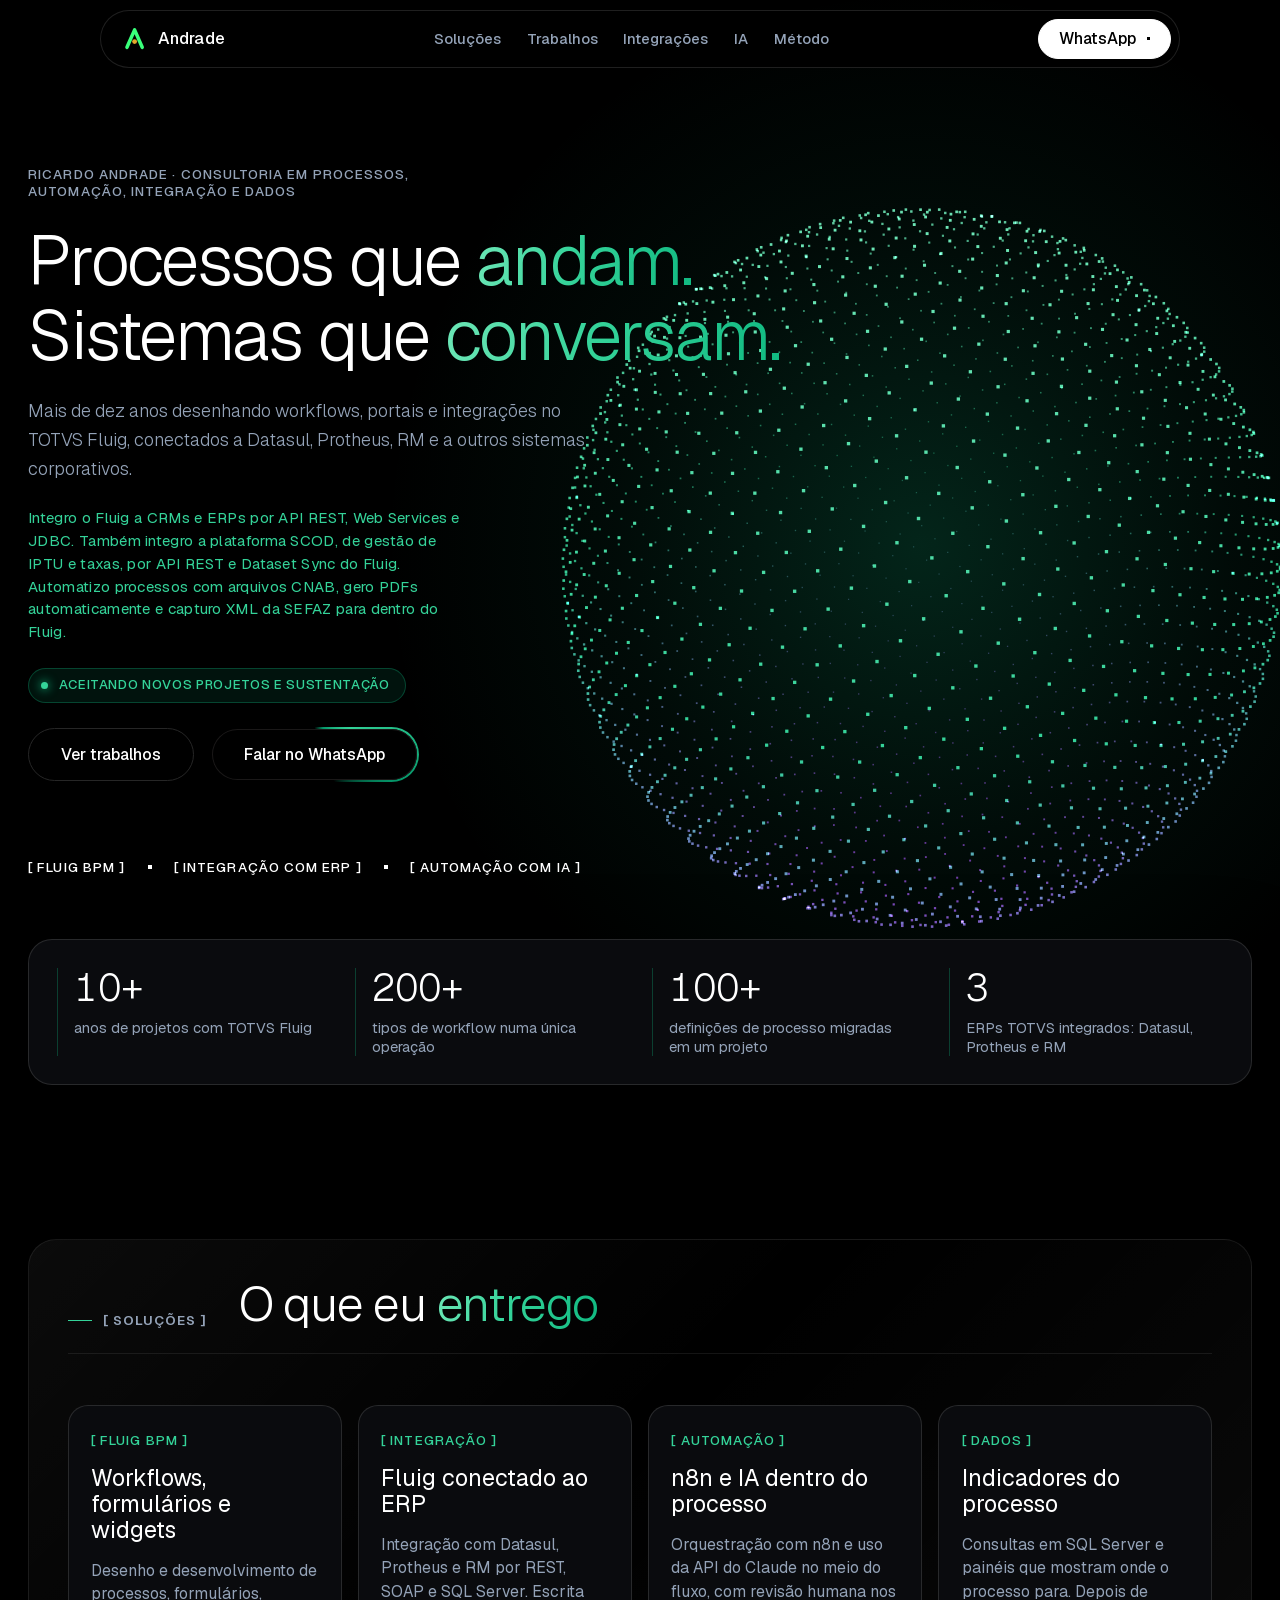
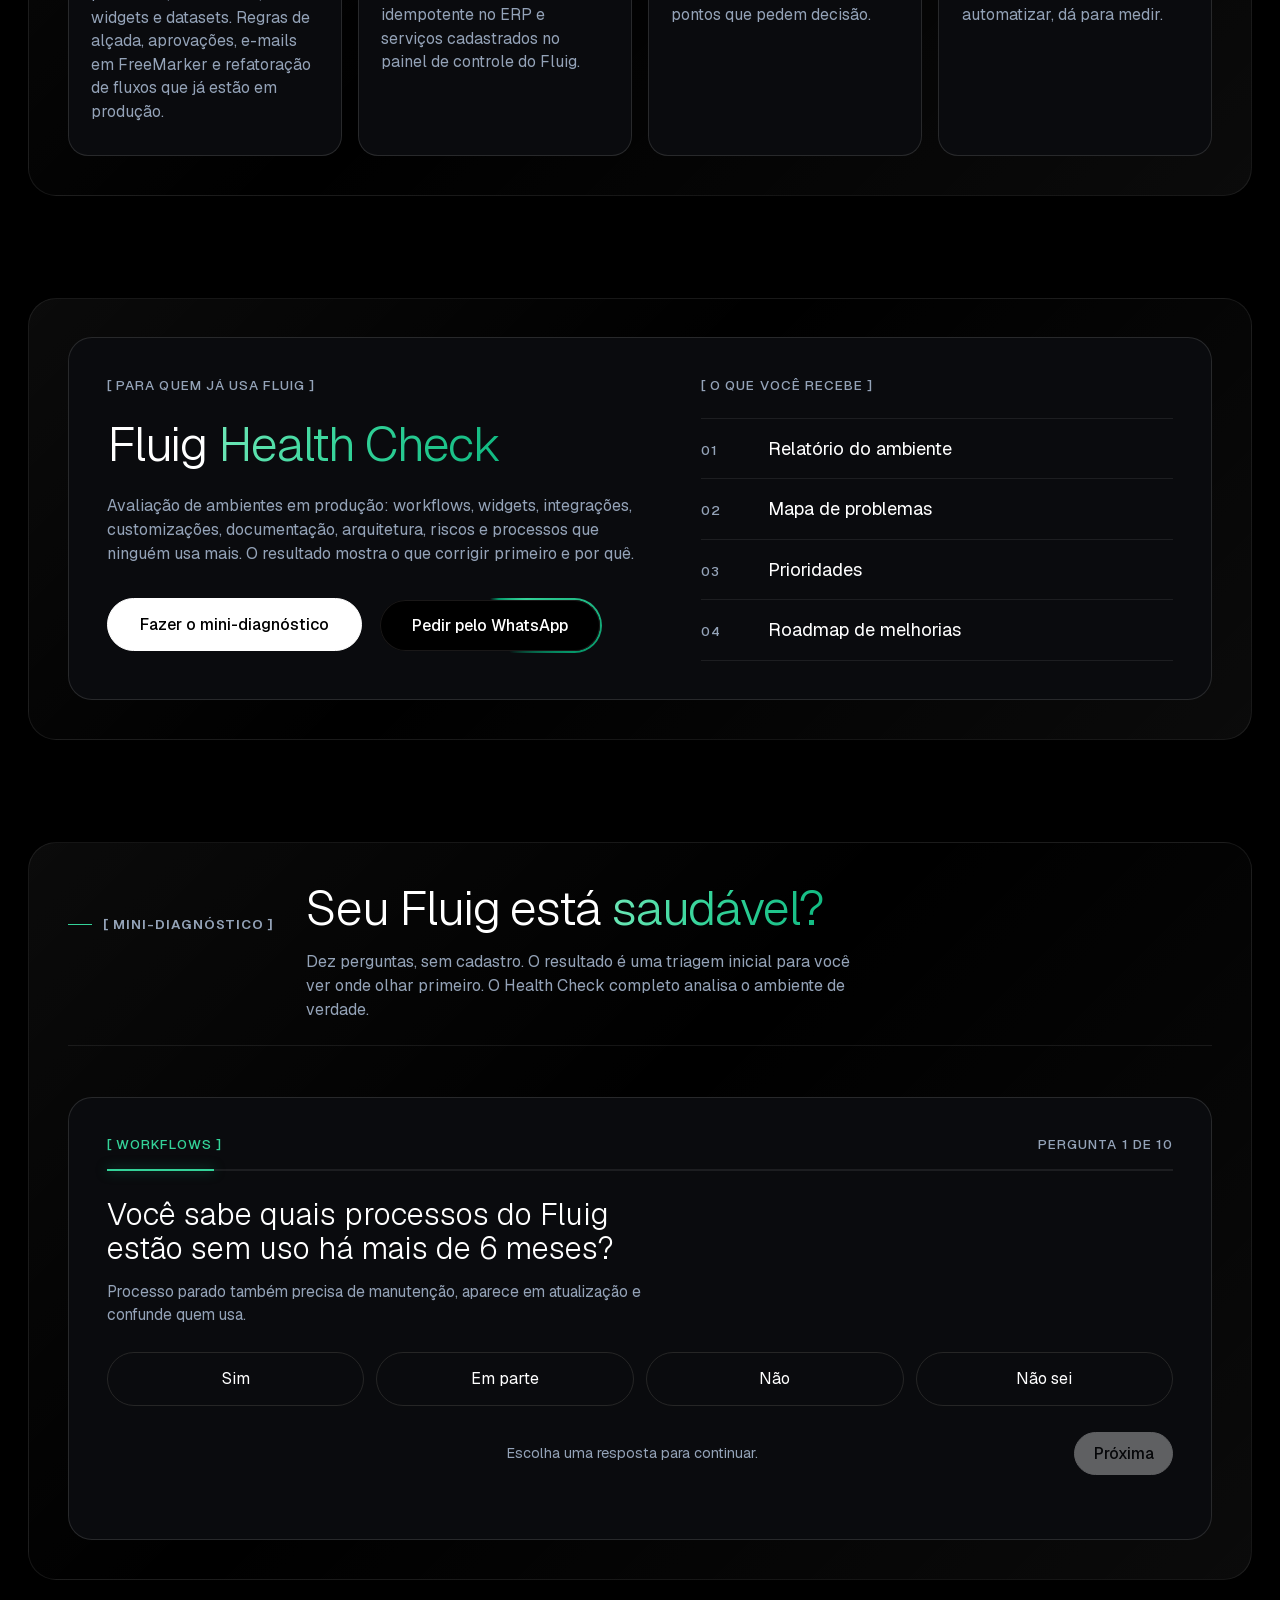
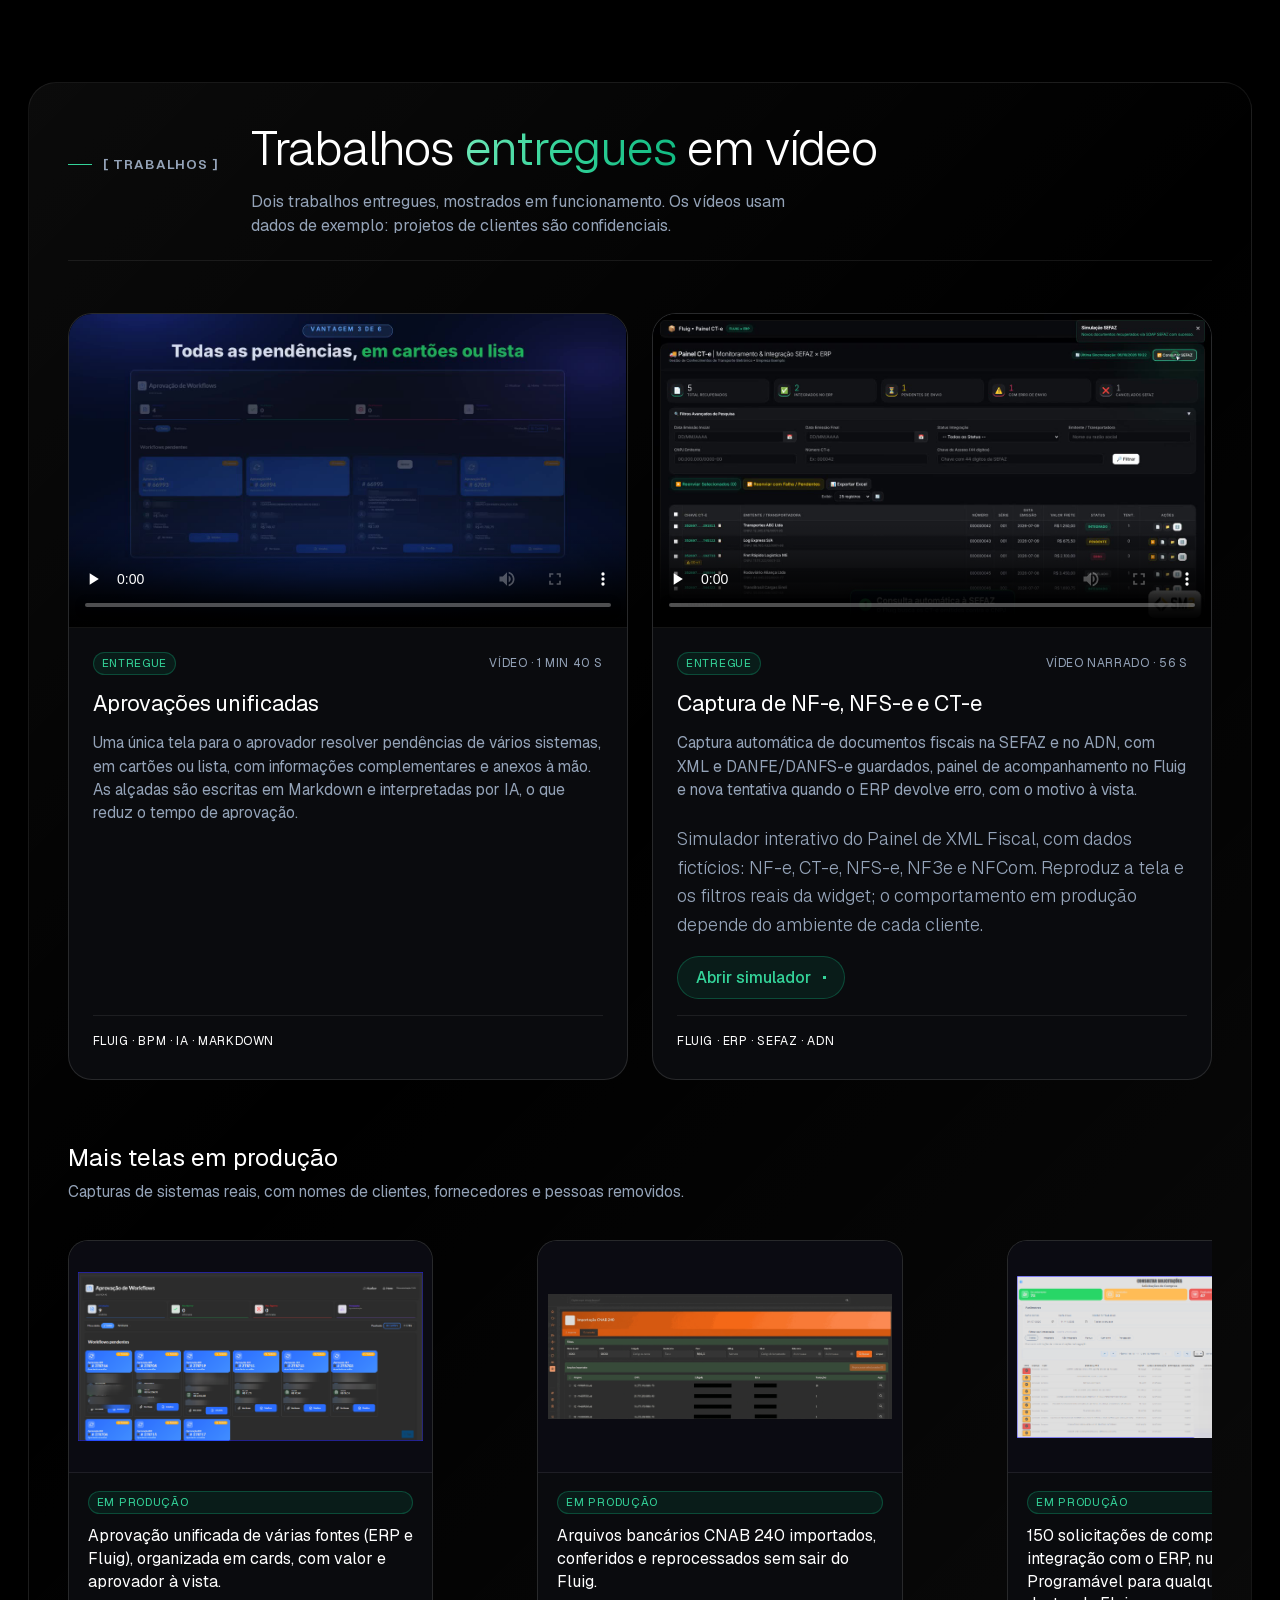
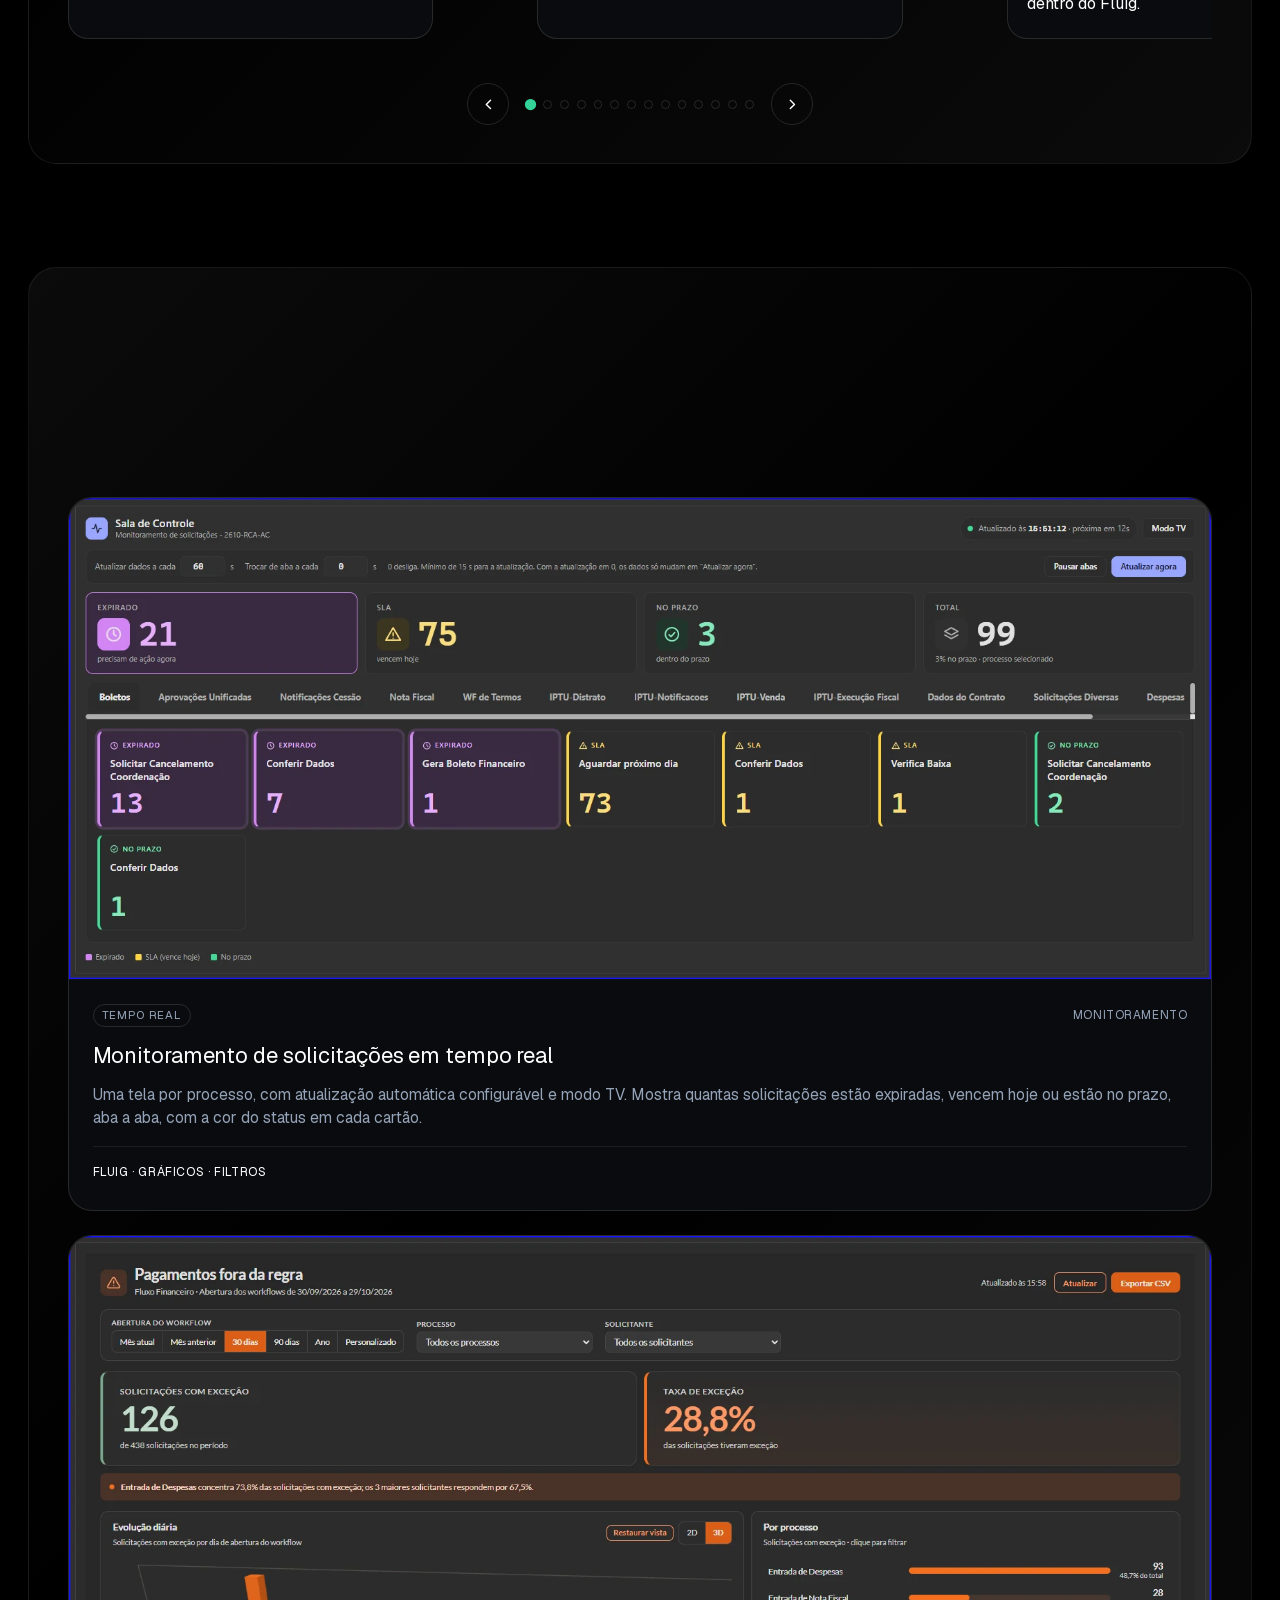
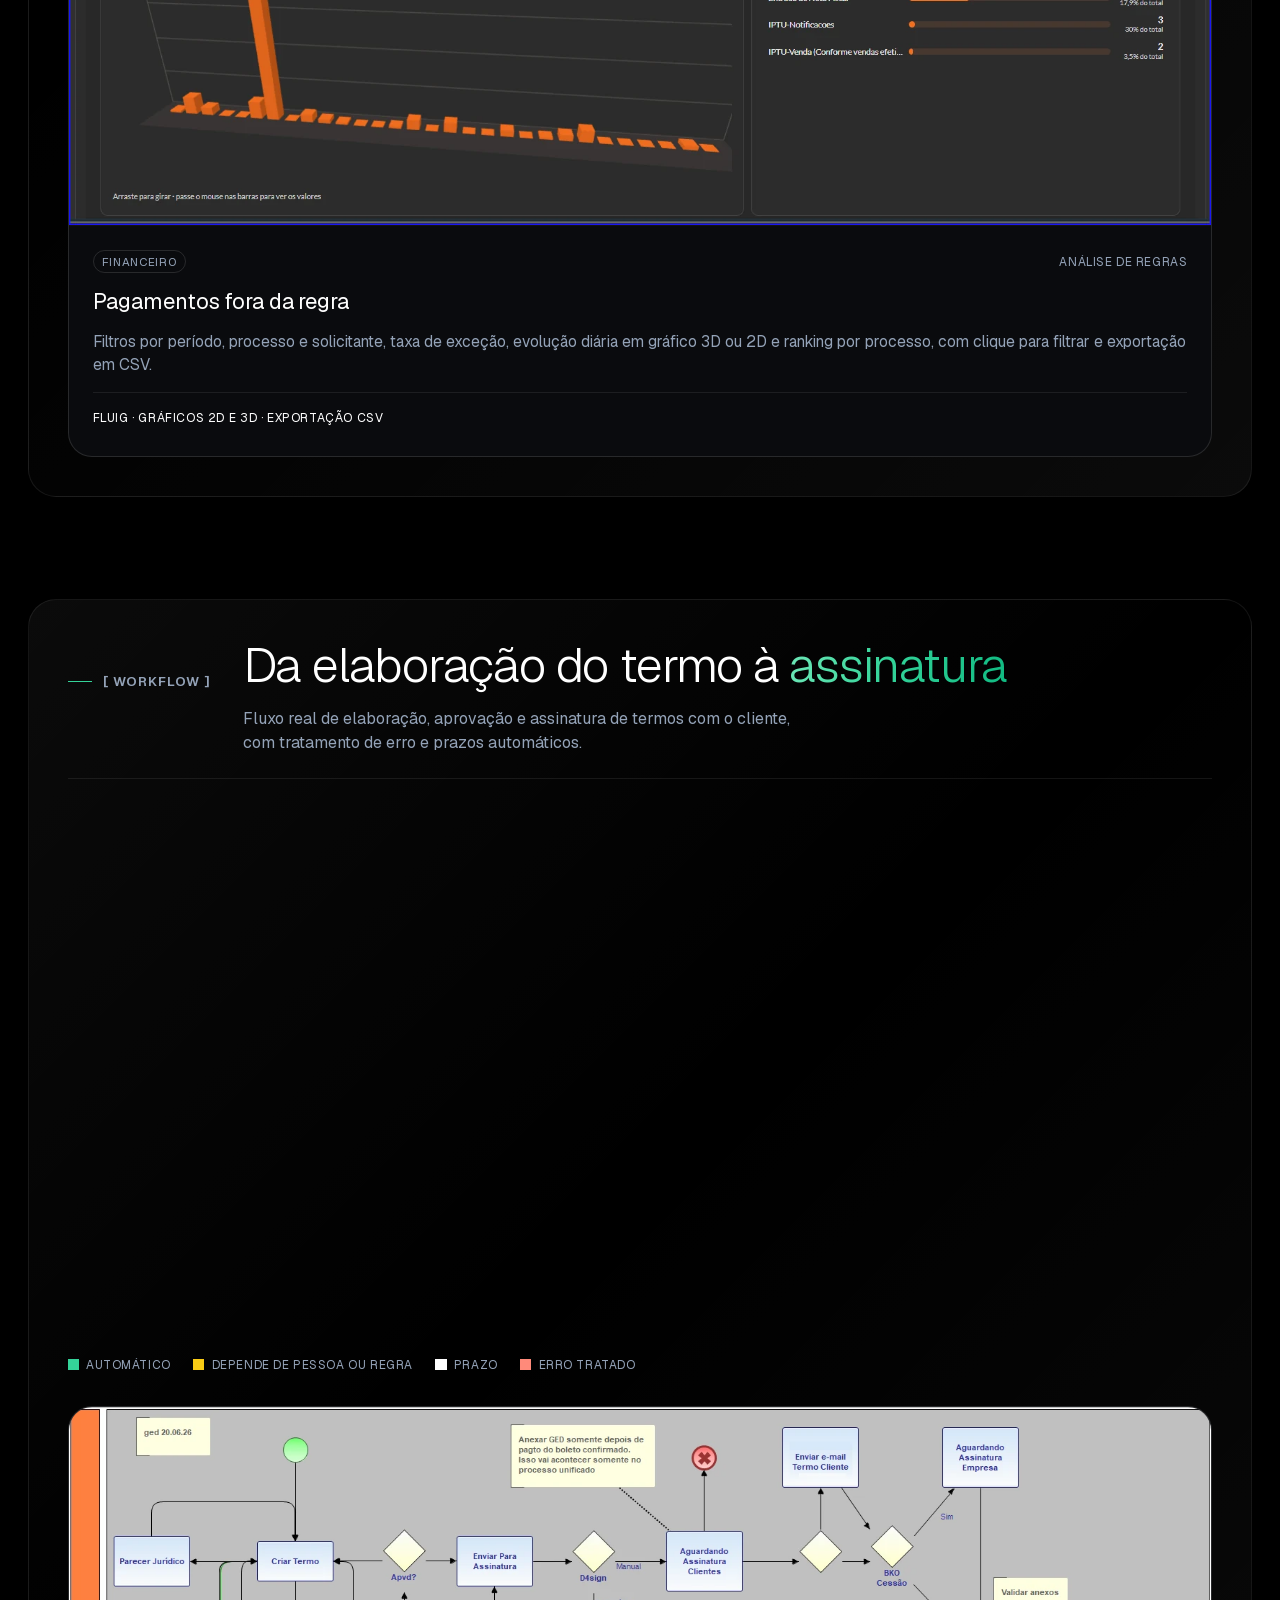
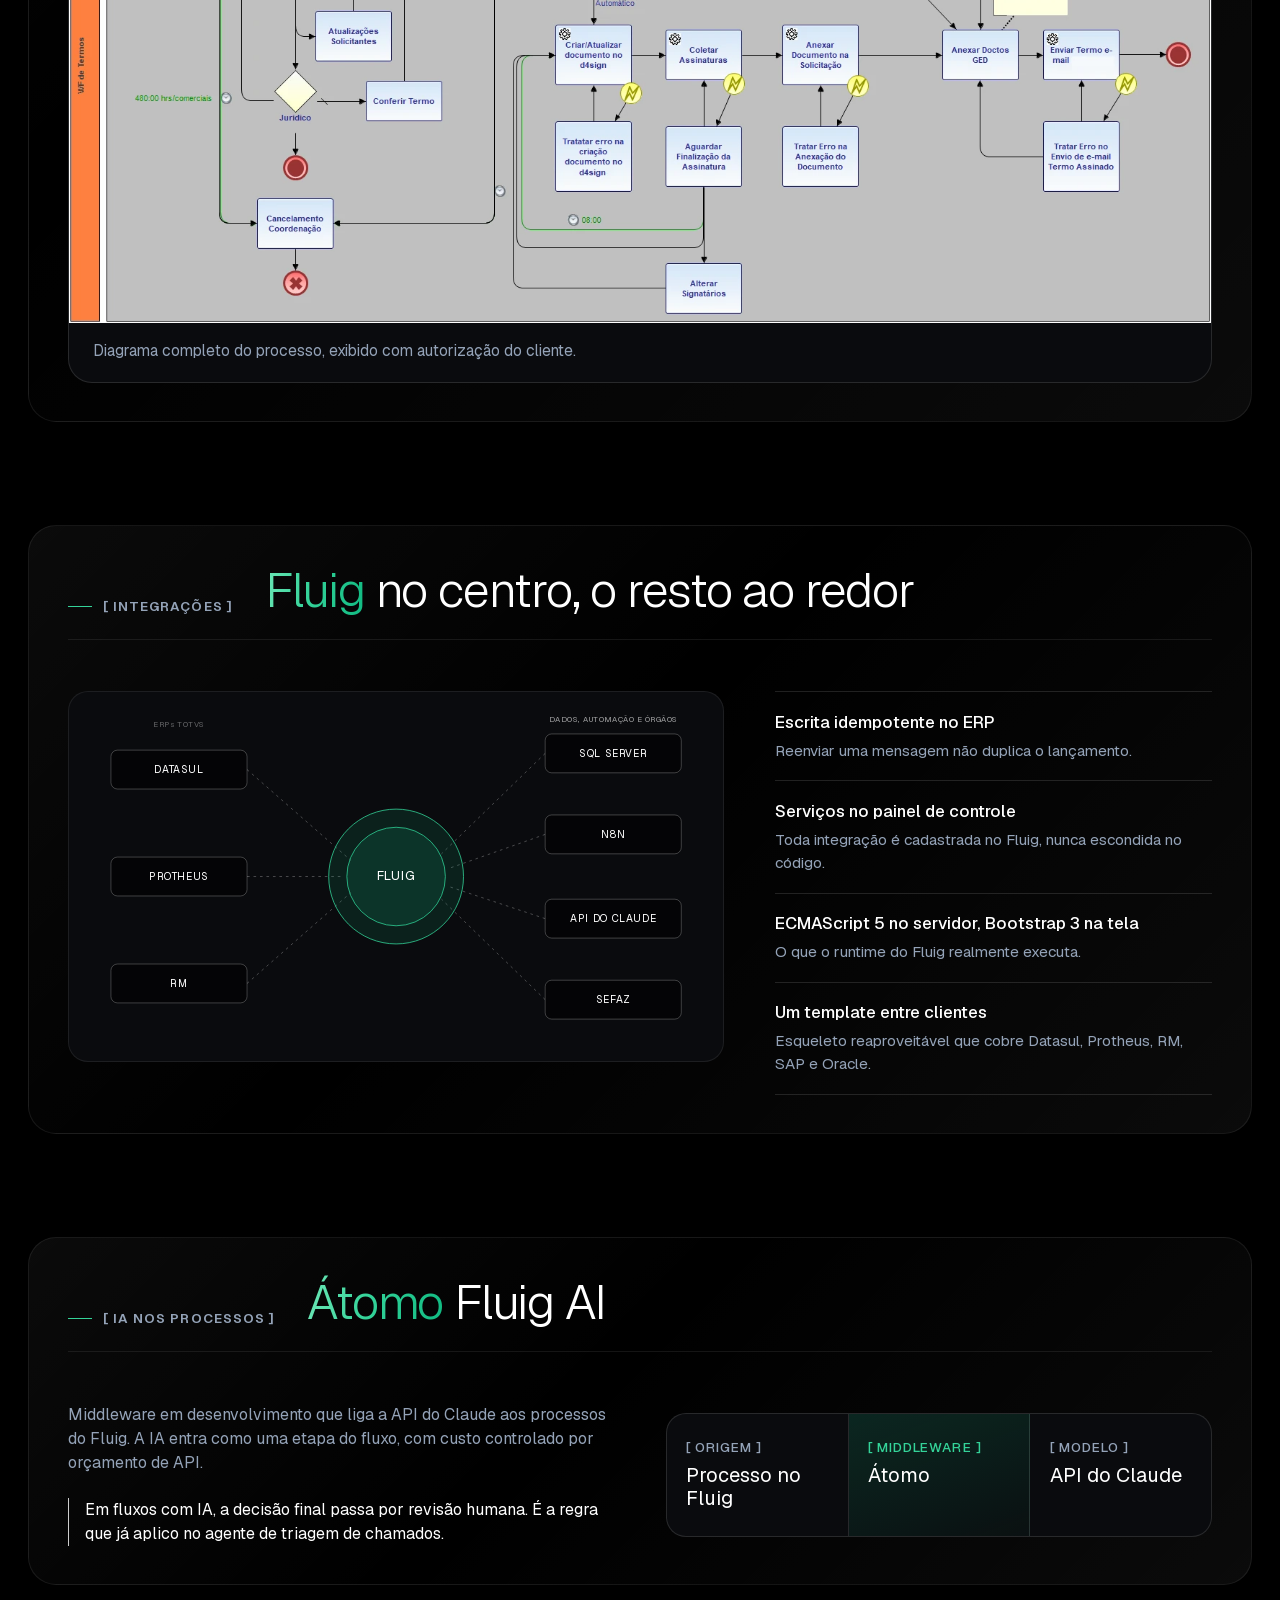
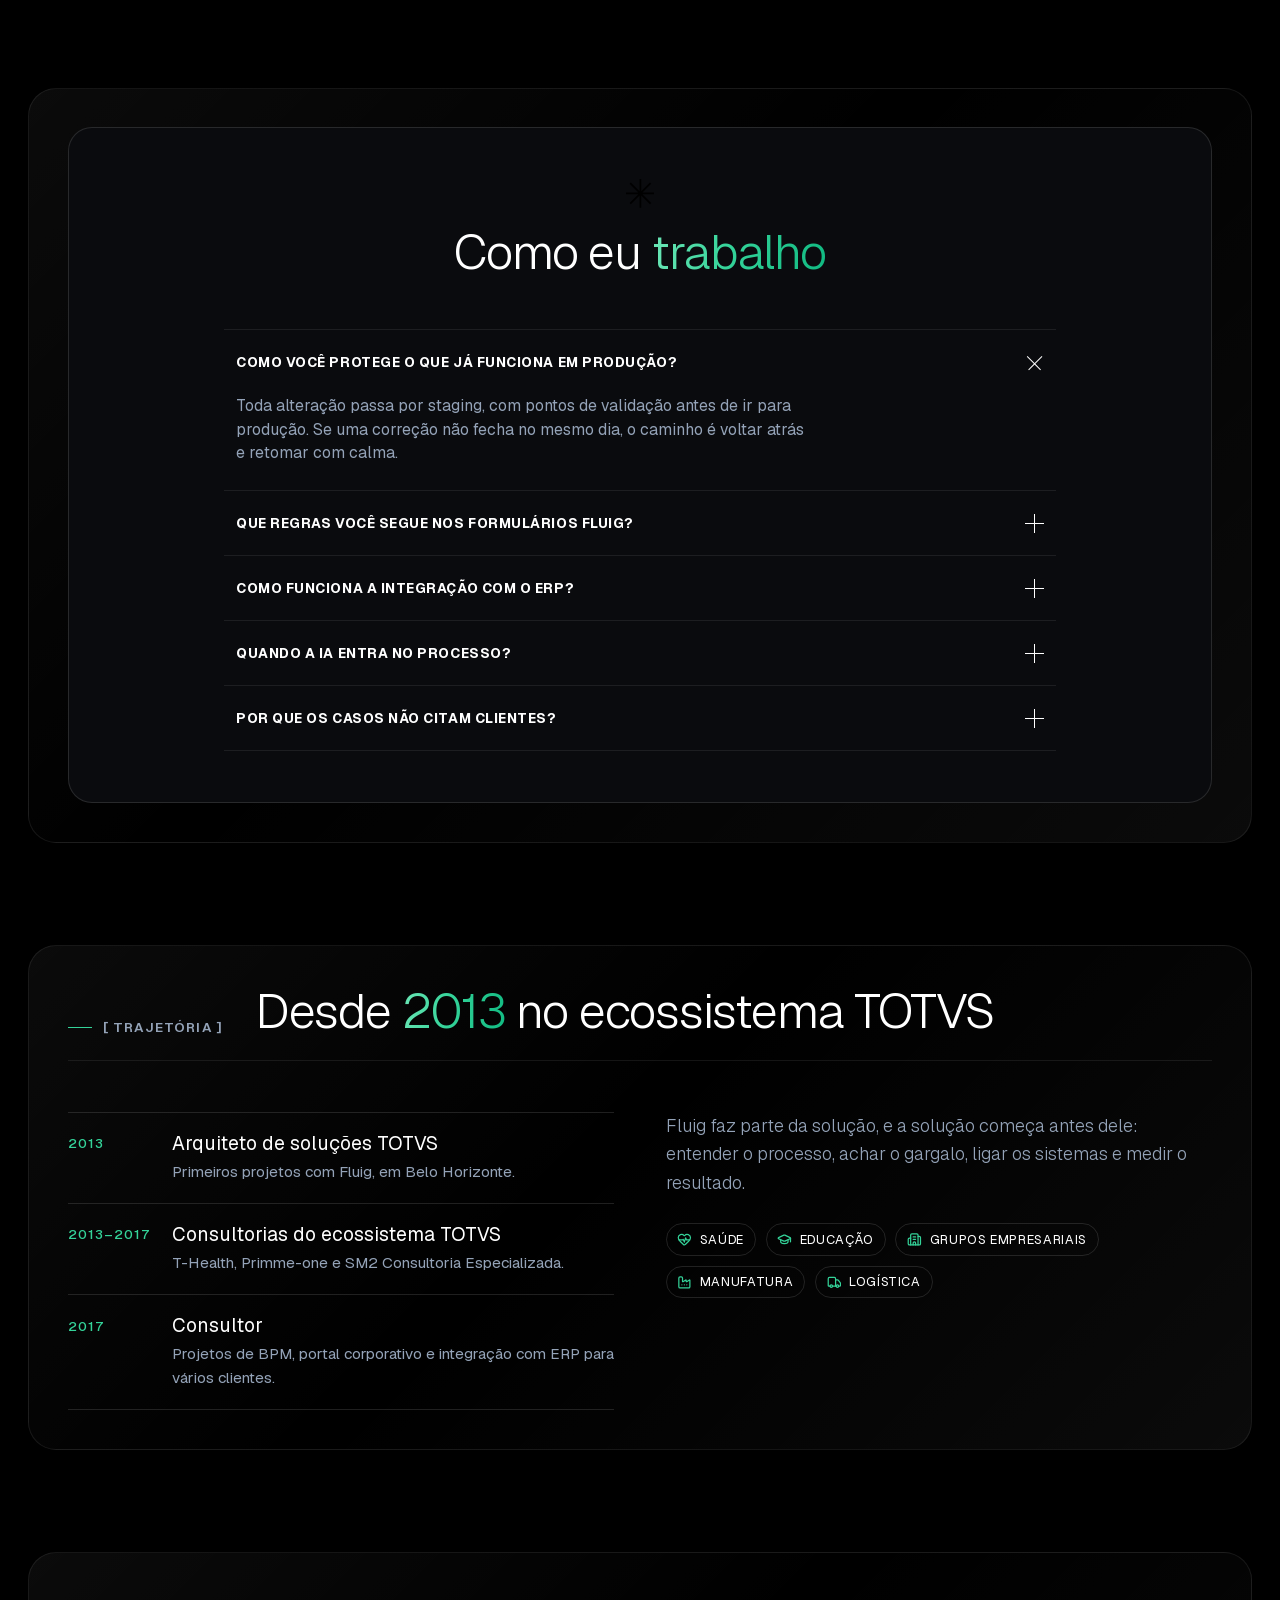
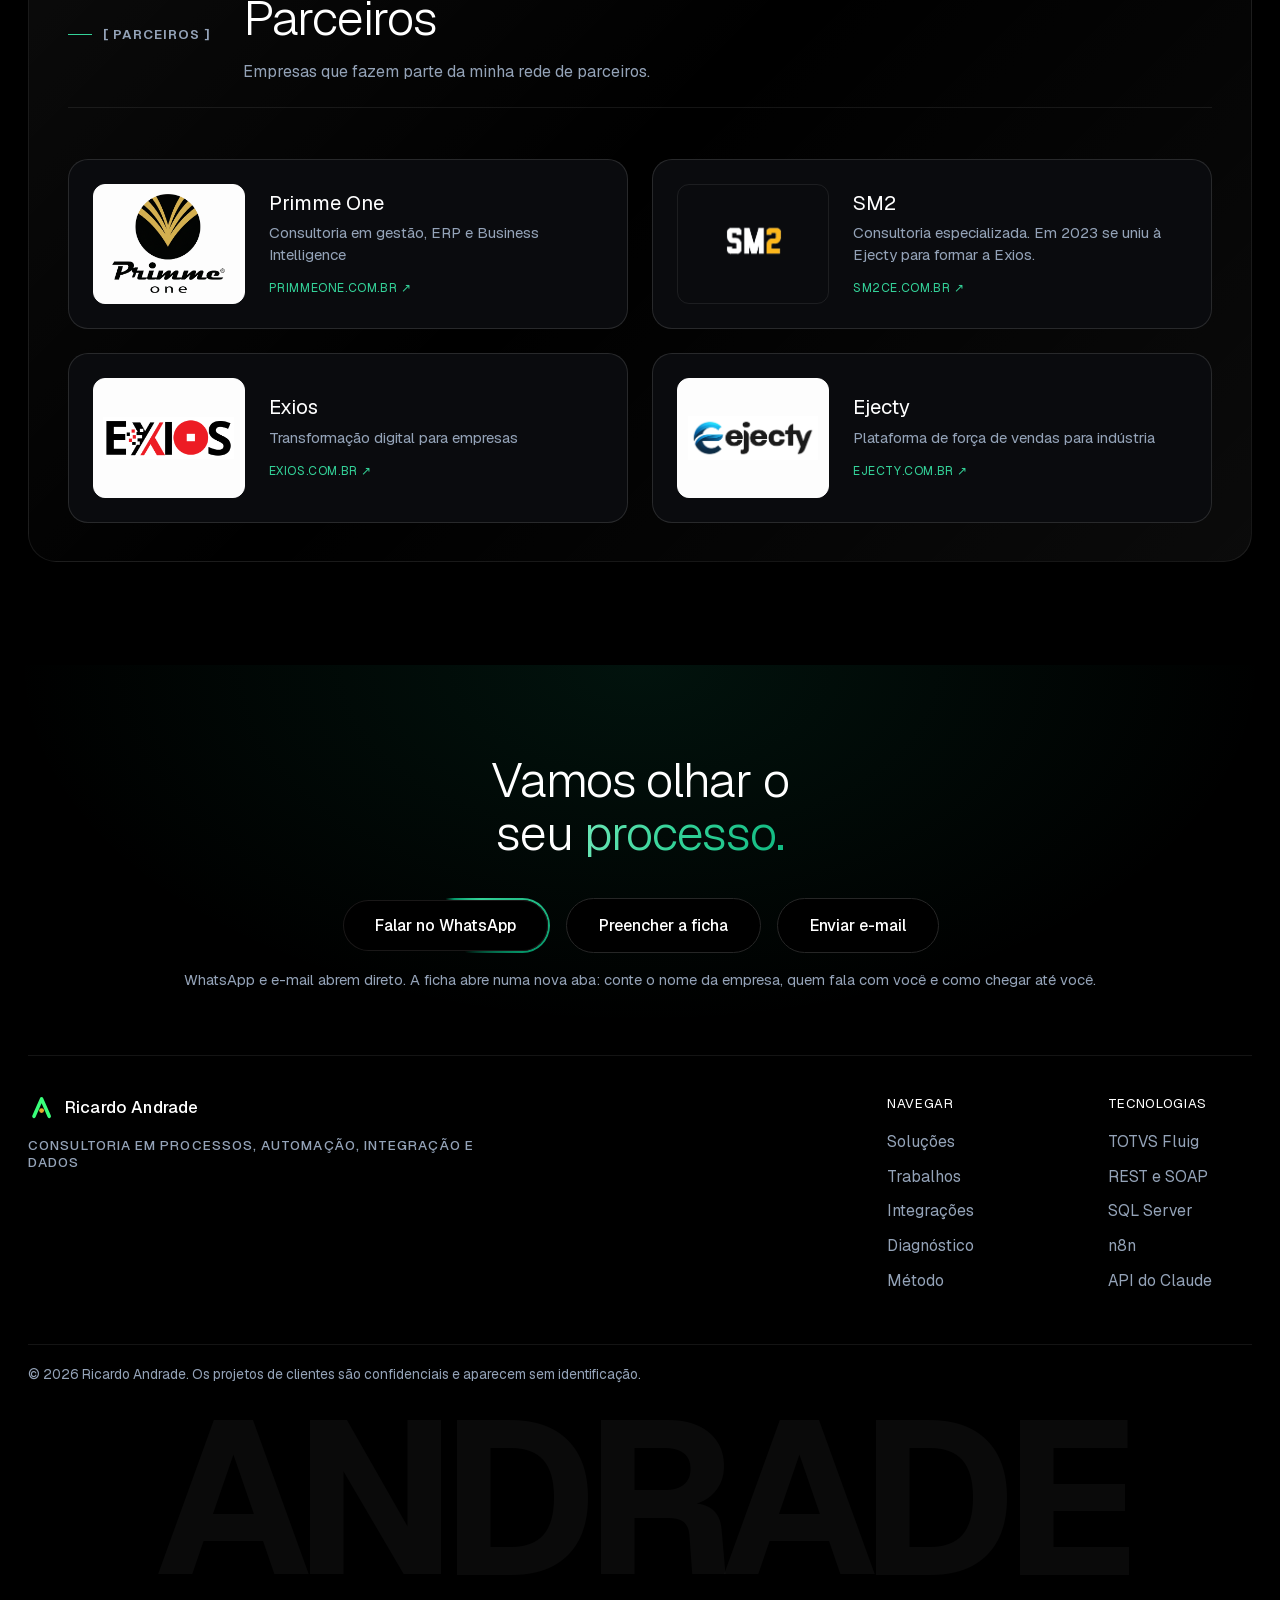
<file: index.html>
<!DOCTYPE html>
<html lang="pt-BR">
<head>
<meta charset="utf-8">
<meta name="viewport" content="width=device-width, initial-scale=1">
<title>Portfólio Ricardo Andrade</title>
<link rel="icon" type="image/svg+xml" href="[data-uri]">
<meta name="claude:viewport-fit-sides" content="cover">
<meta name="description" content="Portfólio de Ricardo Andrade: Fluig BPM, integração com ERP TOTVS e automação com IA.">
<meta property="og:type" content="website">
<meta property="og:site_name" content="Ricardo Andrade">
<meta property="og:title" content="Ricardo Andrade — Fluig BPM e integração com ERP TOTVS">
<meta property="og:description" content="Processos, integrações e automação com TOTVS Fluig, conectados a Datasul, Protheus e RM.">
<meta property="og:url" content="https://rca0261negocios.github.io/portfolio/">
<meta property="og:image" content="https://rca0261negocios.github.io/portfolio/media/og-card.png">
<meta property="og:image:width" content="1200">
<meta property="og:image:height" content="630">
<meta name="twitter:card" content="summary_large_image">
<meta name="twitter:title" content="Ricardo Andrade — Fluig BPM e integração com ERP TOTVS">
<meta name="twitter:image" content="https://rca0261negocios.github.io/portfolio/media/og-card.png">
<style>
/* Layout: palco preto com órbita de partículas no topo; seções sobre o roxo "void"; cartões de papel branco para os trabalhos.
   Sistema: Vesper (fundo #170a2b, sinal #6cf3a3, General Sans + Mulish, bordas hairline, cantos retos). */
@font-face{font-family:"General Sans";font-weight:300;font-style:normal;font-display:swap;src:url([data-uri]) format("woff2")}
@font-face{font-family:"General Sans";font-weight:400;font-style:normal;font-display:swap;src:url([data-uri]) format("woff2")}
@font-face{font-family:"General Sans";font-weight:500;font-style:normal;font-display:swap;src:url([data-uri]) format("woff2")}
@font-face{font-family:"Mulish";font-weight:300 400;font-style:normal;font-display:swap;src:url([data-uri]) format("woff2");unicode-range:U+0000-00FF,U+0131,U+0152-0153,U+02BB-02BC,U+02C6,U+02DA,U+02DC,U+2000-206F,U+20AC,U+2122,U+2191,U+2193,U+2212,U+2215,U+FEFF,U+FFFD}
@font-face{font-family:"Mulish";font-weight:300 400;font-style:normal;font-display:swap;src:url([data-uri]) format("woff2");unicode-range:U+0100-02BA,U+02BD-02C5,U+02C7-02CC,U+02CE-02D7,U+02DD-02FF,U+0304,U+0308,U+0329,U+1D00-1DBF,U+1E00-1E9F,U+1EF2-1EFF,U+2020,U+20A0-20AB,U+20AD-20C0,U+2113,U+2C60-2C7F,U+A720-A7FF}

:root{
  --void:#170a2b;
  --black:#000;
  --chalk:#fdfdfd;
  --signal:#6cf3a3;
  --gold:#e9c46a;
  --signal-deep:#4bd888;
  --paper:#fff;
  --ink:#000;
  --muted:rgba(255,255,255,.72);
  --hair:rgba(255,255,255,.12);
  --line:rgba(255,255,255,.22);
  --glass:rgba(0,0,0,.82);
  --paper-line:rgba(0,0,0,.16);
  --paper-muted:rgba(0,0,0,.68);
  --f-display:"General Sans","Helvetica Neue",Arial,sans-serif;
  --f-tag:"Mulish","Helvetica Neue",Arial,sans-serif;
  --g:clamp(16px,2.2vw,40px);
  color-scheme:dark;
}
*,*::before,*::after{box-sizing:border-box}
html{scroll-behavior:smooth;scroll-padding-top:96px}
body{margin:0;background:var(--void);color:var(--chalk);font-family:var(--f-display);font-size:16px;line-height:1.5;-webkit-font-smoothing:antialiased;overflow-x:clip}
body::before{content:"";position:fixed;inset:0 0 auto;height:env(safe-area-inset-top,0px);background:var(--black);z-index:70}
a{color:inherit;text-decoration:none}
h1,h2,h3,p,ul,ol{margin:0;padding:0}
ul,ol{list-style:none}
button{font:inherit;color:inherit;background:none;border:0;padding:0;cursor:pointer}
:focus-visible{outline:2px solid var(--signal);outline-offset:3px}
.wrap{width:100%;max-width:1680px;margin-inline:auto;padding-left:max(var(--g),env(safe-area-inset-left,0px));padding-right:max(var(--g),env(safe-area-inset-right,0px))}
.sr{position:absolute;width:1px;height:1px;overflow:hidden;clip:rect(0,0,0,0);white-space:nowrap}

/* tipografia */
.tag{font-family:var(--f-tag);font-weight:400;font-size:clamp(.78rem,1.05vw,.95rem);line-height:1.25;letter-spacing:.045em;text-transform:uppercase}
.display{font-weight:300;line-height:.93;letter-spacing:-.012em;text-wrap:balance}
h1.display{font-size:clamp(2.6rem,6.1vw,7rem)}
h2.display{font-size:clamp(2.1rem,4.6vw,5.2rem)}
.lead{font-size:clamp(1rem,1.25vw,1.2rem);line-height:1.45;color:var(--muted);max-width:44ch}
.dot{display:inline-block;width:3px;height:3px;background:currentColor;flex:none}

/* botões */
.ghost{display:inline-flex;align-items:center;gap:.7em;border:1px solid rgba(255,255,255,.5);padding:.7em 1.15em;font-size:1rem;line-height:1.2;white-space:nowrap;transition:background-color .3s,border-color .3s,color .3s}
.ghost:hover{border-color:#fff;background:rgba(255,255,255,.12)}
.ghost:active{background:rgba(255,255,255,.22)}
.ghost.on{background:var(--chalk);color:#000;border-color:var(--chalk)}
.ghost.signal{color:var(--signal)}
.ghost.signal:hover{border-color:var(--signal);background:rgba(108,243,163,.12)}
.cta{display:inline-flex;align-items:stretch;gap:3px}
.cta span{display:flex;align-items:center;padding:1.05em 3.2em;background:transparent;color:#fff;border:1px solid rgba(255,255,255,.6);font-weight:500;font-size:1rem;line-height:1.2;transition:background-color .3s,border-color .3s,color .3s}
.cta:hover span{background:rgba(255,255,255,.12);border-color:#fff}
.cta:active span{background:rgba(255,255,255,.22)}
.cta svg{width:3.1rem;height:3.1rem;flex:none;display:block}
.cta svg{overflow:visible}
.cta svg rect{fill:transparent;stroke:rgba(255,255,255,.6);stroke-width:1;vector-effect:non-scaling-stroke}
.cta svg path{fill:#fff}
.cta.inv span{background:#000;color:#fff}
.cta.inv svg rect{fill:#000}.cta.inv svg path{fill:#fff}
.cta.inv:hover span{background:#222}

/* cabeçalho */
.bar{position:fixed;top:calc(env(safe-area-inset-top,0px) + 10px);left:50%;transform:translateX(-50%);z-index:60;width:min(calc(100% - 32px),980px)}
.bar-in{display:flex;align-items:center;justify-content:space-between;gap:1.5rem;height:3.5rem;padding:.5rem .5rem .5rem 1rem;border:1px solid var(--hair);background:var(--glass);-webkit-backdrop-filter:blur(8px);backdrop-filter:blur(8px)}
.brand{display:flex;align-items:center;gap:.6rem;font-weight:500;font-size:1.05rem;letter-spacing:.01em}
.brand svg{width:1.7rem;height:1.7rem;display:block;flex:none}
.nav{display:flex;gap:clamp(1rem,2vw,2.2rem);font-size:.98rem}
.nav a{transition:color .3s}.nav a:hover{color:var(--signal)}
.bar-in>.ghost{align-self:stretch;padding-block:0}
.burger{display:none;position:relative;width:2.5rem;height:2.5rem}
.burger span{position:absolute;left:.625rem;width:1.25rem;height:1px;background:#fff;transition:transform .35s cubic-bezier(.3,1.3,.5,1)}
.burger span:first-child{top:calc(50% - 5px)}.burger span:last-child{top:calc(50% + 5px)}
.burger[aria-expanded="true"] span:first-child{transform:translateY(5px) rotate(45deg)}
.burger[aria-expanded="true"] span:last-child{transform:translateY(-5px) rotate(-45deg)}
.sheet{position:absolute;top:calc(100% + .5rem);left:0;right:0;display:flex;flex-direction:column;padding:1.25rem;border:1px solid var(--hair);background:rgba(0,0,0,.92);-webkit-backdrop-filter:blur(8px);backdrop-filter:blur(8px);transition:opacity .35s,transform .35s}
.sheet[hidden]{display:flex!important;opacity:0;transform:translateY(-12px);pointer-events:none;visibility:hidden}
.sheet a{padding:.75rem 0}
.sheet .ghost{justify-content:center;margin-top:.75rem}
@media (max-width:900px){.nav,.bar>.bar-in>.ghost{display:none}.burger{display:block}}

/* destaques: verde neon (signal) e dourado */
.hl{background:linear-gradient(100deg,#6cf3a3 0%,#b8f5a8 40%,#e9c46a 78%,#f6dc8e 100%);-webkit-background-clip:text;background-clip:text;color:transparent;background-size:200% 100%;animation:hl-shift 7s ease-in-out infinite}
@keyframes hl-shift{0%,100%{background-position:0% 50%}50%{background-position:100% 50%}}
.stat b{color:var(--gold)}
.head .tag{color:var(--signal)}
@media (prefers-reduced-motion:reduce){.hl{animation:none}}

/* hero */
.hero{position:relative;background:var(--black);overflow:hidden;isolation:isolate}
.hero::before{content:"";position:absolute;inset:0;z-index:-2;background:radial-gradient(60% 70% at 72% 48%,rgba(201,168,255,.22) 0,rgba(88,46,255,.10) 38%,transparent 70%)}
.hero::after{content:"";position:absolute;left:0;right:0;bottom:0;height:160px;z-index:-1;background:linear-gradient(to bottom,transparent,var(--void))}
#orb{position:absolute;inset:0;width:100%;height:100%;z-index:-1;display:block}
.hero-in{padding-top:clamp(7.5rem,13vw,12rem);padding-bottom:clamp(2.5rem,4vw,4rem);display:flex;flex-direction:column;gap:clamp(2rem,3vw,3.2rem)}
.hero-copy{display:flex;flex-direction:column;gap:1.5rem;align-items:flex-start;max-width:min(100%,56rem)}
.hero-copy .tag{color:var(--muted);max-width:46ch}
.hero-tags{display:flex;flex-wrap:wrap;align-items:center;gap:.75rem 1.4rem;margin-top:clamp(1rem,3vw,3rem)}
.hero-tags .dot{width:4px;height:4px;background:#fff}
.hero-note{color:var(--signal);font-family:var(--f-tag);font-size:.95rem;letter-spacing:.02em;line-height:1.5;max-width:44ch}
.stats{display:grid;grid-template-columns:repeat(4,1fr);border-top:1px solid var(--line);padding-top:1.5rem;gap:1.5rem;margin-top:clamp(.5rem,2vw,2rem)}
.stat{border-left:1px solid rgba(255,255,255,.8);padding-left:1rem;display:flex;flex-direction:column;gap:.7rem}
.stat b{font-family:var(--f-tag);font-weight:300;font-size:clamp(2rem,3vw,3.3rem);line-height:1;font-variant-numeric:tabular-nums}
.stat span{font-family:var(--f-tag);font-size:.92rem;line-height:1.3;color:var(--muted);max-width:24ch}
@media (max-width:760px){.stats{grid-template-columns:1fr 1fr}}
@keyframes rise{from{opacity:0;filter:blur(10px);transform:translateY(16px)}to{opacity:1;filter:none;transform:none}}
.rise{animation:rise .85s cubic-bezier(.22,1,.36,1) both}
.d1{animation-delay:.05s}.d2{animation-delay:.12s}.d3{animation-delay:.22s}.d4{animation-delay:.3s}.d5{animation-delay:.38s}

/* seções */
section{position:relative}
.sec{padding-block:clamp(4rem,8vw,8rem)}
.head{display:flex;align-items:baseline;gap:clamp(1rem,2.5vw,2.5rem);padding-bottom:1.4rem;margin-bottom:clamp(2rem,4vw,3.5rem);border-bottom:1px solid var(--line)}
.head .tag{flex:none;color:var(--muted)}
.head p{color:var(--muted);max-width:52ch;margin-top:1rem}
.head-main{min-width:0}
@media (max-width:700px){.head{flex-direction:column;gap:.9rem}}

/* soluções */
.sol{display:grid;grid-template-columns:repeat(4,1fr);gap:0;border-top:1px solid var(--hair);border-left:1px solid var(--hair)}
.sol article{padding:1.6rem 1.4rem 2rem;border-right:1px solid var(--hair);border-bottom:1px solid var(--hair);display:flex;flex-direction:column;gap:1rem;background:rgba(0,0,0,.18);min-width:0}
.sol .tag{color:var(--signal)}
.sol h3{font-weight:400;font-size:1.45rem;line-height:1.12}
.sol p{color:var(--muted);font-size:.98rem}
@media (max-width:1100px){.sol{grid-template-columns:1fr 1fr}}
@media (max-width:600px){.sol{grid-template-columns:1fr}}

/* health check (cartão de papel) */
.paper{background:transparent;color:var(--chalk);border:1px solid var(--hair);--ink:var(--chalk);--paper-line:rgba(255,255,255,.16);--paper-muted:rgba(253,253,253,.68)}
.hc{display:grid;grid-template-columns:1.15fr 1fr;gap:clamp(1.5rem,4vw,5rem);padding:clamp(1.5rem,3vw,3rem)}
.hc h2{max-width:12ch}
.hc .col{display:flex;flex-direction:column;gap:1.5rem;min-width:0}
.hc p{color:var(--paper-muted);max-width:52ch}
.deliver{border-top:1px solid var(--paper-line)}
.deliver li{display:flex;gap:1rem;align-items:baseline;padding:1rem 0;border-bottom:1px solid var(--paper-line)}
.deliver .tag{width:3.2rem;flex:none;color:var(--paper-muted)}
.deliver span.t{font-size:1.15rem}
.hc .cta{align-self:flex-start;margin-top:.5rem}
@media (max-width:900px){.hc{grid-template-columns:1fr}}

/* trabalhos */
.vids{display:grid;grid-template-columns:1fr 1fr;gap:clamp(1rem,2vw,1.5rem);margin-bottom:0}
.vid{margin:0;display:flex;flex-direction:column;min-width:0}
.vid video{display:block;width:100%;aspect-ratio:16/9;background:#000;border-bottom:1px solid var(--paper-line)}
.vid-b{padding:1.5rem 1.5rem 1.8rem;display:flex;flex-direction:column;gap:1rem;flex:1}
.vid-b h3{font-weight:400;font-size:clamp(1.3rem,1.7vw,1.65rem);line-height:1.12;letter-spacing:-.005em}
.vid-b p.d{color:var(--paper-muted);font-size:.97rem;line-height:1.5}
.vid-b .stack{margin-top:auto;padding-top:1rem;border-top:1px solid var(--paper-line);font-family:var(--f-tag);font-size:.76rem;letter-spacing:.05em;text-transform:uppercase}
@media (max-width:800px){.vids{grid-template-columns:1fr}}
.vids.one{grid-template-columns:1fr}
.vid img{display:block;width:100%;height:auto;background:#000;border-bottom:1px solid var(--paper-line)}
#indicadores .vid{overflow:hidden}
.js #indicadores .vid img{clip-path:inset(0 0 100% 0);transform:scale(1.04);transition:clip-path 1.2s cubic-bezier(.22,1,.36,1),transform 1.6s cubic-bezier(.22,1,.36,1)}
.js #indicadores .vid.in img{clip-path:inset(0 0 0 0);transform:none}
@media (prefers-reduced-motion:reduce){.js #indicadores .vid img{clip-path:none;transform:none;transition:none}}
.vid .seg-x{font-family:var(--f-tag);font-size:.72rem;letter-spacing:.06em;text-transform:uppercase;border:1px solid var(--ink);padding:.32em .7em;line-height:1.2}
.filters{display:flex;flex-wrap:wrap;gap:.6rem;margin-bottom:1.4rem;align-items:center}
.filters .count{margin-left:auto;color:var(--muted)}
.cases{display:grid;grid-template-columns:repeat(3,1fr);border:0;border-top:1px solid var(--paper-line);border-left:1px solid var(--paper-line)}
.case code{font-family:ui-monospace,SFMono-Regular,Menlo,Consolas,monospace;font-size:.88em;background:rgba(255,255,255,.08);padding:.08em .35em;overflow-wrap:anywhere}
.case{padding:1.5rem 1.5rem 1.8rem;border-right:1px solid var(--paper-line);border-bottom:1px solid var(--paper-line);display:flex;flex-direction:column;gap:1rem;min-width:0}
.case[hidden]{display:none}
.case-top{display:flex;justify-content:space-between;align-items:center;gap:.8rem;flex-wrap:wrap}
.chip{font-family:var(--f-tag);font-size:.72rem;letter-spacing:.06em;text-transform:uppercase;padding:.32em .7em;border:1px solid var(--ink);line-height:1.2}
.chip.s{background:rgba(253,253,253,.14);color:var(--chalk);border-color:var(--chalk)}
.chip.o{background:transparent;color:var(--ink)}
.chip.d{background:transparent;color:var(--ink);border-style:dashed}
.seg{font-family:var(--f-tag);font-size:.74rem;letter-spacing:.05em;text-transform:uppercase;color:var(--paper-muted)}
.case h3{font-weight:400;font-size:clamp(1.3rem,1.7vw,1.65rem);line-height:1.12;letter-spacing:-.005em;text-wrap:balance}
.case p.d{color:var(--paper-muted);font-size:.97rem;line-height:1.5}
.case .stack{margin-top:auto;padding-top:1rem;border-top:1px solid var(--paper-line);font-family:var(--f-tag);font-size:.76rem;letter-spacing:.05em;text-transform:uppercase}
@media (max-width:1150px){.cases{grid-template-columns:1fr 1fr}}
@media (max-width:700px){.cases{grid-template-columns:1fr}.filters .count{margin-left:0;width:100%}}

/* galeria de trabalhos (carrossel 3x3) */
.gal-head{margin:clamp(2.6rem,5vw,4.2rem) 0 1.3rem;display:flex;flex-direction:column;gap:.5rem}
.gal-head h3{font-weight:400;font-size:clamp(1.3rem,1.9vw,1.75rem);line-height:1.15}
.gal-sub{color:var(--muted);max-width:62ch;font-size:.97rem;line-height:1.5}
.gal{position:relative}
.gal-track{display:flex;gap:clamp(1rem,2vw,1.5rem);overflow-x:auto;scroll-snap-type:x mandatory;scroll-behavior:smooth;-webkit-overflow-scrolling:touch;padding-bottom:.4rem;scrollbar-width:none}
.gal-track::-webkit-scrollbar{display:none}
.gcard{scroll-snap-align:start;flex:0 0 calc((100% - 2*clamp(1rem,2vw,1.5rem))/3);min-width:0;display:flex;flex-direction:column;overflow:hidden}
.gcard .gshot-frame{position:relative;width:100%;aspect-ratio:16/10.2;background:#0b0b12;border-bottom:1px solid var(--paper-line);display:flex;align-items:center;justify-content:center;padding:.6rem;box-sizing:border-box;overflow:hidden}
.gcard .gshot{display:block;max-width:100%;max-height:100%;width:auto;height:auto;object-fit:contain;-webkit-user-drag:none;user-select:none;pointer-events:none}
.gcard figcaption{padding:1.1rem 1.2rem 1.35rem;display:flex;flex-direction:column;gap:.7rem;flex:1}
.gcard .hook{font-size:1rem;line-height:1.42;color:var(--chalk)}
.gal-track{cursor:grab;user-select:none}
.gal-track.dragging{cursor:grabbing;scroll-snap-type:none;scroll-behavior:auto}
.gal-nav{display:flex;justify-content:center;align-items:center;gap:1.1rem;margin-top:1.4rem}
.gal-btn{width:2.6rem;height:2.6rem;flex:none;border:1px solid var(--line);background:transparent;color:var(--chalk);display:flex;align-items:center;justify-content:center;cursor:pointer;transition:background-color .3s,border-color .3s}
.gal-btn:hover{background:rgba(108,243,163,.1);border-color:var(--signal)}
.gal-btn:disabled{opacity:.35;cursor:default}
.gal-btn:disabled:hover{background:transparent;border-color:var(--line)}
.gal-btn svg{width:1.05rem;height:1.05rem;stroke:currentColor;fill:none;stroke-width:2;stroke-linecap:round;stroke-linejoin:round}
.gal-dots{display:flex;align-items:center;flex-wrap:wrap;justify-content:center;gap:.5rem;max-width:min(60vw,24rem)}
.gal-dot{width:.55rem;height:.55rem;flex:none;padding:0;border:1px solid var(--line);border-radius:50%;background:transparent;cursor:pointer;transition:background-color .3s,border-color .3s,transform .3s}
.gal-dot:hover{border-color:var(--signal)}
.gal-dot.on{background:var(--signal);border-color:var(--signal);transform:scale(1.25)}
@media (max-width:1000px){.gcard{flex-basis:calc((100% - clamp(1rem,2vw,1.5rem))/2)}}
@media (max-width:620px){.gcard{flex-basis:86%}}

/* workflow de termos */
.wf{list-style:none;display:grid;grid-template-columns:repeat(4,1fr);gap:0;margin:0;padding:0;border-top:1px solid var(--hair);border-left:1px solid var(--hair);counter-reset:n}
.wf-n{position:relative;border-right:1px solid var(--hair);border-bottom:1px solid var(--hair);padding:1.6rem 1.4rem 1.8rem;display:flex;flex-direction:column;gap:.75rem;background:rgba(0,0,0,.18);min-width:0;transition:background-color .5s cubic-bezier(.22,1,.36,1)}
.wf-n:hover{background:rgba(108,243,163,.06)}
.wf-n::before{counter-increment:n;content:counter(n,decimal-leading-zero);font-family:var(--f-tag);font-size:.8rem;letter-spacing:.06em;color:var(--signal)}
.wf-n h3{font-weight:400;font-size:1.25rem;line-height:1.15}
.wf-n p{color:var(--muted);font-size:.95rem;line-height:1.5}
.wf-k{font-family:var(--f-tag);font-size:.7rem;letter-spacing:.06em;text-transform:uppercase;color:var(--muted);margin-top:auto}
.wf-n.auto{box-shadow:inset 0 2px 0 var(--signal)}
.wf-n.human{box-shadow:inset 0 2px 0 var(--gold)}
.wf-n.prazo{box-shadow:inset 0 2px 0 var(--chalk)}
.wf-n.erro{box-shadow:inset 0 2px 0 #ff8a7a}
.wf-n.regra{box-shadow:inset 0 2px 0 var(--gold)}
.wf-legend{display:flex;flex-wrap:wrap;gap:.5rem 1.4rem;margin-top:1.6rem;font-family:var(--f-tag);font-size:.74rem;letter-spacing:.05em;text-transform:uppercase;color:var(--muted)}
.wf-legend i{display:inline-block;width:.7rem;height:.7rem;margin-right:.45rem;vertical-align:-.05em}
.wf-diagram{margin:2rem 0 0;overflow:hidden}
.wf-diagram img{display:block;width:100%;height:auto}
.js .wf-diagram img{clip-path:inset(0 0 100% 0);transform:scale(1.03);transition:clip-path 1.6s cubic-bezier(.22,1,.36,1),transform 2s cubic-bezier(.22,1,.36,1)}
.js .wf-diagram.in img{clip-path:inset(0 0 0 0);transform:none}
@media (prefers-reduced-motion:reduce){.js .wf-diagram img{clip-path:none;transform:none;transition:none}}
.wf-diagram figcaption{padding:1rem 1.5rem 1.2rem}
.wf-diagram .d{color:var(--paper-muted);font-size:.9rem}
@media (max-width:1100px){.wf{grid-template-columns:1fr 1fr}}
@media (max-width:600px){.wf{grid-template-columns:1fr}}

/* integrações */
.int{display:grid;grid-template-columns:1.5fr 1fr;gap:clamp(1.5rem,4vw,4rem);align-items:start}
.map{border:1px solid var(--hair);background:rgba(0,0,0,.28);padding:1rem;min-width:0}
.map svg{display:block;width:100%;height:auto}
.map text{font-family:var(--f-tag);fill:var(--chalk);letter-spacing:.06em}
.map .n rect{fill:rgba(0,0,0,.6);stroke:rgba(255,255,255,.35)}
.map .hub circle{fill:rgba(88,46,255,.18);stroke:var(--signal);stroke-width:1.2}
.map .edge{stroke:rgba(255,255,255,.4);stroke-width:1;stroke-dasharray:4 6;animation:flow 1.6s linear infinite}
@keyframes flow{to{stroke-dashoffset:-20}}
.map-list{display:none;flex-wrap:wrap;gap:.6rem}
.map-list li{border:1px solid rgba(255,255,255,.35);padding:.45em .8em;font-family:var(--f-tag);font-size:.82rem;letter-spacing:.05em;text-transform:uppercase}
.map-list li.hub{border-color:var(--signal);color:var(--signal)}
.rules{display:flex;flex-direction:column;border-top:1px solid var(--line)}
.rules li{padding:1.1rem 0;border-bottom:1px solid var(--line);display:flex;flex-direction:column;gap:.3rem}
.rules b{font-weight:500;font-size:1.05rem}
.rules span{color:var(--muted);font-size:.96rem}
@media (max-width:900px){.int{grid-template-columns:1fr}}
@media (max-width:640px){.map svg{display:none}.map-list{display:flex}}

/* IA */
.ai{display:grid;grid-template-columns:1fr 1fr;gap:clamp(1.5rem,4vw,5rem);align-items:center}
.ai .copy{display:flex;flex-direction:column;gap:1.4rem}
.ai .copy p{color:var(--muted);max-width:50ch}
.flow{display:flex;align-items:stretch;gap:0;border:1px solid var(--line);background:rgba(0,0,0,.3)}
.flow>div{flex:1;min-width:0;padding:1.6rem 1.2rem;display:flex;flex-direction:column;gap:.5rem;border-right:1px solid var(--line)}
.flow>div:last-child{border-right:0}
.flow .tag{color:var(--muted)}
.flow b{font-weight:400;font-size:1.25rem;line-height:1.15}
.flow .mid{background:linear-gradient(160deg,rgba(82,255,165,.16),rgba(88,46,255,.28))}
.flow .mid .tag{color:var(--signal)}
.principle{border-left:1px solid rgba(255,255,255,.8);padding-left:1rem;color:var(--chalk)!important}
@media (max-width:900px){.ai{grid-template-columns:1fr}}
@media (max-width:560px){.flow{flex-direction:column}.flow>div{border-right:0;border-bottom:1px solid var(--line)}.flow>div:last-child{border-bottom:0}}

/* método (FAQ em papel) */
.faq{padding:clamp(2rem,4vw,3.5rem) clamp(1rem,3vw,3rem) clamp(2.2rem,4vw,3.5rem);display:flex;flex-direction:column;align-items:center}
.faq .ast{width:1.8rem;height:1.8rem;animation:spin 9s linear infinite}
@keyframes spin{to{transform:rotate(360deg)}}
.faq h2{margin-top:1.1rem;text-align:center;max-width:14ch}
.faq ul{width:min(100%,52rem);margin-top:clamp(1.8rem,4vw,3.5rem);border-top:1px solid var(--paper-line)}
.faq li{border-bottom:1px solid var(--paper-line)}
.faq-q{display:flex;width:100%;align-items:center;justify-content:space-between;gap:1.2rem;padding:1.4rem .75rem;text-align:left;transition:background-color .3s}
.faq-q:hover{background:rgba(255,255,255,.05)}.faq-q:active{background:rgba(255,255,255,.1)}
.faq-q span:first-child{font-family:var(--f-tag);font-size:clamp(.85rem,1.05vw,1rem);letter-spacing:.04em;text-transform:uppercase;line-height:1.25}
.plus{position:relative;flex:none;width:1.2rem;height:1.2rem;transition:transform .3s cubic-bezier(.3,1.4,.5,1)}
.plus::before,.plus::after{content:"";position:absolute;background:var(--chalk)}
.plus::before{left:0;right:0;top:50%;height:1px}.plus::after{top:0;bottom:0;left:50%;width:1px}
.faq li.open .plus{transform:rotate(45deg)}
.faq-a{display:grid;grid-template-rows:0fr;transition:grid-template-rows .55s cubic-bezier(.25,.8,.3,1)}
.faq li.open .faq-a{grid-template-rows:1fr}
.faq-a>div{overflow:hidden;min-height:0}
.faq-a p{padding:0 .75rem 1.6rem;color:var(--paper-muted);max-width:60ch;font-size:.98rem;line-height:1.5}
.faq code{font-family:ui-monospace,SFMono-Regular,Menlo,Consolas,monospace;font-size:.88em;background:rgba(255,255,255,.08);padding:.08em .35em}

/* trajetória */
.about{display:grid;grid-template-columns:1fr 1fr;gap:clamp(1.5rem,4vw,5rem)}
.tl{border-top:1px solid var(--line)}
.tl li{display:grid;grid-template-columns:5.5rem 1fr;gap:1rem;padding:1.2rem 0;border-bottom:1px solid var(--line)}
.tl .tag{color:var(--signal);padding-top:.2rem}
.tl b{font-weight:400;font-size:1.2rem;line-height:1.2;display:block;margin-bottom:.3rem}
.tl span.x{color:var(--muted);font-size:.96rem}
.sim-cta{margin-top:.5rem;display:flex;flex-direction:column;gap:1rem;align-items:flex-start}
.sim-cta .lead{max-width:60ch}
.seg-list{display:flex;flex-wrap:wrap;gap:.6rem;margin-top:1.6rem}
.seg-list li{display:inline-flex;align-items:center;gap:.6em;border:1px solid rgba(255,255,255,.35);padding:.45em .85em;font-family:var(--f-tag);font-size:.8rem;letter-spacing:.05em;text-transform:uppercase}
.seg-list li svg{width:1.15em;height:1.15em;flex:none;display:block;stroke:var(--signal);fill:none;stroke-width:2;stroke-linecap:round;stroke-linejoin:round}
@media (max-width:900px){.about{grid-template-columns:1fr}}

/* contato + rodapé */
footer{padding-top:clamp(4rem,7vw,7rem)}
footer h2{text-align:center;margin-inline:auto;max-width:16ch}
.contact-cta{margin:clamp(1.8rem,3vw,3rem) auto 0;display:flex;justify-content:center}
.note{text-align:center;margin-top:1rem;color:var(--muted);font-size:.92rem}
.foot{margin-top:clamp(3rem,5vw,5rem);border-top:1px solid var(--hair);padding-block:clamp(2rem,3vw,3rem) clamp(2.5rem,4vw,4rem);display:flex;justify-content:space-between;gap:2.5rem;flex-wrap:wrap}
.foot .id{display:flex;flex-direction:column;gap:1rem;max-width:30rem}
.foot .id .tag{color:var(--muted)}
.foot nav{display:flex;gap:clamp(2rem,6vw,6rem);flex-wrap:wrap}
.foot nav div{display:flex;flex-direction:column;gap:1rem;min-width:9rem}
.foot nav p{font-family:var(--f-tag);font-size:.82rem;letter-spacing:.05em;text-transform:uppercase}
.foot nav a,.foot nav li{color:var(--muted);font-size:.98rem;transition:color .3s}
.foot nav a:hover{color:var(--chalk)}
.foot nav ul{display:flex;flex-direction:column;gap:.7rem}
.legal{border-top:1px solid var(--hair);padding-block:1.2rem max(1.6rem,env(safe-area-inset-bottom,0px));color:var(--muted);font-size:.85rem}

@media (prefers-reduced-motion:reduce){
  html{scroll-behavior:auto}
  .rise{animation:none}
  .map .edge,.faq .ast{animation:none}
  .faq-a,.plus,.sheet{transition:none}
}
.sol article{transition:background-color .5s cubic-bezier(.22,1,.36,1)}
.sol article:hover{background:rgba(108,243,163,.07)}
.js .vid.rv.in:hover{transform:translateY(-4px)}
.stat{transition:border-color .5s}
.stat:hover{border-left-color:var(--gold)}
/* parceiros */
.partners{display:grid;grid-template-columns:1fr 1fr;gap:clamp(1rem,2vw,1.5rem)}
.partner{display:flex;align-items:center;gap:1.5rem;padding:1.5rem;text-decoration:none;color:var(--chalk);transition:background-color .5s cubic-bezier(.22,1,.36,1),border-color .5s;min-width:0}
.partner:hover{background:rgba(108,243,163,.07);border-color:var(--signal)}
.p-logo{flex:none;width:9.5rem;height:7.5rem;display:flex;align-items:center;justify-content:center;border:1px solid var(--hair);padding:.6rem}
.p-logo.light{background:#fdfdfd;border-color:#fdfdfd}
.p-logo img{display:block;max-width:100%;max-height:100%;width:auto;height:auto;object-fit:contain}
.p-info{display:flex;flex-direction:column;gap:.45rem;min-width:0}
.p-info b{font-weight:400;font-size:clamp(1.2rem,1.6vw,1.5rem);line-height:1.2}
.p-info > span:not(.p-go){color:var(--muted);font-size:.95rem;line-height:1.4}
.p-go{font-family:var(--f-tag);font-size:.76rem;letter-spacing:.05em;text-transform:uppercase;color:var(--gold);margin-top:.4rem}
@media (max-width:700px){.partners{grid-template-columns:1fr}}
/* contato direto (WhatsApp) */
.cta.wa span{border-color:rgba(108,243,163,.7);color:var(--signal)}
.cta.wa:hover span{background:rgba(108,243,163,.12);border-color:var(--signal)}
.hero-actions{display:flex;flex-wrap:wrap;align-items:center;gap:1rem}
.hero-avail{display:inline-flex;align-items:center;gap:.65rem;color:var(--signal);font-family:var(--f-tag);font-size:.82rem;letter-spacing:.05em;text-transform:uppercase}
.hero-avail::before{content:"";width:7px;height:7px;background:var(--signal);flex:none}
.hc-actions{display:flex;flex-wrap:wrap;align-items:center;gap:1rem;margin-top:.5rem}
.hc .hc-actions .cta{margin-top:0}
.contact-cta{flex-wrap:wrap;gap:1rem}

/* mini-diagnóstico do Health Check */
.diag{padding:clamp(1.5rem,3vw,3rem);display:grid;gap:1.6rem;min-width:0}
.diag-top{display:flex;flex-wrap:wrap;justify-content:space-between;align-items:baseline;gap:.5rem 1.5rem}
.diag-top .tag{color:var(--muted)}
.diag-top .tag:first-child{color:var(--signal)}
.diag-bar{position:relative;height:2px;background:var(--hair);margin-top:1rem}
.diag-bar i{position:absolute;inset:0 auto 0 0;width:0;background:var(--signal);transition:width .5s cubic-bezier(.22,1,.36,1)}
.diag-q{border:0;margin:0;padding:0;min-width:0}
.diag-q legend{padding:0;font-weight:300;font-size:clamp(1.35rem,2.4vw,2.2rem);line-height:1.12;max-width:34ch;text-wrap:balance}
.diag-q legend:focus{outline:none}
.diag-why{color:var(--paper-muted);max-width:60ch;margin-top:.9rem;font-size:.97rem;line-height:1.5}
.diag-opts{display:grid;grid-template-columns:repeat(4,1fr);gap:.75rem;margin-top:1.6rem}
.diag-opt{position:relative;display:block}
.diag-opt input{position:absolute;inset:0;width:100%;height:100%;margin:0;opacity:0;cursor:pointer}
.diag-opt span{display:flex;align-items:center;justify-content:center;text-align:center;min-height:3.4rem;padding:.8em 1em;border:1px solid var(--line);font-size:1rem;line-height:1.2;transition:background-color .3s,border-color .3s,color .3s}
.diag-opt:hover span{border-color:#fff;background:rgba(255,255,255,.08)}
.diag-opt input:checked+span{background:var(--chalk);color:#000;border-color:var(--chalk)}
.diag-opt input:focus-visible+span{outline:2px solid var(--signal);outline-offset:3px}
.diag-nav{display:flex;flex-wrap:wrap;align-items:center;justify-content:space-between;gap:1rem}
.diag-nav .ghost{cursor:pointer}
.diag-nav .ghost[disabled]{opacity:.35;cursor:default;pointer-events:none}
.diag-nav .diag-hint{color:var(--muted);font-size:.9rem}
.diag-res{display:grid;gap:2rem}
.diag-lvl{display:flex;flex-wrap:wrap;align-items:baseline;gap:.4rem 1.4rem}
.diag-lvl .tag{color:var(--muted)}
.diag-lvl b{font-weight:300;font-size:clamp(2rem,4.6vw,4.2rem);line-height:1}
.diag-lead{color:var(--paper-muted);max-width:60ch;margin-top:.8rem}
.lv-baixo{color:var(--signal)}.lv-atencao{color:var(--gold)}.lv-alto{color:#ff8a7a}
.diag-sec h3{font-family:var(--f-tag);font-weight:400;font-size:.85rem;letter-spacing:.05em;text-transform:uppercase;color:var(--muted);margin:0 0 .8rem}
.diag-groups,.diag-prio{border-top:1px solid var(--paper-line)}
.diag-g{display:grid;grid-template-columns:minmax(9rem,1.1fr) 2fr minmax(5rem,auto);gap:1rem;align-items:center;padding:.95rem 0;border-bottom:1px solid var(--paper-line)}
.diag-g .meter{height:6px;background:rgba(255,255,255,.12)}
.diag-g .meter i{display:block;height:100%;transition:width .8s cubic-bezier(.22,1,.36,1)}
.diag-g .tag{text-align:right}
.fill-baixo{background:var(--signal)}.fill-atencao{background:var(--gold)}.fill-alto{background:#ff8a7a}
.diag-prio li{display:grid;grid-template-columns:3.2rem 1fr;gap:1rem;padding:1.05rem 0;border-bottom:1px solid var(--paper-line)}
.diag-prio .tag{color:var(--paper-muted);padding-top:.15rem}
.diag-prio b{display:block;font-weight:400;font-size:1.1rem;line-height:1.2;margin-bottom:.3rem}
.diag-prio span.x{color:var(--paper-muted);font-size:.96rem;line-height:1.5}
.diag-none{color:var(--paper-muted);padding:1rem 0;border-top:1px solid var(--paper-line);border-bottom:1px solid var(--paper-line)}
.diag-sum{width:100%;min-height:11rem;background:rgba(0,0,0,.35);color:var(--chalk);border:1px solid var(--line);padding:1rem;font:inherit;font-size:.92rem;line-height:1.55;resize:vertical}
.diag-send{display:flex;flex-wrap:wrap;align-items:center;gap:1rem}
.diag-msg{color:var(--signal);font-size:.95rem;min-height:1.4em}
.diag-fine{color:var(--muted);font-size:.88rem;max-width:70ch;line-height:1.5}
@media (max-width:760px){.diag-opts{grid-template-columns:1fr 1fr}.diag-g{grid-template-columns:1fr;gap:.5rem}.diag-g .tag{text-align:left}}
@media (prefers-reduced-motion:reduce){.diag-bar i,.diag-g .meter i{transition:none}}
/* motion: reveals seguem as specs do Vesper (easeOutQuint, blur-in); só ativam com JS */
.js .rv{opacity:0;transform:translateY(20px);filter:blur(10px);transition:opacity 1s cubic-bezier(.22,1,.36,1),transform 1s cubic-bezier(.22,1,.36,1),filter 1s cubic-bezier(.22,1,.36,1);transition-delay:var(--d,0ms)}
.js .rv.card{transform:perspective(1400px) rotateX(12deg) scale(.94);transform-origin:50% 100%;filter:blur(14px);transition-duration:1.2s}
.js .rv.in{opacity:1;transform:none;filter:none}
@media (prefers-reduced-motion:reduce){.js .rv,.js .rv.card{opacity:1;transform:none;filter:none;transition:none}}
</style>

<style id="ledger-theme">
/* =====================================================================
   PRÉVIA LEDGER — camada de override sobre o index.html publicado.
   Só sobrescreve tokens e aparência. Nenhum texto, link, script ou
   estrutura do site foi alterado. Remover este <style> devolve o visual atual.
   Origem dos tokens: Ledger Design System (developer-monetizati).
   ===================================================================== */
@font-face{font-family:"Geist";font-weight:100 900;font-style:normal;font-display:swap;src:url([data-uri]) format("woff2")}

:root{
  --void:#000;--black:#000;--chalk:#fff;
  --signal:#34d399;--signal-deep:#10b981;--gold:#facc15;
  --muted:#94a3b8;
  --hair:rgba(255,255,255,.08);--line:rgba(255,255,255,.12);--glass:rgba(0,0,0,.82);
  --paper-line:rgba(255,255,255,.08);--paper-muted:#94a3b8;
  --f-display:"Geist","Helvetica Neue",Arial,sans-serif;
  --f-tag:"Geist","Helvetica Neue",Arial,sans-serif;
  --lg-card:#0a0b0e;--lg-inner:#121317;--lg-pill:#262626;--lg-hover:#0f172a;
  --lg-emerald-soft:rgba(16,185,129,.10);--lg-emerald-line:rgba(16,185,129,.30);
  --lg-rose:#f43f5e;
}
body{background:#000;font-weight:400}
body::before{background:#000}

/* tipografia: Geist leve, tracking apertado */
.display{font-weight:300;line-height:1.08;letter-spacing:-.025em}
h1.display{font-size:clamp(2.5rem,5.4vw,4.75rem)}
h2.display{font-size:clamp(2rem,3.8vw,3.25rem)}
.lead{color:var(--muted);font-weight:300;font-size:clamp(1.05rem,1.4vw,1.2rem);line-height:1.6;max-width:48ch}
.tag{font-weight:500;letter-spacing:.08em}
.head .tag{display:inline-flex;align-items:center;gap:.7rem;font-weight:600}
.head .tag::before{content:"";width:24px;height:1px;background:var(--signal);flex:none}
.hl{background-image:linear-gradient(100deg,#6ee7b7 0%,#34d399 45%,#10b981 100%);background-size:100% 100%;animation:none}
.stat b{color:#fff;font-weight:300}

/* cabeçalho em pílula */
.bar{width:min(calc(100% - 32px),1080px)}
.bar-in{border-radius:9999px;background:#000;border:1px solid var(--line);height:3.6rem;padding:.5rem .5rem .5rem 1.25rem}
.nav a{color:var(--muted);font-weight:500;font-size:.92rem}
.nav a:hover{color:#fff}
.sheet{border-radius:1.5rem;background:#000;border-color:var(--line)}

/* botões */
.ghost{border-radius:9999px;border:1px solid var(--lg-pill);background:transparent;color:#fff;font-weight:500}
.ghost:hover{background:var(--lg-hover);border-color:#334155}
.ghost.on{background:#fff;color:#000;border-color:#fff}
.ghost.on:hover{background:#e2e8f0}
.ghost.signal{color:var(--signal);border-color:var(--lg-emerald-line);background:var(--lg-emerald-soft)}
.bar-in>.ghost.signal{background:#fff;color:#000;border-color:#fff;padding-inline:1.25rem}
.bar-in>.ghost.signal:hover{background:#e2e8f0}
.cta{gap:0}
.cta span{border-radius:9999px;padding:1rem 2rem;border:1px solid var(--lg-pill);background:#000;color:#fff;font-weight:500}
.cta:hover span{background:var(--lg-hover);border-color:#334155}
.cta.inv span{background:#fff;color:#000;border-color:#fff}
.cta.inv:hover span{background:#e2e8f0;border-color:#e2e8f0}
@property --gradient-angle{syntax:"<angle>";initial-value:0deg;inherits:false}
@keyframes lg-spin{to{--gradient-angle:360deg}}
.cta.wa span,.cta.wa:hover span{--lg-fill:#000;border:2px solid transparent;color:#fff;box-shadow:inset 0 0 0 1px #1a1818;
  background:linear-gradient(var(--lg-fill),var(--lg-fill)) padding-box,
    conic-gradient(from var(--gradient-angle),transparent 0%,#059669 5%,#34d399 15%,#059669 30%,transparent 40%,transparent 100%) border-box;
  animation:lg-spin 2.5s linear infinite}
.cta.wa:hover span{--lg-fill:#0b1220}

/* hero */
.hero{background:#000}
.hero::before{background:radial-gradient(60% 70% at 72% 48%,rgba(16,185,129,.20) 0,rgba(16,185,129,.06) 40%,transparent 70%)}
.hero::after{background:linear-gradient(to bottom,transparent,#000)}
.hero-note{color:var(--signal)}
.hero-avail{border:1px solid var(--lg-emerald-line);background:var(--lg-emerald-soft);border-radius:9999px;padding:.4rem .95rem .4rem .75rem;font-weight:500}
.hero-avail::before{width:7px;height:7px;border-radius:50%;box-shadow:0 0 10px 1px rgba(16,185,129,.8)}
.stats{background:var(--lg-card);border:1px solid var(--line);border-radius:1.5rem;padding:1.75rem;box-shadow:0 30px 80px rgba(0,0,0,.5)}
.stat{border-left:1px solid var(--lg-emerald-line)}
.stat:hover{border-left-color:var(--signal)}

/* moldura de seção (section frame do Ledger) */
.sec>.wrap{width:min(calc(100% - 2*var(--g)),1560px);padding:clamp(1.25rem,3vw,3rem);border:1px solid var(--hair);border-radius:1.75rem;
  background:linear-gradient(135deg,rgba(255,255,255,.045),rgba(255,255,255,0) 45%,rgba(255,255,255,.045))}
.head{border-bottom-color:var(--hair)}

/* cartões */
.paper{background:var(--lg-card);border:1px solid var(--line);border-radius:1.5rem;overflow:hidden;--paper-line:rgba(255,255,255,.08);--paper-muted:#94a3b8;--ink:#fff}
.sol,.wf{gap:1rem;border:0}
.sol article,.wf-n{border:1px solid var(--line);border-radius:1.25rem;background:var(--lg-card);transition:border-color .4s,background-color .4s}
.sol article:hover,.wf-n:hover{border-color:rgba(255,255,255,.22);background:#0d0f13}
.cases{border:0;gap:1rem}
.case{border:1px solid var(--hair);border-radius:1.25rem;background:var(--lg-inner)}
.partner{border-radius:1.25rem;background:var(--lg-card)}
.p-logo{border-radius:.75rem}
.partner:hover{border-color:var(--lg-emerald-line)}
.map,.flow{border-radius:1.25rem;background:var(--lg-card);overflow:hidden}
.map .hub circle{fill:rgba(16,185,129,.12)}
.map .n rect{rx:10}
.flow .mid{background:linear-gradient(160deg,rgba(16,185,129,.16),rgba(16,185,129,.03))}
.gcard{border-radius:1.25rem}
.gal-btn,.gal-dot{border-radius:9999px}
.faq-q:hover{background:rgba(255,255,255,.04)}

/* selos e chips: emerald/10 + borda emerald/20 */
.chip,.vid .seg-x,.seg-list li,.map-list li{border-radius:9999px}
.chip.s{background:var(--lg-emerald-soft);border-color:var(--lg-emerald-line);color:var(--signal)}
.chip.o,.chip.d{background:transparent;border-color:var(--line);color:var(--muted)}
.vid .seg-x{border-color:var(--line);color:var(--muted)}
.seg-list li,.map-list li{border-color:var(--line)}
.map-list li.hub{border-color:var(--lg-emerald-line)}
.p-go{color:var(--signal)}

/* mini-diagnóstico */
.diag-opt span{border-radius:9999px;border-color:var(--lg-pill)}
.diag-opt:hover span{border-color:#334155;background:var(--lg-hover)}
.diag-sum{border-radius:1rem;background:var(--lg-inner);border-color:var(--hair)}
.diag-bar i{box-shadow:0 0 12px rgba(16,185,129,.6)}
.lv-alto{color:var(--lg-rose)}.fill-alto{background:var(--lg-rose)}
.wf-n.erro{box-shadow:inset 0 2px 0 var(--lg-rose)}

/* rodapé: brilho de contato + wordmark fantasma */
footer{background:radial-gradient(70% 55% at 50% 0%,rgba(16,185,129,.10),transparent 70%)}
.foot,.legal{border-top-color:var(--hair)}
footer::after{content:"ANDRADE";content:"ANDRADE"/"";display:block;text-align:center;font-weight:700;letter-spacing:-.06em;line-height:.8;
  font-size:clamp(3.5rem,17vw,16rem);color:rgba(255,255,255,.04);padding-bottom:1rem;overflow:hidden;pointer-events:none;user-select:none}

</style>
</head>
<body>
<header class="bar">
  <div class="bar-in">
    <a class="brand" href="#topo" aria-label="Ricardo Andrade, início"><svg viewBox="0 0 100 100" aria-hidden="true"><path d="M22 82 L50 18 L78 82" fill="none" stroke="#39FF7A" stroke-width="13" stroke-linecap="round" stroke-linejoin="round"/><circle cx="50" cy="61" r="9" fill="#E3A92B"/></svg>
      <span>Andrade</span>
    </a>
    <nav class="nav" aria-label="Principal">
      <a href="#solucoes">Soluções</a>
      <a href="#trabalhos">Trabalhos</a>
      <a href="#integracoes">Integrações</a>
      <a href="#ia">IA</a>
      <a href="#metodo">Método</a>
    </nav>
    <a class="ghost signal" href="https://wa.me/message/FOC6X542FG23I1" target="_blank" rel="noopener">WhatsApp<i class="dot"></i></a>
    <button class="burger" type="button" aria-expanded="false" aria-controls="sheet" aria-label="Abrir menu"><span></span><span></span></button>
  </div>
  <nav id="sheet" class="sheet" hidden aria-label="Principal">
    <a href="#solucoes">Soluções</a>
    <a href="#trabalhos">Trabalhos</a>
    <a href="#integracoes">Integrações</a>
    <a href="#ia">IA</a>
    <a href="#metodo">Método</a>
    <a class="ghost" href="#contato">Contato<i class="dot"></i></a>
    <a class="ghost signal" href="https://wa.me/message/FOC6X542FG23I1" target="_blank" rel="noopener">WhatsApp<i class="dot"></i></a>
  </nav>
</header>

<main id="topo">
<section class="hero" aria-labelledby="h-hero">
  <canvas id="orb" aria-hidden="true"></canvas>
  <div class="wrap hero-in">
    <div class="hero-copy">
      <p class="tag rise d1">Ricardo Andrade &middot; Consultoria em processos, automação, integração e dados</p>
      <h1 id="h-hero" class="display rise d2">Processos que <span class="hl">andam.</span> Sistemas que <span class="hl">conversam.</span></h1>
      <p class="lead rise d3">Mais de dez anos desenhando workflows, portais e integrações no TOTVS Fluig, conectados a Datasul, Protheus, RM e a outros sistemas corporativos.</p>
      <p class="hero-note rise d4">Integro o Fluig a CRMs e ERPs por API REST, Web Services e JDBC. Também integro a plataforma SCOD, de gestão de IPTU e taxas, por API REST e Dataset Sync do Fluig. Automatizo processos com arquivos CNAB, gero PDFs automaticamente e capturo XML da SEFAZ para dentro do Fluig.</p>
      <p class="hero-avail rise d4">Aceitando novos projetos e sustentação</p>
      <div class="rise d4 hero-actions">
        <a class="cta" href="#trabalhos"><span>Ver trabalhos</span></a>
        <a class="cta wa" href="https://wa.me/message/FOC6X542FG23I1" target="_blank" rel="noopener"><span>Falar no WhatsApp</span></a>
      </div>
    </div>
    <ul class="hero-tags tag rise d5" aria-label="Áreas de atuação">
      <li>[ Fluig BPM ]</li><li class="dot" aria-hidden="true"></li>
      <li>[ Integração com ERP ]</li><li class="dot" aria-hidden="true"></li>
      <li>[ Automação com IA ]</li>
    </ul>
    <ul class="stats rise d5" aria-label="Números da trajetória">
      <li class="stat"><b>10+</b><span>anos de projetos com TOTVS Fluig</span></li>
      <li class="stat"><b>200+</b><span>tipos de workflow numa única operação</span></li>
      <li class="stat"><b>100+</b><span>definições de processo migradas em um projeto</span></li>
      <li class="stat"><b>3</b><span>ERPs TOTVS integrados: Datasul, Protheus e RM</span></li>
    </ul>
  </div>
</section>

<section id="solucoes" class="sec" aria-labelledby="h-sol">
  <div class="wrap">
    <div class="head"><span class="tag">[ Soluções ]</span>
      <div class="head-main"><h2 id="h-sol" class="display">O que eu <span class="hl">entrego</span></h2></div>
    </div>
    <div class="sol">
      <article>
        <span class="tag">[ Fluig BPM ]</span>
        <h3>Workflows, formulários e widgets</h3>
        <p>Desenho e desenvolvimento de processos, formulários, widgets e datasets. Regras de alçada, aprovações, e-mails em FreeMarker e refatoração de fluxos que já estão em produção.</p>
      </article>
      <article>
        <span class="tag">[ Integração ]</span>
        <h3>Fluig conectado ao ERP</h3>
        <p>Integração com Datasul, Protheus e RM por REST, SOAP e SQL Server. Escrita idempotente no ERP e serviços cadastrados no painel de controle do Fluig.</p>
      </article>
      <article>
        <span class="tag">[ Automação ]</span>
        <h3>n8n e IA dentro do processo</h3>
        <p>Orquestração com n8n e uso da API do Claude no meio do fluxo, com revisão humana nos pontos que pedem decisão.</p>
      </article>
      <article>
        <span class="tag">[ Dados ]</span>
        <h3>Indicadores do processo</h3>
        <p>Consultas em SQL Server e painéis que mostram onde o processo para. Depois de automatizar, dá para medir.</p>
      </article>
    </div>
  </div>
</section>

<section class="sec" style="padding-top:0" aria-labelledby="h-hc">
  <div class="wrap">
    <div class="paper hc">
      <div class="col">
        <span class="tag" style="color:var(--paper-muted)">[ Para quem já usa Fluig ]</span>
        <h2 id="h-hc" class="display">Fluig <span class="hl">Health Check</span></h2>
        <p>Avaliação de ambientes em produção: workflows, widgets, integrações, customizações, documentação, arquitetura, riscos e processos que ninguém usa mais. O resultado mostra o que corrigir primeiro e por quê.</p>
        <div class="hc-actions">
          <a class="cta inv" href="#diagnostico"><span>Fazer o mini-diagnóstico</span></a>
          <a class="cta wa" href="https://wa.me/message/FOC6X542FG23I1" target="_blank" rel="noopener"><span>Pedir pelo WhatsApp</span></a>
        </div>
      </div>
      <div class="col">
        <span class="tag" style="color:var(--paper-muted)">[ O que você recebe ]</span>
        <ul class="deliver">
          <li><span class="tag">01</span><span class="t">Relatório do ambiente</span></li>
          <li><span class="tag">02</span><span class="t">Mapa de problemas</span></li>
          <li><span class="tag">03</span><span class="t">Prioridades</span></li>
          <li><span class="tag">04</span><span class="t">Roadmap de melhorias</span></li>
        </ul>
      </div>
    </div>
  </div>
</section>

<section id="diagnostico" class="sec" style="padding-top:0" aria-labelledby="h-diag">
  <div class="wrap">
    <div class="head"><span class="tag">[ Mini-diagnóstico ]</span>
      <div class="head-main"><h2 id="h-diag" class="display">Seu Fluig está <span class="hl">saudável?</span></h2>
        <p>Dez perguntas, sem cadastro. O resultado é uma triagem inicial para você ver onde olhar primeiro. O Health Check completo analisa o ambiente de verdade.</p></div>
    </div>
    <div class="paper diag" id="diag" data-wa="https://wa.me/message/FOC6X542FG23I1">
      <noscript><p>O mini-diagnóstico precisa de JavaScript. Se preferir, <a href="https://wa.me/message/FOC6X542FG23I1" target="_blank" rel="noopener" style="text-decoration:underline">fale comigo no WhatsApp</a>.</p></noscript>
      <div id="diag-quiz" hidden>
        <div class="diag-top"><span class="tag" id="diag-grp"></span><span class="tag" id="diag-cnt"></span></div>
        <div class="diag-bar" role="progressbar" aria-label="Progresso do diagnóstico" aria-valuemin="0" aria-valuemax="10" aria-valuenow="1"><i id="diag-fill"></i></div>
        <div id="diag-stage" style="margin-top:1.6rem"></div>
        <div class="diag-nav" style="margin-top:1.6rem">
          <button type="button" class="ghost" id="diag-back">Voltar</button>
          <span class="diag-hint" id="diag-hint">Escolha uma resposta para continuar.</span>
          <button type="button" class="ghost on" id="diag-next" disabled>Próxima</button>
        </div>
      </div>
      <div id="diag-result" class="diag-res" hidden></div>
    </div>
  </div>
</section>

<section id="trabalhos" class="sec" style="padding-top:0" aria-labelledby="h-trab">
  <div class="wrap">
    <div class="head"><span class="tag">[ Trabalhos ]</span>
      <div class="head-main"><h2 id="h-trab" class="display">Trabalhos <span class="hl">entregues</span> em vídeo</h2>
        <p>Dois trabalhos entregues, mostrados em funcionamento. Os vídeos usam dados de exemplo: projetos de clientes são confidenciais.</p></div>
    </div>
    <div class="vids">
      <figure class="paper vid">
        <video controls playsinline preload="none" poster="media/aprovacoes-unificadas.jpg" aria-label="Vídeo: Aprovações Unificadas no Fluig, 1 min 40 s">
          <source src="media/aprovacoes-unificadas.mp4" type="video/mp4">
          Seu navegador não reproduz vídeo. <a href="media/aprovacoes-unificadas.mp4">Baixe o arquivo</a>.
        </video>
        <figcaption class="vid-b">
          <div class="case-top"><span class="chip s">Entregue</span><span class="seg">Vídeo &middot; 1 min 40 s</span></div>
          <h3>Aprovações unificadas</h3>
          <p class="d">Uma única tela para o aprovador resolver pendências de vários sistemas, em cartões ou lista, com informações complementares e anexos à mão. As alçadas são escritas em Markdown e interpretadas por IA, o que reduz o tempo de aprovação.</p>
          <p class="stack">Fluig &middot; BPM &middot; IA &middot; Markdown</p>
        </figcaption>
      </figure>
      <figure class="paper vid">
        <video controls playsinline preload="none" poster="media/captura-nfe-cte.jpg" aria-label="Vídeo narrado: captura de NF-e, NFS-e e CT-e com Fluig e Protheus, 56 s">
          <source src="media/captura-nfe-cte.mp4" type="video/mp4">
          Seu navegador não reproduz vídeo. <a href="media/captura-nfe-cte.mp4">Baixe o arquivo</a>.
        </video>
        <figcaption class="vid-b">
          <div class="case-top"><span class="chip s">Entregue</span><span class="seg">Vídeo narrado &middot; 56 s</span></div>
          <h3>Captura de NF-e, NFS-e e CT-e</h3>
          <p class="d">Captura automática de documentos fiscais na SEFAZ e no ADN, com XML e DANFE/DANFS-e guardados, painel de acompanhamento no Fluig e nova tentativa quando o ERP devolve erro, com o motivo à vista.</p>
          <div class="sim-cta">
            <p class="lead">Simulador interativo do Painel de XML Fiscal, com dados fictícios: NF-e, CT-e, NFS-e, NF3e e NFCom. Reproduz a tela e os filtros reais da widget; o comportamento em produção depende do ambiente de cada cliente.</p>
            <a class="ghost signal" href="simulador-xml/">Abrir simulador<i class="dot"></i></a>
          </div>
          <p class="stack">Fluig &middot; ERP &middot; SEFAZ &middot; ADN</p>
        </figcaption>
      </figure>
    </div>


    <div class="gal-head">
      <h3>Mais telas em produção</h3>
      <p class="gal-sub">Capturas de sistemas reais, com nomes de clientes, fornecedores e pessoas removidos.</p>
    </div>
    <div class="gal" id="galeria-trabalhos">
      <div class="gal-track">
      <figure class="paper gcard">
        <div class="gshot-frame"><img class="gshot" src="media/trabalhos-carrossel/01-aprovacoes-rm.png" alt="Painel de aprovação de workflows RM em formato de cards, com valores e aprovador" loading="lazy" decoding="async"></div>
        <figcaption><span class="chip s">Em produção</span><p class="hook">Aprovação unificada de várias fontes (ERP e Fluig), organizada em cards, com valor e aprovador à vista.</p></figcaption>
      </figure>
      <figure class="paper gcard">
        <div class="gshot-frame"><img class="gshot" src="media/trabalhos-carrossel/02-cnab240.png" alt="Tela de importação e consulta de arquivos bancários CNAB 240" loading="lazy" decoding="async"></div>
        <figcaption><span class="chip s">Em produção</span><p class="hook">Arquivos bancários CNAB 240 importados, conferidos e reprocessados sem sair do Fluig.</p></figcaption>
      </figure>
      <figure class="paper gcard">
        <div class="gshot-frame"><img class="gshot" src="media/trabalhos-carrossel/03-consulta-solicitacoes.png" alt="Painel de consulta de solicitações de compras com status e integração ao ERP" loading="lazy" decoding="async"></div>
        <figcaption><span class="chip s">Em produção</span><p class="hook">150 solicitações de compra, do pedido à integração com o ERP, numa única tela. Programável para qualquer Workflow dentro do Fluig.</p></figcaption>
      </figure>
      <figure class="paper gcard">
        <div class="gshot-frame"><img class="gshot" src="media/trabalhos-carrossel/04-distribuicao-tarefas.png" alt="Tela de distribuição de tarefas de workflow entre equipes" loading="lazy" decoding="async"></div>
        <figcaption><span class="chip s">Em produção</span><p class="hook">Tarefa parada numa equipe? Redistribuída para outro grupo em segundos.</p></figcaption>
      </figure>
      <figure class="paper gcard">
        <div class="gshot-frame"><img class="gshot" src="media/trabalhos-carrossel/05-entrada-nf-fora-prazo.png" alt="Dashboard de notas fiscais com entrada fora do prazo" loading="lazy" decoding="async"></div>
        <figcaption><span class="chip s">Em produção</span><p class="hook">Quem mais atrasa a entrada de nota fiscal — antes que isso vire problema no fechamento.</p></figcaption>
      </figure>
      <figure class="paper gcard">
        <div class="gshot-frame"><img class="gshot" src="media/trabalhos-carrossel/06-home-atomo.png" alt="Tela inicial do hub Átomo com atalhos para CRM, aprovações, SCOD e financeiro" loading="lazy" decoding="async"></div>
        <figcaption><span class="chip s">Em produção</span><p class="hook">CRM, aprovações, SCOD, financeiro e indicadores, todos atrás de um único login.</p></figcaption>
      </figure>
      <figure class="paper gcard">
        <div class="gshot-frame"><img class="gshot" src="media/trabalhos-carrossel/07-lancamentos-nf-despesas.png" alt="Dashboard de lançamentos de nota fiscal e despesas por centro de custo" loading="lazy" decoding="async"></div>
        <figcaption><span class="chip s">Em produção</span><p class="hook">137 lançamentos de nota fiscal e despesa, abertos por centro de custo.</p></figcaption>
      </figure>
      <figure class="paper gcard">
        <div class="gshot-frame"><img class="gshot" src="media/trabalhos-carrossel/08-organograma.png" alt="Organograma interativo gerado a partir da base de usuários do Fluig" loading="lazy" decoding="async"></div>
        <figcaption><span class="chip s">Em produção</span><p class="hook">Organograma sempre atualizado — direto da base de usuários do Fluig, sem planilha paralela.</p></figcaption>
      </figure>
      <figure class="paper gcard">
        <div class="gshot-frame"><img class="gshot" src="media/trabalhos-carrossel/09-pagamentos-fora-regra.png" alt="Dashboard de pagamentos realizados fora da regra definida" loading="lazy" decoding="async"></div>
        <figcaption><span class="chip s">Em produção</span><p class="hook">Pagamentos fora da regra sinalizados antes de saírem do caixa.</p></figcaption>
      </figure>
      <figure class="paper gcard">
        <div class="gshot-frame"><img class="gshot" src="media/trabalhos-carrossel/10-sala-de-controle.png" alt="Sala de controle com SLA de múltiplos processos em tempo real" loading="lazy" decoding="async"></div>
        <figcaption><span class="chip s">Em produção</span><p class="hook">Dezenas de processos, SLA por etapa, numa sala de controle com modo TV.</p></figcaption>
      </figure>
      <figure class="paper gcard">
        <div class="gshot-frame"><img class="gshot" src="media/trabalhos-carrossel/11-scod-debitos.png" alt="Painel de consulta de débitos de IPTU e taxas municipais, SCOD" loading="lazy" decoding="async"></div>
        <figcaption><span class="chip s">Em produção</span><p class="hook">Mais de mil imóveis, débitos de IPTU cruzados e rateados automaticamente.</p></figcaption>
      </figure>
      <figure class="paper gcard">
        <div class="gshot-frame"><img class="gshot" src="media/trabalhos-carrossel/12-semaforo-contabil.png" alt="Semáforo de controle de recebimento de documentos contábeis" loading="lazy" decoding="async"></div>
        <figcaption><span class="chip s">Em produção</span><p class="hook">Entregas contábeis do mês, por responsável, num semáforo que ninguém ignora.</p></figcaption>
      </figure>
      <figure class="paper gcard">
        <div class="gshot-frame"><img class="gshot" src="media/trabalhos-carrossel/13-transferir-pendencias.png" alt="Tela de transferência de pendências entre usuários do Fluig" loading="lazy" decoding="async"></div>
        <figcaption><span class="chip s">Em produção</span><p class="hook">Colaborador saiu da empresa? Pendências transferidas em um clique, sem perder nada no caminho.</p></figcaption>
      </figure>
      <figure class="paper gcard">
        <div class="gshot-frame"><img class="gshot" src="media/trabalhos-carrossel/14-titulos-auditoria.png" alt="Trilha de auditoria de aprovações de títulos e notas fiscais" loading="lazy" decoding="async"></div>
        <figcaption><span class="chip s">Em produção</span><p class="hook">Cada nota fiscal aprovada, com aprovador, filial e valor rastreados numa trilha de auditoria.</p></figcaption>
      </figure>
      </div>
      <div class="gal-nav">
        <button type="button" class="gal-btn gal-prev" aria-label="Ver telas anteriores"><svg viewBox="0 0 24 24"><path d="M15 6l-6 6 6 6"/></svg></button>
        <div class="gal-dots" role="tablist" aria-label="Páginas da galeria"></div>
        <button type="button" class="gal-btn gal-next" aria-label="Ver mais telas"><svg viewBox="0 0 24 24"><path d="M9 6l6 6-6 6"/></svg></button>
      </div>
    </div>
    </div>
  </div>
</section>

<section id="indicadores" class="sec" style="padding-top:0" aria-labelledby="h-ind">
  <div class="wrap">
    <div class="head"><span class="tag">[ Indicadores ]</span>
      <div class="head-main"><h2 id="h-ind" class="display">Painéis dentro do <span class="hl">Fluig</span></h2>
        <p>Dois painéis desenvolvidos dentro do Fluig, com gráficos 2D e 3D e filtros inteligentes. Os dados são de exemplo; nomes de clientes foram omitidos.</p></div>
    </div>
    <div class="vids one">
      <figure class="paper vid">
        <img src="media/monitor-tempo-real.webp" width="1651" height="694" loading="lazy" alt="Painel de monitoramento de solicitações em tempo real, com contadores de expiradas, vencendo hoje e no prazo, e abas por processo">
        <figcaption class="vid-b">
          <div class="case-top"><span class="seg-x">Tempo real</span><span class="seg">Monitoramento</span></div>
          <h3>Monitoramento de solicitações em tempo real</h3>
          <p class="d">Uma tela por processo, com atualização automática configurável e modo TV. Mostra quantas solicitações estão expiradas, vencem hoje ou estão no prazo, aba a aba, com a cor do status em cada cartão.</p>
          <p class="stack">Fluig &middot; Gráficos &middot; Filtros</p>
        </figcaption>
      </figure>
      <figure class="paper vid">
        <img src="media/regras-financeiro.webp" width="1636" height="844" loading="lazy" alt="Dashboard de pagamentos fora da regra, com taxa de exceção, gráfico 3D de evolução diária e ranking por processo">
        <figcaption class="vid-b">
          <div class="case-top"><span class="seg-x">Financeiro</span><span class="seg">Análise de regras</span></div>
          <h3>Pagamentos fora da regra</h3>
          <p class="d">Filtros por período, processo e solicitante, taxa de exceção, evolução diária em gráfico 3D ou 2D e ranking por processo, com clique para filtrar e exportação em CSV.</p>
          <p class="stack">Fluig &middot; Gráficos 2D e 3D &middot; Exportação CSV</p>
        </figcaption>
      </figure>
    </div>
  </div>
</section>

<section id="workflow" class="sec" style="padding-top:0" aria-labelledby="h-wf">
  <div class="wrap">
    <div class="head"><span class="tag">[ Workflow ]</span>
      <div class="head-main"><h2 id="h-wf" class="display">Da elaboração do termo à <span class="hl">assinatura</span></h2>
        <p>Fluxo real de elaboração, aprovação e assinatura de termos com o cliente, com tratamento de erro e prazos automáticos.</p></div>
    </div>
    <ol class="wf">
      <li class="wf-n auto"><h3>Criar termo</h3><p>Os dados do cliente vêm do processo e o documento é gerado a partir do modelo.</p><span class="wf-k">Automático</span></li>
      <li class="wf-n human"><h3>Aprovar minuta</h3><p>O jurídico aprova ou devolve para ajuste. A devolução volta ao passo anterior, com o histórico preservado.</p><span class="wf-k">Pessoa · Jurídico</span></li>
      <li class="wf-n auto"><h3>Enviar para assinatura</h3><p>Envia o documento ao serviço de assinatura eletrônica e acompanha o status de cada signatário.</p><span class="wf-k">Automático</span></li>
      <li class="wf-n prazo"><h3>Aguardar assinaturas</h3><p>Se o prazo vence sem assinatura, o processo cobra quem falta e registra o atraso.</p><span class="wf-k">Prazo · 480 h comerciais</span></li>
      <li class="wf-n erro"><h3>Tratar erro e reenviar</h3><p>Falha na integração gera uma tarefa de correção com o motivo, e o envio é refeito depois do ajuste.</p><span class="wf-k">Erro tratado</span></li>
      <li class="wf-n regra"><h3>Anexar ao GED</h3><p>O documento só é anexado depois que o pagamento do boleto é confirmado.</p><span class="wf-k">Regra · pagamento</span></li>
      <li class="wf-n auto"><h3>Enviar termo assinado</h3><p>Envia o termo assinado por e-mail ao cliente e tenta de novo se houver erro.</p><span class="wf-k">Automático</span></li>
      <li class="wf-n auto"><h3>Encerrar processo</h3><p>O processo fica registrado com o histórico completo e o status final.</p><span class="wf-k">Automático</span></li>
    </ol>
    <div class="wf-legend">
      <span><i style="background:var(--signal)"></i>Automático</span>
      <span><i style="background:var(--gold)"></i>Depende de pessoa ou regra</span>
      <span><i style="background:var(--chalk)"></i>Prazo</span>
      <span><i style="background:#ff8a7a"></i>Erro tratado</span>
    </div>
    <figure class="paper wf-diagram">
      <img src="media/workflow-termos.webp" width="1585" height="716" loading="lazy" alt="Diagrama completo do fluxo de termos, com raias, decisões, prazos e tratamento de erros">
      <figcaption class="vid-b"><p class="d">Diagrama completo do processo, exibido com autorização do cliente.</p></figcaption>
    </figure>
  </div>
</section>

<section id="integracoes" class="sec" style="padding-top:0" aria-labelledby="h-int">
  <div class="wrap">
    <div class="head"><span class="tag">[ Integrações ]</span>
      <div class="head-main"><h2 id="h-int" class="display"><span class="hl">Fluig</span> no centro, o resto ao redor</h2></div>
    </div>
    <div class="int">
      <div class="map">
        <svg viewBox="0 0 960 520" role="img" aria-label="Diagrama: o Fluig no centro, conectado a Datasul, Protheus, RM, SQL Server, n8n, API do Claude e SEFAZ">
          <g class="edges">
            <line class="edge" x1="250" y1="95" x2="410" y2="235"/>
            <line class="edge" x1="250" y1="260" x2="400" y2="260"/>
            <line class="edge" x1="250" y1="425" x2="410" y2="285"/>
            <line class="edge" x1="710" y1="70" x2="550" y2="225"/>
            <line class="edge" x1="710" y1="195" x2="560" y2="248"/>
            <line class="edge" x1="710" y1="325" x2="560" y2="275"/>
            <line class="edge" x1="710" y1="450" x2="550" y2="295"/>
          </g>
          <g class="hub"><circle cx="480" cy="260" r="76"/><circle cx="480" cy="260" r="104" fill="none" stroke="rgba(255,255,255,.18)"/>
            <text x="480" y="266" text-anchor="middle" font-size="20" letter-spacing="3">FLUIG</text></g>
          <g class="n"><rect x="40" y="65" width="210" height="60"/><text x="145" y="100" text-anchor="middle" font-size="16">DATASUL</text></g>
          <g class="n"><rect x="40" y="230" width="210" height="60"/><text x="145" y="265" text-anchor="middle" font-size="16">PROTHEUS</text></g>
          <g class="n"><rect x="40" y="395" width="210" height="60"/><text x="145" y="430" text-anchor="middle" font-size="16">RM</text></g>
          <g class="n"><rect x="710" y="40" width="210" height="60"/><text x="815" y="75" text-anchor="middle" font-size="16">SQL SERVER</text></g>
          <g class="n"><rect x="710" y="165" width="210" height="60"/><text x="815" y="200" text-anchor="middle" font-size="16">N8N</text></g>
          <g class="n"><rect x="710" y="295" width="210" height="60"/><text x="815" y="330" text-anchor="middle" font-size="16">API DO CLAUDE</text></g>
          <g class="n"><rect x="710" y="420" width="210" height="60"/><text x="815" y="455" text-anchor="middle" font-size="16">SEFAZ</text></g>
          <text x="145" y="30" text-anchor="middle" font-size="12" fill-opacity=".6" style="fill:rgba(255,255,255,.6)">ERPs TOTVS</text>
          <text x="815" y="22" text-anchor="middle" font-size="12" style="fill:rgba(255,255,255,.6)">DADOS, AUTOMAÇÃO E ÓRGÃOS</text>
        </svg>
        <ul class="map-list" aria-label="Sistemas conectados ao Fluig">
          <li class="hub">Fluig</li><li>Datasul</li><li>Protheus</li><li>RM</li><li>SQL Server</li><li>n8n</li><li>API do Claude</li><li>SEFAZ</li>
        </ul>
      </div>
      <ul class="rules">
        <li><b>Escrita idempotente no ERP</b><span>Reenviar uma mensagem não duplica o lançamento.</span></li>
        <li><b>Serviços no painel de controle</b><span>Toda integração é cadastrada no Fluig, nunca escondida no código.</span></li>
        <li><b>ECMAScript 5 no servidor, Bootstrap 3 na tela</b><span>O que o runtime do Fluig realmente executa.</span></li>
        <li><b>Um template entre clientes</b><span>Esqueleto reaproveitável que cobre Datasul, Protheus, RM, SAP e Oracle.</span></li>
      </ul>
    </div>
  </div>
</section>

<section id="ia" class="sec" style="padding-top:0" aria-labelledby="h-ia">
  <div class="wrap">
    <div class="head"><span class="tag">[ IA nos processos ]</span>
      <div class="head-main"><h2 id="h-ia" class="display"><span class="hl">Átomo</span> Fluig AI</h2></div>
    </div>
    <div class="ai">
      <div class="copy">
        <p>Middleware em desenvolvimento que liga a API do Claude aos processos do Fluig. A IA entra como uma etapa do fluxo, com custo controlado por orçamento de API.</p>
        <p class="principle">Em fluxos com IA, a decisão final passa por revisão humana. É a regra que já aplico no agente de triagem de chamados.</p>
      </div>
      <div class="flow" aria-label="Fluxo: processo Fluig, Átomo, API do Claude">
        <div><span class="tag">[ Origem ]</span><b>Processo no Fluig</b></div>
        <div class="mid"><span class="tag">[ Middleware ]</span><b>Átomo</b></div>
        <div><span class="tag">[ Modelo ]</span><b>API do Claude</b></div>
      </div>
    </div>
  </div>
</section>

<section id="metodo" class="sec" style="padding-top:0" aria-labelledby="h-met">
  <div class="wrap">
    <div class="paper faq">
      <svg class="ast" viewBox="0 0 26 26" aria-hidden="true"><path fill="#000" d="M13.7676 11.1514L21.6523 3.2666L22.7334 4.34766L14.8457 12.2354H26V13.7646H14.8477L22.7354 21.6523L21.6543 22.7334L13.7676 14.8467V26H12.2383V14.8428L4.34863 22.7324L3.26758 21.6514L11.1543 13.7646H0V12.2354H11.1562L3.26953 4.34863L4.35059 3.26758L12.2383 11.1553V0H13.7676V11.1514Z"/></svg>
      <h2 id="h-met" class="display">Como eu <span class="hl">trabalho</span></h2>
      <ul>
        <li class="open">
          <h3><button class="faq-q" type="button" aria-expanded="true" aria-controls="a1"><span>Como você protege o que já funciona em produção?</span><span class="plus" aria-hidden="true"></span></button></h3>
          <div class="faq-a" id="a1" role="region"><div><p>Toda alteração passa por staging, com pontos de validação antes de ir para produção. Se uma correção não fecha no mesmo dia, o caminho é voltar atrás e retomar com calma.</p></div></div>
        </li>
        <li>
          <h3><button class="faq-q" type="button" aria-expanded="false" aria-controls="a2"><span>Que regras você segue nos formulários Fluig?</span><span class="plus" aria-hidden="true"></span></button></h3>
          <div class="faq-a" id="a2" role="region"><div><p>As que evitam erros difíceis de achar. Não indentar <code>displayFields.js</code>, <code>validateForm.js</code> nem <code>custom.js</code>, porque a indentação quebra o runtime. <code>name</code> e <code>id</code> idênticos. <code>readonly</code> no lugar de <code>disabled</code>, para o valor persistir. Validação de negócio em <code>custom/validate.js</code>, chamada por <code>beforeSendValidate</code>.</p></div></div>
        </li>
        <li>
          <h3><button class="faq-q" type="button" aria-expanded="false" aria-controls="a3"><span>Como funciona a integração com o ERP?</span><span class="plus" aria-hidden="true"></span></button></h3>
          <div class="faq-a" id="a3" role="region"><div><p>Leitura por datasets e escrita idempotente, para que um reenvio não duplique lançamentos. Os serviços ficam cadastrados no painel de controle do Fluig e o código de servidor segue ECMAScript 5. O mesmo esqueleto atende Datasul, Protheus e RM.</p></div></div>
        </li>
        <li>
          <h3><button class="faq-q" type="button" aria-expanded="false" aria-controls="a4"><span>Quando a IA entra no processo?</span><span class="plus" aria-hidden="true"></span></button></h3>
          <div class="faq-a" id="a4" role="region"><div><p>Quando há um ganho claro e uma pessoa para validar o resultado. No agente de triagem de chamados, por exemplo, cada correção de código gerada passa por um ponto de aprovação antes de qualquer alteração.</p></div></div>
        </li>
        <li>
          <h3><button class="faq-q" type="button" aria-expanded="false" aria-controls="a5"><span>Por que os casos não citam clientes?</span><span class="plus" aria-hidden="true"></span></button></h3>
          <div class="faq-a" id="a5" role="region"><div><p>Os projetos são confidenciais. Os casos mostram o segmento e o que foi feito, sem expor nomes, dados ou código.</p></div></div>
        </li>
      </ul>
    </div>
  </div>
</section>

<section class="sec" style="padding-top:0" aria-labelledby="h-about">
  <div class="wrap">
    <div class="head"><span class="tag">[ Trajetória ]</span>
      <div class="head-main"><h2 id="h-about" class="display">Desde <span class="hl">2013</span> no ecossistema TOTVS</h2></div>
    </div>
    <div class="about">
      <ol class="tl">
        <li><span class="tag">2013</span><div><b>Arquiteto de soluções TOTVS</b><span class="x">Primeiros projetos com Fluig, em Belo Horizonte.</span></div></li>
        <li><span class="tag">2013–2017</span><div><b>Consultorias do ecossistema TOTVS</b><span class="x">T-Health, Primme-one e SM2 Consultoria Especializada.</span></div></li>
        <li><span class="tag">2017</span><div><b>Consultor</b><span class="x">Projetos de BPM, portal corporativo e integração com ERP para vários clientes.</span></div></li>
      </ol>
      <div>
        <p class="lead" style="max-width:48ch">Fluig faz parte da solução, e a solução começa antes dele: entender o processo, achar o gargalo, ligar os sistemas e medir o resultado.</p>
        <ul class="seg-list" aria-label="Segmentos atendidos">
          <li><svg viewBox="0 0 24 24" aria-hidden="true"><path d="M2 9.5a5.5 5.5 0 0 1 9.591-3.676.56.56 0 0 0 .818 0A5.49 5.49 0 0 1 22 9.5c0 2.29-1.5 4-3 5.5l-5.492 5.313a2 2 0 0 1-3 .019L5 15c-1.5-1.5-3-3.2-3-5.5"/><path d="M3.22 13H9.5l.5-1 2 4.5 2-7 1.5 3.5h5.27"/></svg>Saúde</li>
          <li><svg viewBox="0 0 24 24" aria-hidden="true"><path d="M21.42 10.922a1 1 0 0 0-.019-1.838L12.83 5.18a2 2 0 0 0-1.66 0L2.6 9.08a1 1 0 0 0 0 1.832l8.57 3.908a2 2 0 0 0 1.66 0z"/><path d="M22 10v6"/><path d="M6 12.5V16a6 3 0 0 0 12 0v-3.5"/></svg>Educação</li>
          <li><svg viewBox="0 0 24 24" aria-hidden="true"><path d="M10 12h4"/><path d="M10 8h4"/><path d="M14 21v-3a2 2 0 0 0-4 0v3"/><path d="M6 10H4a2 2 0 0 0-2 2v7a2 2 0 0 0 2 2h16a2 2 0 0 0 2-2V9a2 2 0 0 0-2-2h-2"/><path d="M6 21V5a2 2 0 0 1 2-2h8a2 2 0 0 1 2 2v16"/></svg>Grupos empresariais</li>
          <li><svg viewBox="0 0 24 24" aria-hidden="true"><path d="M12 16h.01"/><path d="M16 16h.01"/><path d="M3 19a2 2 0 0 0 2 2h14a2 2 0 0 0 2-2V8.5a.5.5 0 0 0-.769-.422l-4.462 2.844A.5.5 0 0 1 15 10.5v-2a.5.5 0 0 0-.769-.422L9.77 10.922A.5.5 0 0 1 9 10.5V5a2 2 0 0 0-2-2H5a2 2 0 0 0-2 2z"/><path d="M8 16h.01"/></svg>Manufatura</li>
          <li><svg viewBox="0 0 24 24" aria-hidden="true"><path d="M14 18V6a2 2 0 0 0-2-2H4a2 2 0 0 0-2 2v11a1 1 0 0 0 1 1h2"/><path d="M15 18H9"/><path d="M19 18h2a1 1 0 0 0 1-1v-3.65a1 1 0 0 0-.22-.624l-3.48-4.35A1 1 0 0 0 17.52 8H14"/><circle cx="17" cy="18" r="2"/><circle cx="7" cy="18" r="2"/></svg>Logística</li>
        </ul>
      </div>
    </div>
  </div>
</section>
</main>

<section id="parceiros" class="sec" style="padding-top:0" aria-labelledby="h-par">
  <div class="wrap">
    <div class="head"><span class="tag">[ Parceiros ]</span>
      <div class="head-main"><h2 id="h-par" class="display">Parceiros</h2>
        <p>Empresas que fazem parte da minha rede de parceiros.</p></div>
    </div>
    <div class="partners">
      <a class="paper partner" href="https://primmeone.com.br/" target="_blank" rel="noopener">
        <span class="p-logo light"><img src="media/logos/primme-one.png" width="864" height="753" loading="lazy" alt="Logo da Primme One"></span>
        <span class="p-info"><b>Primme One</b><span>Consultoria em gestão, ERP e Business Intelligence</span><span class="p-go">primmeone.com.br &nearr;</span></span>
      </a>
      <a class="paper partner" href="https://www.sm2ce.com.br/" target="_blank" rel="noopener">
        <span class="p-logo"><img src="media/logos/sm2.png" width="123" height="200" loading="lazy" alt="Logo da SM2"></span>
        <span class="p-info"><b>SM2</b><span>Consultoria especializada. Em 2023 se uniu à Ejecty para formar a Exios.</span><span class="p-go">sm2ce.com.br &nearr;</span></span>
      </a>
      <a class="paper partner" href="https://www.exios.com.br/" target="_blank" rel="noopener">
        <span class="p-logo light"><img src="media/logos/exios.png" width="932" height="302" loading="lazy" alt="Logo da Exios"></span>
        <span class="p-info"><b>Exios</b><span>Transformação digital para empresas</span><span class="p-go">exios.com.br &nearr;</span></span>
      </a>
      <a class="paper partner" href="https://ejecty.com.br/" target="_blank" rel="noopener">
        <span class="p-logo light"><img src="media/logos/ejecty.png" width="539" height="182" loading="lazy" alt="Logo da Ejecty"></span>
        <span class="p-info"><b>Ejecty</b><span>Plataforma de força de vendas para indústria</span><span class="p-go">ejecty.com.br &nearr;</span></span>
      </a>
    </div>
  </div>
</section>

<footer id="contato">
  <div class="wrap">
    <h2 class="display">Vamos olhar o seu <span class="hl">processo.</span></h2>
    <div class="contact-cta">
      <a class="cta wa" href="https://wa.me/message/FOC6X542FG23I1" target="_blank" rel="noopener"><span>Falar no WhatsApp</span></a>
      <a class="cta" href="https://docs.google.com/forms/d/e/1FAIpQLSfCZLlZY1_fSewDHxSJaZ7W-RpC3gOnU83GaV1EcxF_AHoSPQ/viewform?usp=publish-editor" target="_blank" rel="noopener"><span>Preencher a ficha</span></a>
      <a class="cta" href="mailto:rca0261.negocios@gmail.com?subject=Contato%20pelo%20portf%C3%B3lio%20Fluig"><span>Enviar e-mail</span></a>
    </div>
    <p class="note">WhatsApp e e-mail abrem direto. A ficha abre numa nova aba: conte o nome da empresa, quem fala com você e como chegar até você.</p>
    <div class="foot">
      <div class="id">
        <a class="brand" href="#topo"><svg viewBox="0 0 100 100" aria-hidden="true"><path d="M22 82 L50 18 L78 82" fill="none" stroke="#39FF7A" stroke-width="13" stroke-linecap="round" stroke-linejoin="round"/><circle cx="50" cy="61" r="9" fill="#E3A92B"/></svg><span>Ricardo Andrade</span></a>
        <p class="tag">Consultoria em processos, automação, integração e dados</p>
      </div>
      <nav aria-label="Rodapé">
        <div><p>Navegar</p><ul><li><a href="#solucoes">Soluções</a></li><li><a href="#trabalhos">Trabalhos</a></li><li><a href="#integracoes">Integrações</a></li><li><a href="#diagnostico">Diagnóstico</a></li><li><a href="#metodo">Método</a></li></ul></div>
        <div><p>Tecnologias</p><ul><li>TOTVS Fluig</li><li>REST e SOAP</li><li>SQL Server</li><li>n8n</li><li>API do Claude</li></ul></div>
      </nav>
    </div>
    <p class="legal">&copy; 2026 Ricardo Andrade. Os projetos de clientes são confidenciais e aparecem sem identificação.</p>
  </div>
</footer>

<script>
(function(){
  /* menu mobile */
  var burger=document.querySelector('.burger'),sheet=document.getElementById('sheet');
  function closeMenu(){sheet.hidden=true;burger.setAttribute('aria-expanded','false');burger.setAttribute('aria-label','Abrir menu')}
  burger.addEventListener('click',function(){var open=sheet.hidden;sheet.hidden=!open;burger.setAttribute('aria-expanded',String(open));burger.setAttribute('aria-label',open?'Fechar menu':'Abrir menu')});
  sheet.addEventListener('click',function(e){if(e.target.closest('a'))closeMenu()});
  addEventListener('keydown',function(e){if(e.key==='Escape')closeMenu()});
  addEventListener('resize',function(){if(innerWidth>900)closeMenu()});

  /* reveals de entrada (specs do Vesper: card, unit), sem animar com reduced-motion */
  var rvReduce=matchMedia('(prefers-reduced-motion: reduce)').matches;
  if(!rvReduce){
    document.documentElement.classList.add('js');
    var rvSets=[['.sol article','card'],['.vid','card'],['.stat','rv'],['.head','rv'],['.faq','card'],['.hc','card'],['.diag','rv'],['.deliver li','rv'],['.rules li','rv'],['.map-list li','rv'],['.tl li','rv'],['.seg-list li','rv'],['.flow > div','card'],['.ai .copy > *','rv'],['.principle','rv'],['.partner','card'],['.wf-n','card'],['.wf-diagram','card'],['.contact-cta','rv'],['.foot > *','rv'],['.legal','rv'],['.note','rv']];
    var rvEls=[];
    rvSets.forEach(function(pair){
      var els=[].slice.call(document.querySelectorAll(pair[0]));
      els.forEach(function(el,i){el.classList.add('rv',pair[1]);el.style.setProperty('--d',(i*90)+'ms');rvEls.push(el)});
    });
    if('IntersectionObserver' in window){
      var rvIO=new IntersectionObserver(function(es){es.forEach(function(e){if(e.isIntersecting){e.target.classList.add('in');rvIO.unobserve(e.target)}})},{threshold:.12,rootMargin:'0px 0px -6% 0px'});
      rvEls.forEach(function(el){rvIO.observe(el)});
    } else {rvEls.forEach(function(el){el.classList.add('in')})}
  }

  /* galeria de trabalhos: carrossel por scroll-snap */
  var galTrack=document.querySelector('#galeria-trabalhos .gal-track');
  if(galTrack){
    var galPrev=document.querySelector('.gal-prev'),galNext=document.querySelector('.gal-next'),galDots=document.querySelector('.gal-dots');
    var galCards=[].slice.call(galTrack.querySelectorAll('.gcard'));
    function galNearest(){
      var idx=0,best=Infinity;
      galCards.forEach(function(c,i){var d=Math.abs(c.offsetLeft-galTrack.scrollLeft);if(d<best){best=d;idx=i}});
      return idx;
    }
    function galStep(){
      return galCards.length>1?(galCards[1].offsetLeft-galCards[0].offsetLeft):galTrack.clientWidth;
    }
    function galBuildDots(){
      galDots.innerHTML='';
      galCards.forEach(function(_,i){
        var b=document.createElement('button');
        b.type='button';b.className='gal-dot';b.setAttribute('aria-label','Ir para a imagem '+(i+1)+' de '+galCards.length);
        b.addEventListener('click',function(){galTrack.scrollTo({left:galCards[i].offsetLeft,behavior:'smooth'})});
        galDots.appendChild(b);
      });
    }
    function galUpdate(){
      var max=galTrack.scrollWidth-galTrack.clientWidth-2;
      galPrev.disabled=galTrack.scrollLeft<=2;
      galNext.disabled=galTrack.scrollLeft>=max;
      var idx=galNearest(),dots=galDots.children;
      for(var i=0;i<dots.length;i++){dots[i].classList.toggle('on',i===idx)}
    }
    galNext.addEventListener('click',function(){galTrack.scrollBy({left:galStep(),behavior:'smooth'})});
    galPrev.addEventListener('click',function(){galTrack.scrollBy({left:-galStep(),behavior:'smooth'})});
    galTrack.addEventListener('scroll',galUpdate,{passive:true});
    addEventListener('resize',galUpdate);
    galBuildDots();galUpdate();

    /* arrastar com o mouse (touch e trackpad já funcionam nativamente) */
    var galDown=false,galMoved=false,galStartX=0,galStartScroll=0;
    galTrack.addEventListener('pointerdown',function(e){
      if(e.pointerType==='touch')return;
      galDown=true;galMoved=false;galStartX=e.clientX;galStartScroll=galTrack.scrollLeft;
      galTrack.classList.add('dragging');galTrack.setPointerCapture(e.pointerId);
    });
    galTrack.addEventListener('pointermove',function(e){
      if(!galDown)return;
      var dx=e.clientX-galStartX;
      if(Math.abs(dx)>4)galMoved=true;
      galTrack.scrollLeft=galStartScroll-dx;
    });
    function galEnd(e){
      if(!galDown)return;
      galDown=false;galTrack.classList.remove('dragging');
      galTrack.scrollTo({left:galCards[galNearest()].offsetLeft,behavior:'smooth'});
    }
    galTrack.addEventListener('pointerup',galEnd);
    galTrack.addEventListener('pointerleave',function(e){if(galDown)galEnd(e)});
    galTrack.addEventListener('click',function(e){if(galMoved){e.preventDefault();e.stopPropagation()}},true);
  }

  /* FAQ: uma aberta por vez */
  var items=[].slice.call(document.querySelectorAll('.faq li'));
  items.forEach(function(li){li.querySelector('.faq-q').addEventListener('click',function(){
    var willOpen=!li.classList.contains('open');
    items.forEach(function(o){o.classList.remove('open');o.querySelector('.faq-q').setAttribute('aria-expanded','false')});
    if(willOpen){li.classList.add('open');li.querySelector('.faq-q').setAttribute('aria-expanded','true')}
  })});

  /* órbita de partículas (mint para violeta) */
  var cv=document.getElementById('orb');if(!cv||!cv.getContext)return;
  var ctx=cv.getContext('2d'),reduce=matchMedia('(prefers-reduced-motion: reduce)').matches;
  var G=[[110,231,183],[52,211,153],[168,85,247]];
  function col(t){var s=t*2,i=Math.min(Math.floor(s),1),f=s-i,a=G[i],b=G[i+1];return[(a[0]+(b[0]-a[0])*f)|0,(a[1]+(b[1]-a[1])*f)|0,(a[2]+(b[2]-a[2])*f)|0]}
  var N=innerWidth<700?1100:2400,pts=[],i,ga=2.399963;
  for(i=0;i<N;i++){var y=1-2*(i+.5)/N,r=Math.sqrt(1-y*y),th=i*ga,c=col((1-y)/2);pts.push({x:Math.cos(th)*r,y:y,z:Math.sin(th)*r,c:'rgb('+c[0]+','+c[1]+','+c[2]+')'})}
  var W=0,H=0,dpr=1,tx=0,ty=0,px=0,py=0,t0=performance.now(),vis=true,raf=0;
  function size(){dpr=Math.min(devicePixelRatio||1,2);W=cv.clientWidth;H=cv.clientHeight;cv.width=Math.floor(W*dpr);cv.height=Math.floor(H*dpr)}
  function draw(now){
    var el=(now-t0)/1000,ease=reduce?1:1-Math.pow(1-Math.min(el/1.6,1),3);
    px+=(tx-px)*.05;py+=(ty-py)*.05;
    var a=reduce?.9:el*.18+px*.8,tilt=.42+py*.5,ca=Math.cos(a),sa=Math.sin(a),ct=Math.cos(tilt),st=Math.sin(tilt);
    var narrow=W<760,R=Math.min(narrow?W*.38:W*.27,H*.44)*(.6+.4*ease),cx=narrow?W*.74:W*.72,cy=narrow?H*.3:H*.5;
    ctx.setTransform(1,0,0,1,0,0);ctx.clearRect(0,0,cv.width,cv.height);ctx.globalCompositeOperation='lighter';
    for(var k=0;k<pts.length;k++){
      var p=pts[k],x1=p.x*ca+p.z*sa,z1=-p.x*sa+p.z*ca,y2=p.y*ct-z1*st,z2=p.y*st+z1*ct,s=2.6/(2.6-z2*.7);
      var sx=(cx+x1*R*s)*dpr,sy=(cy-y2*R*s)*dpr,d=(z2+1)/2,sz=(1.2+d*2.2)*dpr*(narrow?.85:1);
      ctx.globalAlpha=Math.min(1,(.35+d*.9))*(narrow?.7:1)*ease;ctx.fillStyle=p.c;ctx.fillRect(sx-sz/2,sy-sz/2,sz,sz);
    }
    ctx.globalAlpha=1;
  }
  function loop(now){draw(now);raf=vis&&!reduce?requestAnimationFrame(loop):0}
  size();addEventListener('resize',function(){size();if(reduce)draw(performance.now()+2000)});
  addEventListener('pointermove',function(e){tx=(e.clientX/innerWidth-.5)*.9;ty=(e.clientY/innerHeight-.5)*.6},{passive:true});
  if('IntersectionObserver' in window){new IntersectionObserver(function(es){vis=es[0].isIntersecting;if(vis&&!raf&&!reduce)raf=requestAnimationFrame(loop)}).observe(cv)}
  if(reduce){draw(performance.now()+2000)}else{raf=requestAnimationFrame(loop)}
})();
</script>
<script>
(function(){
  var root=document.getElementById('diag');if(!root)return;
  var WA=root.getAttribute('data-wa');
  var quiz=document.getElementById('diag-quiz'),res=document.getElementById('diag-result'),stage=document.getElementById('diag-stage');
  var grpEl=document.getElementById('diag-grp'),cntEl=document.getElementById('diag-cnt'),fill=document.getElementById('diag-fill');
  var bar=quiz.querySelector('.diag-bar'),back=document.getElementById('diag-back'),next=document.getElementById('diag-next'),hint=document.getElementById('diag-hint');
  var reduce=matchMedia('(prefers-reduced-motion: reduce)').matches;

  var G=['Workflows','Integrações','Formulários e widgets','Governança e visibilidade'];
  /* g = índice do grupo; ok = o que uma resposta "Sim" significa; fix = o que olhar primeiro se houver risco */
  var Q=[
    {g:0,q:'Você sabe quais processos do Fluig estão sem uso há mais de 6 meses?',why:'Processo parado também precisa de manutenção, aparece em atualização e confunde quem usa.',fix:'Levantar processos e formulários sem solicitações recentes e decidir o que arquivar, para reduzir o que precisa de manutenção.'},
    {g:0,q:'Os workflows em produção têm documentação atualizada (fluxo, regras de alçada e responsáveis)?',why:'Sem documentação, cada mudança depende da memória de quem mexeu por último.',fix:'Documentar fluxo, alçadas e responsáveis dos processos mais críticos antes de qualquer mudança.'},
    {g:0,q:'Mudanças em workflows passam por um ambiente de homologação antes de ir para produção?',why:'Corrigir direto em produção funciona até o dia em que uma solicitação em andamento quebra.',fix:'Separar homologação e produção, com ponto de validação e caminho de volta definidos para cada mudança.'},
    {g:1,q:'As integrações estão cadastradas como serviços no painel de controle do Fluig, e não fixas no código?',why:'Endereços e credenciais soltos no código dificultam trocar de ambiente e achar o que mudou.',fix:'Cadastrar as integrações como serviços no painel de controle, em vez de URLs e credenciais dentro do código.'},
    {g:1,q:'Se a integração com o ERP falha, o processo avisa alguém e permite reenviar sem duplicar o lançamento?',why:'Reenviar sem controle é o jeito mais comum de lançar a mesma nota duas vezes.',fix:'Tratar erro de integração com aviso ao responsável e reenvio idempotente, para que reenviar não duplique o lançamento.'},
    {g:1,q:'Usuário e senha de integração ficam fora do código e podem ser trocados sem alterar o processo?',why:'Quando a senha do ERP muda, o processo não deveria precisar de nova versão.',fix:'Tirar usuário e senha do código e centralizar no cadastro de serviços, com troca sem alterar o processo.'},
    {g:2,q:'Os formulários seguem um padrão único entre os processos (nomes de campo, validação e estilo)?',why:'Padrão diferente em cada formulário multiplica o custo de qualquer ajuste.',fix:'Definir um padrão de campos, validação e estilo e aplicar primeiro nos formulários mais usados.'},
    {g:2,q:'Você sabe quais widgets e customizações podem quebrar numa atualização de versão do Fluig?',why:'Atualizar sem esse mapa costuma terminar em correção emergencial.',fix:'Mapear widgets e customizações por versão do Fluig e testar em homologação antes de cada atualização.'},
    {g:3,q:'Existe um responsável definido para cada processo e para cada integração?',why:'Sem dono, o problema espera até alguém reclamar.',fix:'Nomear um responsável por processo e por integração, com quem acionar quando algo falha.'},
    {g:3,q:'Você consegue ver onde o processo trava (tempo por etapa, solicitações atrasadas) sem montar planilha?',why:'O que não se mede aparece só no fechamento do mês.',fix:'Criar um painel de acompanhamento por etapa e prazo, para ver o gargalo sem planilha.'}
  ];
  /* risco por resposta: Sim 0, Em parte 1, Não 2, Não sei 2 (sem visibilidade é tratado como risco) */
  var OPT=[['Sim',0],['Em parte',1],['Não',2],['Não sei',2]];
  var LV=[{k:'baixo',t:'Baixo'},{k:'atencao',t:'Atenção'},{k:'alto',t:'Alto'}];
  var LEAD=[
    'Suas respostas indicam um ambiente organizado. Isso não substitui olhar o ambiente real: o que parece certo na teoria costuma esconder exceções em produção.',
    'Há pontos que merecem olhar com calma antes de virarem incidente.',
    'Há vários pontos sem controle ou sem visibilidade. Vale priorizar antes de qualquer nova mudança em produção.'
  ];
  var ans=[],cur=0,userMoved=false;
  function lvl(p,m){var r=m?p/m:0;return r<.25?0:(r<.6?1:2)}
  function pct(p,m){return m?Math.round(p/m*100):0}

  function show(quizOn){quiz.hidden=!quizOn;res.hidden=quizOn}

  function renderQ(){
    show(true);
    var q=Q[cur];
    grpEl.textContent='[ '+G[q.g]+' ]';
    cntEl.textContent='Pergunta '+(cur+1)+' de '+Q.length;
    fill.style.width=((cur+1)/Q.length*100)+'%';
    bar.setAttribute('aria-valuenow',String(cur+1));
    var h='<fieldset class="diag-q"><legend tabindex="-1">'+q.q+'</legend><p class="diag-why">'+q.why+'</p><div class="diag-opts">';
    OPT.forEach(function(o,k){
      h+='<label class="diag-opt"><input type="radio" name="dq" value="'+k+'"'+(ans[cur]===k?' checked':'')+'><span>'+o[0]+'</span></label>';
    });
    h+='</div></fieldset>';
    stage.innerHTML=h;
    back.style.visibility=cur===0?'hidden':'visible';
    next.textContent=cur===Q.length-1?'Ver resultado':'Próxima';
    syncNext();
    [].forEach.call(stage.querySelectorAll('input'),function(inp){
      inp.addEventListener('change',function(){ans[cur]=+inp.value;syncNext()});
    });
    if(userMoved){var lg=stage.querySelector('legend');if(lg)lg.focus({preventScroll:true})}
  }
  function syncNext(){
    var ok=ans[cur]!=null;
    next.disabled=!ok;
    hint.style.visibility=ok?'hidden':'visible';
  }
  next.addEventListener('click',function(){
    if(ans[cur]==null)return;
    userMoved=true;
    if(cur<Q.length-1){cur++;renderQ()}else{renderResult()}
  });
  back.addEventListener('click',function(){if(cur>0){userMoved=true;cur--;renderQ()}});

  function renderResult(){
    var gs=G.map(function(){return{p:0,m:0}}),tp=0,tm=0;
    Q.forEach(function(q,k){var r=OPT[ans[k]][1];gs[q.g].p+=r;gs[q.g].m+=2;tp+=r;tm+=2});
    var ov=lvl(tp,tm);
    var prio=Q.map(function(q,k){return{k:k,r:OPT[ans[k]][1]}}).filter(function(x){return x.r>0})
      .sort(function(a,b){return b.r-a.r||a.k-b.k}).slice(0,3);

    var h='<div class="diag-lvl"><span class="tag">Resultado da triagem &middot; risco geral</span><b class="lv-'+LV[ov].k+'">'+LV[ov].t+'</b></div>';
    h+='<p class="diag-lead" style="margin-top:-1rem">'+LEAD[ov]+'</p>';
    h+='<div class="diag-sec"><h3>Por área</h3><ul class="diag-groups">';
    gs.forEach(function(g,i){
      var l=lvl(g.p,g.m);
      h+='<li class="diag-g"><span>'+G[i]+'</span><span class="meter" aria-hidden="true"><i class="fill-'+LV[l].k+'" style="width:'+Math.max(pct(g.p,g.m),4)+'%"></i></span><span class="tag lv-'+LV[l].k+'">'+LV[l].t+'</span></li>';
    });
    h+='</ul></div>';
    h+='<div class="diag-sec"><h3>'+(prio.length?'Por onde começar':'Prioridades')+'</h3>';
    if(prio.length){
      h+='<ol class="diag-prio">';
      prio.forEach(function(x,i){
        var q=Q[x.k];
        h+='<li><span class="tag">0'+(i+1)+'</span><div><b>'+G[q.g]+'</b><span class="x">'+q.fix+'</span></div></li>';
      });
      h+='</ol>';
    }else{
      h+='<p class="diag-none">Nenhum ponto de risco nas suas respostas. A triagem só mede o que você respondeu: o ambiente real pode ter exceções que só aparecem quando alguém abre os processos.</p>';
    }
    h+='</div>';

    var lines=['Olá, Ricardo! Fiz o mini-diagnóstico do Fluig no seu portfólio.','','Risco geral: '+LV[ov].t+' (pontuação de risco '+tp+' de '+tm+')'];
    gs.forEach(function(g,i){lines.push('- '+G[i]+': '+LV[lvl(g.p,g.m)].t)});
    if(prio.length){lines.push('','Por onde começar:');prio.forEach(function(x,i){lines.push((i+1)+'. '+G[Q[x.k].g]+': '+Q[x.k].fix)})}
    lines.push('','Quero conversar sobre um Health Check do meu ambiente.','Empresa:','Versão do Fluig:');
    var summary=lines.join('\n');

    h+='<div class="diag-sec"><h3>Resumo para enviar</h3><textarea class="diag-sum" id="diag-sum" readonly aria-label="Resumo do diagnóstico"></textarea></div>';
    h+='<div class="diag-send"><a class="cta wa" id="diag-send" href="'+WA+'" target="_blank" rel="noopener"><span>Copiar resumo e abrir WhatsApp</span></a><a class="ghost" id="diag-mail" href="#">Enviar por e-mail</a><button type="button" class="ghost" id="diag-redo">Refazer</button></div>';
    h+='<p class="diag-msg" id="diag-msg" role="status"></p>';
    h+='<p class="diag-fine">Esta é uma triagem baseada só nas suas respostas; ela não analisa o ambiente. As respostas ficam no seu navegador e nada é enviado por esta página: o WhatsApp abre a conversa e o resumo vai copiado para você colar, ou você pode abrir o resumo no seu e-mail.</p>';
    res.innerHTML=h;
    var sum=document.getElementById('diag-sum');sum.value=summary;
    document.getElementById('diag-mail').href='mailto:rca0261.negocios@gmail.com?subject='+encodeURIComponent('Mini-diagnóstico Fluig (portfólio)')+'&body='+encodeURIComponent(summary.replace(/\n/g,'\r\n'));
    show(false);
    fill.style.width='100%';bar.setAttribute('aria-valuenow',String(Q.length));

    var msg=document.getElementById('diag-msg');
    document.getElementById('diag-send').addEventListener('click',function(){
      function ok(){msg.textContent='Resumo copiado. Cole na conversa do WhatsApp.'}
      function fail(){sum.focus();sum.select();msg.textContent='Não consegui copiar sozinho. O texto acima está selecionado: copie e cole na conversa.'}
      try{
        if(navigator.clipboard&&window.isSecureContext){navigator.clipboard.writeText(summary).then(ok,fail)}
        else{sum.focus();sum.select();document.execCommand('copy')?ok():fail()}
      }catch(e){fail()}
    });
    document.getElementById('diag-redo').addEventListener('click',function(){ans=[];cur=0;renderQ();root.scrollIntoView({block:'start',behavior:reduce?'auto':'smooth'})});
    root.scrollIntoView({block:'start',behavior:reduce?'auto':'smooth'});
    var top=res.querySelector('.diag-lvl b');if(top){top.setAttribute('tabindex','-1');top.focus({preventScroll:true})}
  }
  renderQ();
})();

</script>

</body>
</html>
</file>
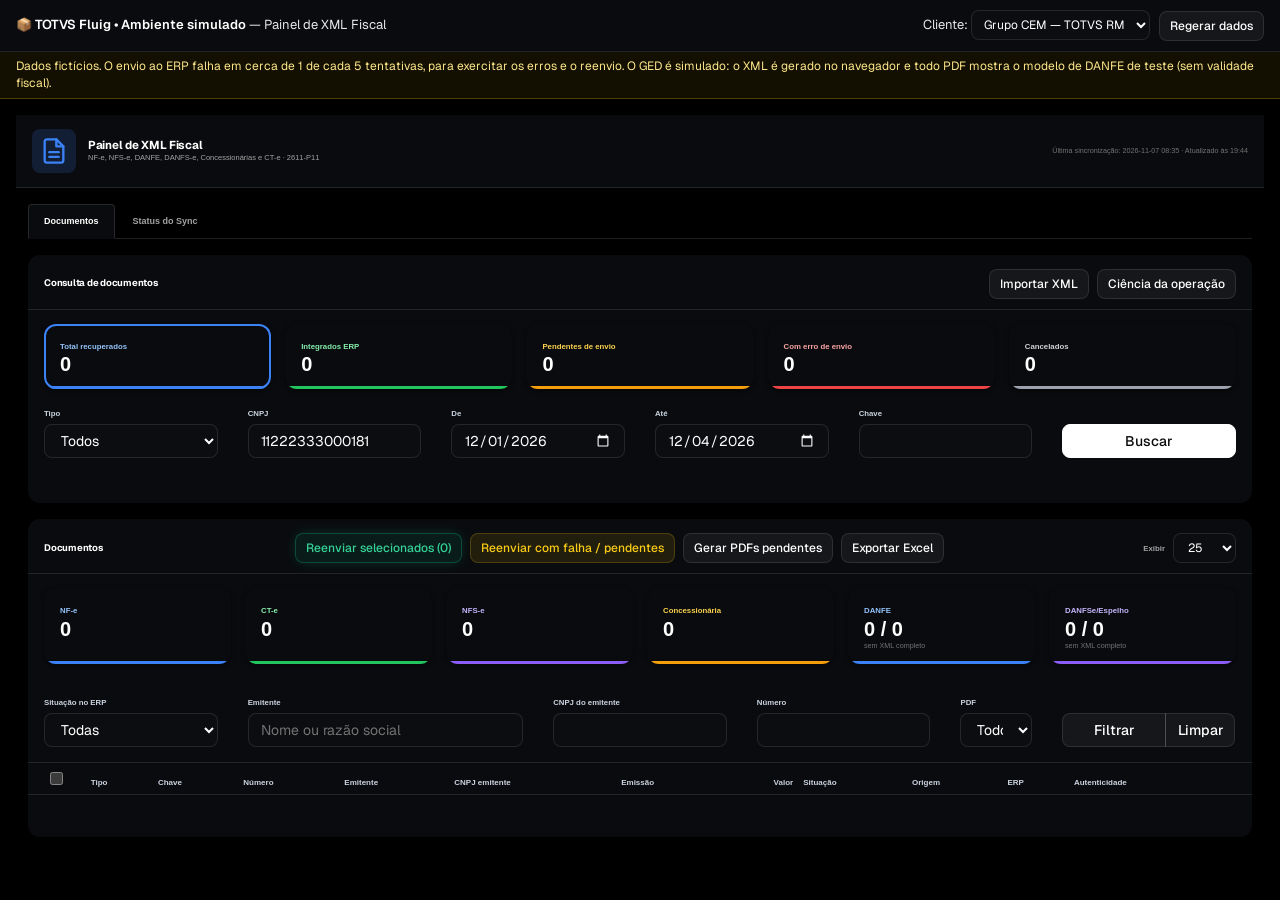
<file: simulador-xml/index.html>
<!DOCTYPE html>
<html lang="pt-BR">
<head>
    <meta charset="UTF-8">
    <meta name="viewport" content="width=device-width, initial-scale=1.0">
    <meta name="color-scheme" content="dark">
    <title>Simulador — Painel de XML Fiscal (PAINEL_XML)</title>
    <!--
        Simulador da widget REAL PAINEL_XML (versão 2611-P11): carrega o view.ftl, o CSS e o JS direto de wcm/widget/PAINEL_XML.
        Simulados: os datasets do Fluig (ds_xf_documentos, ds_xf_status, ds_xf_erp, ds_xf_danfe/danfse, ds_xf_detalhe,
        ds_xf_importar_arquivo, ds_xf_manifestar, ds_xf_sync), o upload ao GED (/ecm/upload e createDocument) e o download
        do GED (getDownloadURL) para XML e PDF fictícios.
        Sempre em modo escuro (tema Ledger de projeto/ledger-theme.css + tokens --pxml-* escuros abaixo).
        Abrir pelo servidor local: node projeto/iniciar_servidor.js  ->  http://localhost:8080/projeto/simulador_widget_painel_xml.html
        (file:// não funciona: o navegador bloqueia a leitura do view.ftl)
    -->
    <link rel="stylesheet" href="bootstrap.min.css">
    <link rel="stylesheet" href="ledger-theme.css">
    <link rel="stylesheet" href="../wcm/widget/PAINEL_XML/src/main/webapp/resources/css/PAINEL_XML.css">
    <style>
        html { color-scheme: dark; }
        body { background: #000; padding: 0; }
        #portal { padding: 16px; }
        .sim-topo { display: flex; flex-wrap: wrap; align-items: center; justify-content: space-between; gap: 10px; padding: 10px 16px; background: #0a0b0e; border-bottom: 1px solid rgba(255,255,255,.1); color: #e5e7eb; font-size: 13px; }
        .sim-topo select { width: auto; display: inline-block; height: 30px; padding: 2px 8px; }
        .sim-topo .btn { margin-left: 6px; }
        .sim-nota { padding: 6px 16px; background: rgba(250,204,21,.08); border-bottom: 1px solid rgba(250,204,21,.25); font-size: 12px; color: #fde68a; }

        /* Tokens --pxml-* escuros. No Fluig eles vêm do tema; aqui são fixos, para o simulador ficar sempre escuro. */
        .pxml-widget {
            --pxml-bg: #000000;
            --pxml-white: #0a0b0e;
            --pxml-border: rgba(255,255,255,.10);
            --pxml-text: #ffffff;
            --pxml-text-muted: #a3a3a3;
            --pxml-text-secondary: #cbd5e1;
            --pxml-text-faint: #737373;
            --pxml-hover-bg: rgba(255,255,255,.05);
            --pxml-sep-color: rgba(255,255,255,.12);
            --pxml-shadow: 0 1px 4px rgba(0,0,0,.6);
            --pxml-shadow-md: 0 4px 14px rgba(0,0,0,.7);
            --pxml-blue-bg: rgba(59,130,246,.16);   --pxml-blue-text: #93c5fd;
            --pxml-green-bg: rgba(34,197,94,.16);   --pxml-green-text: #86efac;
            --pxml-purple-bg: rgba(139,92,246,.18); --pxml-purple-text: #c4b5fd;
            --pxml-amber-bg: rgba(245,158,11,.16);  --pxml-amber-text: #fcd34d;
            --pxml-red-bg: rgba(239,68,68,.16);     --pxml-red-text: #fca5a5;
            --pxml-gray-bg: rgba(255,255,255,.08);  --pxml-gray-text: #d4d4d8;
        }
        .pxml-header { box-shadow: 0 2px 8px rgba(0,0,0,.6); }
        .pxml-xml { background: #06070a; border-color: rgba(255,255,255,.12); color: #cbd5e1; }
        .nav-tabs > li > a { background: transparent; border-color: transparent; color: #a3a3a3; }
        .nav-tabs > li > a:hover, .nav-tabs > li > a:focus { background: rgba(255,255,255,.05); border-color: transparent; color: #fff; }
        .nav-tabs > li.active > a, .nav-tabs > li.active > a:hover, .nav-tabs > li.active > a:focus { background: #0a0b0e; border: 1px solid rgba(255,255,255,.12); border-bottom-color: #0a0b0e; color: #fff; }
        .btn-link { color: #34d399; }
        .btn-link:hover, .btn-link:focus { color: #fff; text-decoration: none; }
    </style>
</head>
<body>
    <div class="sim-topo">
        <div>📦 <strong>TOTVS Fluig &bull; Ambiente simulado</strong> &mdash; Painel de XML Fiscal</div>
        <div>
            Cliente:
            <select id="sim-cliente" class="form-control input-sm">
                <option value="CEM">Grupo CEM &mdash; TOTVS RM</option>
                <option value="ICE">ICE &mdash; TOTVS Datasul</option>
            </select>
            <button type="button" id="sim-regerar" class="btn btn-default btn-sm">Regerar dados</button>
        </div>
    </div>
    <div class="sim-nota">Dados fictícios. O envio ao ERP falha em cerca de 1 de cada 5 tentativas, para exercitar os erros e o reenvio. O GED é simulado: o XML é gerado no navegador e todo PDF mostra o modelo de DANFE de teste (sem validade fiscal).</div>

    <div id="portal"></div>

    <script src="jquery.min.js"></script>
    <script src="bootstrap.min.js"></script>
    <script>
    (function () {
        // ------------------------------------------------------------ dados de exemplo (estado em memoria)
        var estado = { cliente: "CEM", docs: [], integracoes: {}, eventos: {}, ged: {} };
        var semente = 7;
        var sequenciaUpload = 0;
        function alea() { semente = (semente * 9301 + 49297) % 233280; return semente / 233280; }
        function pad(n, t) { n = String(n); while (n.length < t) n = "0" + n; return n; }
        function erpAtual() { return estado.cliente === "CEM" ? "RM" : "DATASUL"; }

        var CNPJS = { CEM: ["11222333000181", "11222333000262"], ICE: ["55666777000100"] };
        var EMITENTES = [["TRANSPORTES ALFA LTDA", "12345678000190"], ["DISTRIBUIDORA BETA SA", "98765432000155"], ["LOCALIZA CONCRETO LTDA", "45678901000122"],
            ["ENERGISA DISTRIBUICAO", "07282377000120"], ["VIVO TELEFONICA BRASIL", "02558157000162"], ["PREFEITURA DE SAO PAULO", "46395000000139"], ["FERRAGENS GAMA ME", "33444555000166"]];
        // Motivos de rejeicao na importacao: o texto casa com as orientacoes de falhaDaImportacao da widget.
        var MOTIVOS_IMPORTACAO = ["CNPJ não monitorado nos Parâmetros", "XML não reconhecido: layout não suportado", "Assinatura digital inválida"];

        function chaveSim(tipo, n) {
            if (tipo === "NFSE" && n % 2 === 0) return "MUN-" + pad(n, 46);   // NFS-e municipal: a widget mostra "Espelho"
            var base = tipo === "NFSE" ? "3550308220057475300010000000000" : "35261100000000000191" + (tipo === "CTE" ? "57" : tipo === "NFE" ? "55" : "66") + "001";
            return (base + pad(n, 19)).substring(0, tipo === "NFSE" ? 50 : 44);
        }

        // Liga o id do GED ao documento, para o download de XML/PDF.
        function registrarGed(d) {
            estado.ged[String(d.ID_GED)] = { tipo: "xml", doc: d };
            if (d.ID_GED_PDF) estado.ged[String(d.ID_GED_PDF)] = { tipo: "pdf", doc: d };
        }

        function gerar() {
            semente = estado.cliente === "CEM" ? 7 : 11;
            var erp = erpAtual();
            var tipos = ["NFE", "NFE", "NFE", "NFE", "CTE", "CTE", "NFSE", "NF3E", "NFCOM"];
            var docs = [];
            for (var i = 1; i <= 78; i++) {
                var tipo = tipos[Math.floor(alea() * tipos.length)];
                var em = EMITENTES[Math.floor(alea() * EMITENTES.length)];
                var cnpjs = CNPJS[estado.cliente];
                var dia = 1 + Math.floor(alea() * 7);
                var chave = chaveSim(tipo, i);
                var r = alea();
                docs.push({
                    TIPO: tipo, CHAVE: chave, CNPJ: cnpjs[Math.floor(alea() * cnpjs.length)], EMITENTE: em[0], NUMERO: String(1000 + i), SERIE: "1",
                    EMISSAO: "2026-11-" + pad(dia, 2), VALOR: (200 + Math.floor(alea() * 90000) / 10).toFixed(2), SITUACAO: r < 0.07 ? "CANCELADO" : "AUTORIZADO",
                    ORIGEM: alea() < 0.8 ? "SEFAZ" : "UPLOAD", NIVEL: alea() < 0.15 && tipo === "NFE" ? "RESUMO" : "COMPLETO",
                    ERP: r < 0.30 ? "INTEGRADO" : r < 0.36 ? "ERRO" : "", AUTENTICIDADE: "OK", ID_GED: String(5000 + i), UF: "35", MUNICIPIO: "",
                    ID_GED_PDF: "", PDF_MODO: tipo === "NFE" || tipo === "NFSE" ? (alea() < 0.12 ? "captura" : "demanda") : "",
                    CNPJ_EMITENTE: em[1], ERP_LIGADO: "S", ERP_NOME: erp, EVENTOS: "0"
                });
            }
            // alguns documentos de CNPJ sem envio ao ERP, para o filtro "Sem envio ao ERP"
            for (var s = 0; s < 6; s++) { docs[s * 11].ERP_LIGADO = ""; docs[s * 11].ERP_NOME = ""; docs[s * 11].ERP = ""; }
            // PDFs ja gerados na captura
            docs.forEach(function (d) { if (d.PDF_MODO === "captura" && d.NIVEL === "COMPLETO") d.ID_GED_PDF = String(7000 + Number(d.NUMERO)); });
            estado.docs = docs;
            estado.integracoes = {};
            estado.eventos = {};
            estado.ged = {};
            docs.forEach(function (d, i) {
                registrarGed(d);
                if (d.ERP === "ERRO") estado.integracoes[d.CHAVE] = [{ n: 1, data: "06/11/2026 14:20", status: "ERRO", msg: "HTTP 500 Internal Server Error" }, { n: 2, data: "07/11/2026 08:05", status: "ERRO", msg: "timeout ao falar com o " + erp }];
                if (d.ERP === "INTEGRADO") estado.integracoes[d.CHAVE] = [{ n: 1, data: "06/11/2026 14:20", status: "INTEGRADO", msg: "Integrado." }];
                if (d.TIPO === "CTE" && i % 3 === 0) { estado.eventos[d.CHAVE] = [{ n: 1, data: "2026-11-04", cod: "110110", texto: "Carta de Correcao: Corrigir o CNPJ do tomador e as observações de entrega" }]; d.EVENTOS = "1"; }
                if (d.SITUACAO === "CANCELADO") { estado.eventos[d.CHAVE] = [{ n: 1, data: "2026-11-06", cod: "110111", texto: "Cancelamento: Documento emitido em duplicidade" }]; d.EVENTOS = "1"; }
            });
        }

        // Documento importado pelo usuario: entra na lista depois do Buscar.
        function criarDocImportado(idGed) {
            var n = estado.docs.length + 1;
            var em = EMITENTES[Math.floor(Math.random() * EMITENTES.length)];
            var doc = {
                TIPO: "NFE", CHAVE: chaveSim("NFE", 800 + n), CNPJ: CNPJS[estado.cliente][0], EMITENTE: em[0], NUMERO: String(2000 + n), SERIE: "1",
                EMISSAO: "2026-11-08", VALOR: "1500.00", SITUACAO: "AUTORIZADO", ORIGEM: "UPLOAD", NIVEL: "COMPLETO", ERP: "", AUTENTICIDADE: "OK",
                ID_GED: String(idGed), UF: "35", MUNICIPIO: "", ID_GED_PDF: "", PDF_MODO: "demanda",
                CNPJ_EMITENTE: em[1], ERP_LIGADO: "S", ERP_NOME: erpAtual(), EVENTOS: "0"
            };
            estado.docs.push(doc);
            registrarGed(doc);
            return doc;
        }

        // ------------------------------------------------------------ arquivos fictícios do GED (XML e PDF)
        function xmlSimulado(d) {
            if (d.TIPO === "CTE") {
                return '<?xml version="1.0" encoding="UTF-8"?>\n<!-- XML FICTICIO: dados simulados para teste do painel -->\n' +
                    '<cteProc versao="4.00" xmlns="http://www.portalfiscal.inf.br/cte"><CTe><infCte Id="CTe' + d.CHAVE + '" versao="4.00">' +
                    '<ide><cUF>35</cUF><nCT>' + d.NUMERO + '</nCT><serie>' + d.SERIE + '</serie><dhEmi>' + d.EMISSAO + 'T10:00:00-03:00</dhEmi></ide>' +
                    '<emit><CNPJ>' + d.CNPJ_EMITENTE + '</CNPJ><xNome>' + d.EMITENTE + '</xNome></emit>' +
                    '<rem><CNPJ>' + d.CNPJ + '</CNPJ></rem><vPrest><vTPrest>' + d.VALOR + '</vTPrest></vPrest></infCte></CTe></cteProc>';
            }
            return '<?xml version="1.0" encoding="UTF-8"?>\n<!-- XML FICTICIO: dados simulados para teste do painel -->\n' +
                '<nfeProc versao="4.00" xmlns="http://www.portalfiscal.inf.br/nfe"><NFe><infNFe Id="NFe' + d.CHAVE + '" versao="4.00">' +
                '<ide><cUF>35</cUF><nNF>' + d.NUMERO + '</nNF><serie>' + d.SERIE + '</serie><dhEmi>' + d.EMISSAO + 'T10:00:00-03:00</dhEmi></ide>' +
                '<emit><CNPJ>' + d.CNPJ_EMITENTE + '</CNPJ><xNome>' + d.EMITENTE + '</xNome></emit>' +
                '<dest><CNPJ>' + d.CNPJ + '</CNPJ></dest><total><ICMSTot><vNF>' + d.VALOR + '</vNF></ICMSTot></total></infNFe></NFe></nfeProc>';
        }
        function arquivoSimulado(idGed) {
            var r = estado.ged[String(idGed)];
            if (!r) return null;
            return new Blob([xmlSimulado(r.doc)], { type: "text/xml;charset=utf-8" });
        }

        // ------------------------------------------------------------ runtime do Fluig simulado
        var FLUIGC = {
            toast: function (cfg) {
                var cls = cfg.type === "success" ? "alert-success" : cfg.type === "danger" ? "alert-danger" : cfg.type === "warning" ? "alert-warning" : "alert-info";
                var $t = $('<div class="alert ' + cls + '" style="position:fixed;top:20px;right:20px;z-index:9999;min-width:300px;box-shadow:0 4px 16px rgba(0,0,0,.6)"></div>').text((cfg.title ? cfg.title + " " : "") + (cfg.message || ""));
                $("body").append($t);
                setTimeout(function () { $t.fadeOut(300, function () { $t.remove(); }); }, 3500);
            },
            modal: function (cfg) {
                $("#" + cfg.id).remove();
                var $m = $('<div class="modal fade" id="' + cfg.id + '" tabindex="-1"><div class="modal-dialog modal-lg"><div class="modal-content"><div class="modal-header"><button type="button" class="close" data-dismiss="modal">&times;</button><h4 class="modal-title"></h4></div><div class="modal-body"></div><div class="modal-footer"><button type="button" class="btn btn-default" data-dismiss="modal">Fechar</button></div></div></div></div>');
                $m.find(".modal-title").html(cfg.title);
                $m.find(".modal-body").html(cfg.content);
                $("body").append($m);
                $m.modal("show");
            },
            message: { confirm: function (cfg, cb) { cb(window.confirm(cfg.title + "\n\n" + cfg.message)); } }
        };
        window.FLUIGC = FLUIGC;
        window.WCMAPI = { organizationId: 1 };
        window.ConstraintType = { MUST: 1 };
        window.SuperWidget = { extend: function (def) { return def; } };

        // Abas em branco e blobs (XML/PDF do GED) abrem de verdade; o resto (URLs do GED) so avisa.
        var abrirReal = window.open;
        window.open = function (url) {
            if (!url || String(url).indexOf("blob:") === 0) return abrirReal.apply(window, arguments);
            FLUIGC.toast({ type: "info", title: "Abriria no GED:", message: url });
            return null;
        };

        // Upload ao GED: a widget envia por XMLHttpRequest para /ecm/upload e espera o JSON com o nome do arquivo.
        var xhrOpen = XMLHttpRequest.prototype.open, xhrSend = XMLHttpRequest.prototype.send;
        XMLHttpRequest.prototype.open = function (metodo, url) {
            this._simUpload = String(url).indexOf("/ecm/upload") === 0;
            return xhrOpen.apply(this, arguments);
        };
        XMLHttpRequest.prototype.send = function (corpo) {
            if (!this._simUpload) return xhrSend.apply(this, arguments);
            var xhr = this, nome = "arquivo";
            try { nome = corpo.get("files").name; } catch (e) { }
            setTimeout(function () {
                Object.defineProperty(xhr, "status", { value: 200 });
                Object.defineProperty(xhr, "responseText", { value: JSON.stringify({ files: [{ name: "sim-" + (++sequenciaUpload) + "-" + nome }] }) });
                if (xhr.onload) xhr.onload();
            }, 120);
        };

        // Chamadas REST do Fluig: criar documento no GED e pedir o endereco de download.
        var ajaxOriginal = $.ajax;
        var PREFIXO_DOWNLOAD = "/api/public/2.0/documents/getDownloadURL/";
        // PDF de qualquer documento: sempre o modelo de DANFE (arquivo modelo-danfe.pdf, ao lado deste HTML).
        var MODELO_PDF = "modelo-danfe.pdf";
        $.ajax = function (cfg) {
            var url = String((cfg && cfg.url) || "");
            if (url.indexOf("/api/public/ecm/document/createDocument") === 0) {
                var id = String(9000 + (++sequenciaUpload));
                setTimeout(function () { if (cfg.success) cfg.success({ content: { id: id } }); }, 120);
                return;
            }
            if (url.indexOf(PREFIXO_DOWNLOAD) === 0) {
                var docId = decodeURIComponent(url.substring(PREFIXO_DOWNLOAD.length));
                var reg = estado.ged[String(docId)];
                if (reg && reg.tipo === "pdf") {
                    fetch(MODELO_PDF).then(function (res) { return res.blob(); }).then(function (b) {
                        cfg.success({ content: { url: URL.createObjectURL(b) } });
                    }).catch(function () { if (cfg.error) cfg.error({ status: 500 }); });
                    return;
                }
                var arquivo = arquivoSimulado(docId);
                setTimeout(function () {
                    if (!arquivo) { if (cfg.error) cfg.error({ status: 404 }); return; }
                    cfg.success({ content: { url: URL.createObjectURL(arquivo) } });
                }, 120);
                return;
            }
            return ajaxOriginal.apply($, arguments);
        };

        function linhasDs(arr) { return { values: arr }; }

        window.DatasetFactory = {
            createConstraint: function (campo, ini) { return { campo: campo, valor: ini }; },
            getDataset: function (nome, campos, cons) {
                var c = {};
                (cons || []).forEach(function (x) { c[x.campo] = x.valor; });
                if (nome === "ds_xf_documentos") {
                    var ini = c.INICIO || "0000-00-00", fim = c.FIM || "9999-99-99";
                    var cnpj = String(c.CNPJ || "").replace(/\D/g, "");
                    return linhasDs(estado.docs.filter(function (d) {
                        return (!cnpj || d.CNPJ === cnpj) && d.EMISSAO >= ini && d.EMISSAO <= fim && (!c.TIPO || d.TIPO === c.TIPO) && (!c.CHAVE || d.CHAVE.indexOf(c.CHAVE) >= 0);
                    }));
                }
                if (nome === "ds_xf_status") {
                    return linhasDs(CNPJS[estado.cliente].map(function (cnpj) {
                        return { CNPJ: cnpj, TIPO: "NFE", SITUACAO: "OK", ULTIMA_OK: "2026-11-07 08:3" + (cnpj.slice(-1) === "1" ? "0" : "5"), DIAS: "0", ULT_NSU: "000000000012345", NOVOS: "3", CSTAT: "138", PROXIMA: "2026-11-07 09:30", ERRO: "" };
                    }));
                }
                if (nome === "ds_xf_erp") {
                    var doc = estado.docs.filter(function (d) { return d.CHAVE === c.CHAVE; })[0];
                    if (!doc || doc.ERP_LIGADO !== "S") return linhasDs([]);
                    var falhou = Math.random() < 0.2;
                    var historico = estado.integracoes[doc.CHAVE] = estado.integracoes[doc.CHAVE] || [];
                    var msg = falhou ? "HTTP 503 " + doc.ERP_NOME + " indisponível" : "Integrado.";
                    historico.push({ n: historico.length + 1, data: new Date().toLocaleString("pt-BR").substring(0, 16), status: falhou ? "ERRO" : "INTEGRADO", msg: msg });
                    doc.ERP = falhou ? "ERRO" : "INTEGRADO";
                    return linhasDs([{ STATUS: doc.ERP, MENSAGEM: msg, CNPJ: doc.CNPJ, TIPO: doc.TIPO, CHAVE: doc.CHAVE, DETALHE: doc.ERP_NOME }]);
                }
                if (nome === "ds_xf_danfe" || nome === "ds_xf_danfse") {
                    var d2 = estado.docs.filter(function (d) { return d.CHAVE === c.CHAVE; })[0];
                    if (!d2) return linhasDs([{ STATUS: "ERRO", MENSAGEM: "Documento não encontrado", CHAVE: "" }]);
                    d2.ID_GED_PDF = d2.ID_GED_PDF || String(7000 + Number(d2.NUMERO));
                    registrarGed(d2);
                    return linhasDs([{ STATUS: "SUCESSO", MENSAGEM: "Gravado no GED.", CNPJ: d2.CNPJ, TIPO: d2.TIPO, CHAVE: d2.CHAVE, DETALHE: d2.ID_GED_PDF }]);
                }
                if (nome === "ds_xf_detalhe") {
                    var saida = [];
                    (estado.integracoes[c.CHAVE] || []).forEach(function (t) { saida.push({ SECAO: "INTEGRACAO", SEQ: String(t.n), DATA: t.data, STATUS: t.status, TEXTO: "ERP " + (estado.docs.filter(function (d) { return d.CHAVE === c.CHAVE; })[0] || {}).ERP_NOME + ": " + t.msg }); });
                    (estado.eventos[c.CHAVE] || []).forEach(function (e) { saida.push({ SECAO: "EVENTO", SEQ: String(e.n), DATA: e.data, STATUS: e.cod, TEXTO: e.texto }); });
                    return linhasDs(saida);
                }
                if (nome === "ds_xf_sync") return linhasDs([{ STATUS: "OK", MENSAGEM: "Sincronização simulada: 3 documentos novos.", CHAVE: "" }]);
                if (nome === "ds_xf_manifestar") return linhasDs([{ STATUS: "OK", MENSAGEM: "Ciência da operação registrada (simulado).", CHAVE: c.CHAVE }]);
                if (nome === "ds_xf_importar_arquivo") {
                    // Um linha por arquivo enviado (DETALHE = id do GED). Uns entram; outros voltam REJEITADO com o motivo.
                    var ids = String(c.DOCUMENT_IDS || "").split(",").filter(Boolean);
                    return linhasDs(ids.map(function (idGed) {
                        if (Math.random() < 0.25) return { STATUS: "REJEITADO", MENSAGEM: MOTIVOS_IMPORTACAO[Math.floor(Math.random() * MOTIVOS_IMPORTACAO.length)], CHAVE: "", DETALHE: idGed };
                        var novo = criarDocImportado(idGed);
                        return { STATUS: "OK", MENSAGEM: "Importado: NF-e " + novo.NUMERO + " (" + novo.EMITENTE + ").", CHAVE: novo.CHAVE, DETALHE: idGed };
                    }));
                }
                return null;
            }
        };

        // ------------------------------------------------------------ monta a widget real
        var instancia = null;
        function limpar(ftl) {
            return ftl.replace(/<#--[\s\S]*?-->/g, "").replace(/<!--[\s\S]*?-->/g, "").replace(/<#assign[^>]*>/g, "")
                .replace(/<#if[^>]*>[\s\S]*?<\/#if>/g, "").replace(/<script[^>]*vcXMLRPC[^>]*><\/script>/g, "")
                .replace(/\$\{instanceId\}/g, "sim1").replace(/\$\{[^}]*\}/g, "");
        }
        function montar(ftl) {
            $(document).off(".sim");
            $("#portal").html(limpar(ftl));
            instancia = Object.create(window.painelXML);
            instancia.instanceId = "sim1";
            instancia.pastaGed = "97265";
            var b = instancia.bindings.local;
            Object.keys(b).forEach(function (chave) {
                b[chave].forEach(function (par) {
                    var p = par.split("_");
                    $(document).on(p[0] + ".sim", "#portal [data-" + chave + "]", function (ev) { instancia[p[1]](this, ev); });
                });
            });
            instancia.init();
            $("#cnpj_sim1").val(CNPJS[estado.cliente][0]);
        }

        var ftlTexto = null;
        function reiniciar() {
            estado.cliente = $("#sim-cliente").val();
            gerar();
            montar(ftlTexto);
        }

        $.when(
            $.get("../wcm/widget/PAINEL_XML/src/main/resources/view.ftl", null, null, "text"),
            $.getScript("../wcm/widget/PAINEL_XML/src/main/webapp/resources/js/PAINEL_XML.js")
        ).done(function (ftl) {
            ftlTexto = ftl[0];
            $("#sim-cliente").on("change", reiniciar);
            $("#sim-regerar").on("click", reiniciar);
            reiniciar();
        }).fail(function () {
            $("#portal").html('<div class="alert alert-danger" style="margin:16px">Não foi possível carregar a widget. Abra pelo servidor local: <code>node projeto/iniciar_servidor.js</code> e acesse <code>http://localhost:8080/projeto/simulador_widget_painel_xml.html</code>.</div>');
        });
    })();
    </script>
</body>
</html>
</file>
<file: wcm/widget/PAINEL_XML/src/main/webapp/resources/css/PAINEL_XML.css>
/*
  PAINEL DE XML FISCAL - ESTILOS GERAIS E RESPONSIVOS
  Widget: PAINEL_XML
  Responsável: Ricardo Andrade
  Última Modificação: 2611-P11
  Padrão visual: PAINEL_AUTORIZACAO (header bar, KPI cards, seções). Modo escuro via tokens --fs-color-* do Fluig 2.0.
*/

/* ===== VARIÁVEIS ===== */
.pxml-widget {
    --pxml-font: "Lato", "Helvetica Neue", Helvetica, Arial, sans-serif;
    --pxml-bg: var(--fs-color-neutral-light-05, #f0f2f5);
    --pxml-white: var(--fs-color-neutral-light-00, #ffffff);
    --pxml-border: var(--fs-color-neutral-light-10, #e5e7eb);
    --pxml-text: var(--fs-color-neutral-dark-95, #111827);
    --pxml-text-muted: var(--fs-color-neutral-mid-60, #6b7280);
    --pxml-text-secondary: var(--fs-color-neutral-dark-80, #374151);
    --pxml-text-faint: var(--fs-color-neutral-mid-40, #9ca3af);
    --pxml-hover-bg: var(--fs-color-neutral-light-05, #f3f4f6);
    --pxml-sep-color: var(--fs-color-neutral-light-10, #d1d5db);
    --pxml-shadow: 0 1px 4px rgba(0,0,0,0.08);
    --pxml-shadow-md: 0 4px 12px rgba(0,0,0,0.10);
    --pxml-radius: 12px;
    --pxml-radius-sm: 8px;

    --pxml-blue: #3b82f6;   --pxml-blue-bg: #eff6ff;   --pxml-blue-text: #1d4ed8;
    --pxml-green: #22c55e;  --pxml-green-bg: #f0fdf4;  --pxml-green-text: #16a34a;
    --pxml-purple: #8b5cf6; --pxml-purple-bg: #f5f3ff; --pxml-purple-text: #7c3aed;
    --pxml-amber: #f59e0b;  --pxml-amber-bg: #fffbeb;  --pxml-amber-text: #b45309;
    --pxml-red: #ef4444;    --pxml-red-bg: #fef2f2;    --pxml-red-text: #b91c1c;
    --pxml-gray: #9ca3af;   --pxml-gray-bg: #f3f4f6;   --pxml-gray-text: #4b5563;
}

/* ===== BASE ===== */
.pxml-widget {
    font-family: var(--pxml-font);
    background-color: var(--pxml-bg);
    color: var(--pxml-text);
    padding: 0 12px 24px;
}

/* ===== HEADER ===== */
.pxml-header {
    display: flex;
    align-items: center;
    justify-content: space-between;
    flex-wrap: wrap;
    gap: 10px;
    background: var(--pxml-white);
    border-bottom: 1px solid var(--pxml-border);
    padding: 14px 16px;
    margin: 0 -12px 16px;
    box-shadow: 0 2px 8px rgba(0,0,0,0.06);
}
.pxml-header-brand { display: flex; align-items: center; gap: 12px; }
.pxml-header-icon-wrap {
    width: 44px; height: 44px;
    background: var(--pxml-blue-bg);
    border-radius: var(--pxml-radius-sm);
    display: flex; align-items: center; justify-content: center;
    color: var(--pxml-blue);
    flex-shrink: 0;
}
.pxml-header-text { display: flex; flex-direction: column; }
.pxml-title { font-size: 1.15rem; font-weight: 700; color: var(--pxml-text); margin: 0; line-height: 1.2; }
.pxml-subtitle { font-size: 0.75rem; color: var(--pxml-text-muted); margin-top: 1px; }
.pxml-header-actions { display: flex; align-items: center; gap: 6px; flex-wrap: wrap; }
.pxml-action-btn {
    display: inline-flex; align-items: center; gap: 5px;
    background: none; border: none;
    color: var(--pxml-text-secondary);
    font-size: 0.82rem; font-family: var(--pxml-font); font-weight: 500;
    cursor: pointer; text-decoration: none;
    padding: 5px 8px; border-radius: 6px;
    transition: background 0.15s, color 0.15s;
}
.pxml-action-btn:hover { background: var(--pxml-hover-bg); color: var(--pxml-text); text-decoration: none; }
.pxml-sep { color: var(--pxml-sep-color); font-size: 1rem; margin: 0 2px; }
.pxml-last-update { font-size: 0.72rem; color: var(--pxml-text-faint); margin-left: 6px; white-space: nowrap; }

/* ===== KPI CARDS ===== */
.pxml-kpi-grid { display: grid; grid-template-columns: repeat(6, 1fr); gap: 14px; margin-bottom: 16px; }
.pxml-kpi-card {
    background: var(--pxml-white);
    border-radius: var(--pxml-radius);
    box-shadow: var(--pxml-shadow);
    padding: 18px 16px 14px;
    display: flex; align-items: flex-start; gap: 14px;
    position: relative; overflow: hidden;
    transition: box-shadow 0.2s;
}
.pxml-kpi-card:hover { box-shadow: var(--pxml-shadow-md); }
.pxml-kpi-body { display: flex; flex-direction: column; gap: 2px; flex: 1; min-width: 0; }
.pxml-kpi-label { font-size: 0.78rem; font-weight: 600; color: var(--pxml-text-muted); line-height: 1.2; }
.pxml-label-blue   { color: var(--pxml-blue-text); }
.pxml-label-green  { color: var(--pxml-green-text); }
.pxml-label-purple { color: var(--pxml-purple-text); }
.pxml-label-amber  { color: var(--pxml-amber-text); }
.pxml-label-red    { color: var(--pxml-red-text); }
.pxml-label-gray   { color: var(--pxml-gray-text); }
.pxml-kpi-num { font-size: 2rem; font-weight: 700; color: var(--pxml-text); line-height: 1.1; }
.pxml-kpi-sub { font-size: 0.72rem; color: var(--pxml-text-faint); line-height: 1.2; }
.pxml-kpi-bar { position: absolute; bottom: 0; left: 0; right: 0; height: 3px; border-radius: 0 0 var(--pxml-radius) var(--pxml-radius); }
.pxml-bar-blue   { background: var(--pxml-blue); }
.pxml-bar-green  { background: var(--pxml-green); }
.pxml-bar-purple { background: var(--pxml-purple); }
.pxml-bar-amber  { background: var(--pxml-amber); }
.pxml-bar-red    { background: var(--pxml-red); }
.pxml-bar-gray   { background: var(--pxml-gray); }

/* Cartoes da operacao: clique filtra a grade */
.pxml-kpi-ops { grid-template-columns: repeat(5, 1fr); }
.pxml-kpi-click { cursor: pointer; }
.pxml-kpi-ativo { outline: 2px solid var(--pxml-blue); outline-offset: -2px; }

/* ===== SEÇÕES ===== */
.pxml-section {
    background: var(--pxml-white);
    border-radius: var(--pxml-radius);
    box-shadow: var(--pxml-shadow);
    overflow: hidden;
    margin-bottom: 16px;
}
.pxml-section-header {
    display: flex; align-items: center; justify-content: space-between; flex-wrap: wrap; gap: 8px;
    padding: 14px 16px 10px;
    border-bottom: 1px solid var(--pxml-border);
}
.pxml-section-tools { display: flex; align-items: center; gap: 8px; flex-wrap: wrap; }
.pxml-section-tools .form-control { width: auto; }
.pxml-tamanho { margin: 0 0 0 6px; font-size: 0.78rem; font-weight: 600; }
.pxml-chave { font-size: 0.72rem; }
.pxml-erp-nome { color: var(--pxml-text-muted); }
.pxml-paginacao { display: flex; align-items: center; justify-content: space-between; flex-wrap: wrap; gap: 8px; padding: 8px 16px; }
.pxml-paginacao .pagination { margin: 0; }
.pxml-section-title { font-size: 0.95rem; font-weight: 700; color: var(--pxml-text); margin: 0; }
.pxml-section-body { padding: 14px 16px 4px; }
.pxml-kpi-bloco { padding-bottom: 0; }
.pxml-filtros-bloco { padding-bottom: 0; border-bottom: 1px solid var(--pxml-border); }
.pxml-section-body > .pxml-kpi-grid, .pxml-kpi-bloco > .pxml-kpi-grid { margin-bottom: 14px; }
.pxml-section-body label { font-size: 0.78rem; font-weight: 600; color: var(--pxml-text-secondary); }
.pxml-aviso { min-height: 18px; margin: 0 0 8px; font-size: 0.8rem; color: var(--pxml-text-muted); }

/* ===== TABELAS ===== */
.pxml-table { margin-bottom: 0; font-size: 0.8rem; }
.pxml-table > thead > tr > th {
    color: var(--pxml-text-secondary);
    font-weight: 600;
    white-space: nowrap;
    border-bottom: 1px solid var(--pxml-border);
}
.pxml-table > tbody > tr > td { padding: 6px 8px; border-top: 1px solid var(--pxml-border); color: var(--pxml-text); }
.pxml-table > tbody > tr { background-color: var(--pxml-white); transition: background 0.2s; }
.pxml-table.table-hover > tbody > tr:hover { background-color: var(--pxml-hover-bg); }

/* ===== EDICAO (edit.ftl) ===== */
.pxml-edit-title { font-family: fantasy; margin: 0; }

/* ===== RESPONSIVO ===== */
@media screen and (max-width: 1199px) {
    .pxml-kpi-grid { grid-template-columns: repeat(3, 1fr); }
    .pxml-kpi-ops { grid-template-columns: repeat(3, 1fr); }
}
@media screen and (max-width: 991px) {
    .pxml-kpi-grid, .pxml-kpi-ops { grid-template-columns: repeat(2, 1fr); }
}
@media screen and (max-width: 767px) {
    .pxml-kpi-grid { gap: 8px; }
    .pxml-kpi-num { font-size: 1.5rem; }
    .pxml-kpi-card { padding: 12px 10px; }
    .pxml-header { padding: 10px 12px; }
    .pxml-title { font-size: 0.95rem; }
    .pxml-subtitle, .pxml-last-update { display: none; }
}

/* XML em tela (modal do botao XML) */
.pxml-falhas .pxml-falha-arquivo { word-break: break-all; width: 30%; }
.pxml-falhas .pxml-falha-dica { font-size: 12px; margin-top: 4px; }
.pxml-xml { max-height: 65vh; overflow: auto; font-size: 12px; white-space: pre; background: #f7f7f9; border: 1px solid #e1e1e8; }

/* ===== ABAS (Documentos / Status do Sync) ===== */
.pxml-tabs { margin: 0 0 16px; border-bottom: 1px solid var(--pxml-sep-color); }
.pxml-tabs > li > a { font-weight: 600; font-size: 0.9rem; color: var(--pxml-text-secondary); }
.pxml-tabs > li.active > a, .pxml-tabs > li.active > a:hover { color: var(--pxml-text); }
.pxml-pane { display: none; }
.pxml-pane.active { display: block; }
</file>
<file: simulador-xml/ledger-theme.css>
/* ==========================================================================
   Ledger Design System — tema escuro para o simulador do Painel de XML Fiscal
   Carregar DEPOIS de bootstrap.min.css e PAINEL_XML.css.
   Só sobrescreve; não altera o CSS da widget publicada no Fluig.
   ========================================================================== */
@import url('https://fonts.googleapis.com/css2?family=Geist:wght@300;400;500;600;700&display=swap');

:root {
  --canvas: #000000;
  --surface-card: #0a0b0e;
  --surface-app: #0c0d10;
  --surface-inner: #121317;
  --surface-tooltip: #1a1b20;
  --surface-announce: #0f172a;
  --ink: #ffffff;
  --ink-inverse: #0a0a0a;
  --text-default: #cbd5e1;
  --text-secondary: #94a3b8;
  --text-ui: #a3a3a3;
  --text-muted: #737373;
  --border-card: #ffffff1a;
  --border-hairline: #ffffff0d;
  --border-hover: #ffffff33;
  --fill-subtle: #ffffff0d;
  --fill-hover: #ffffff1a;
  --fill-tile: #ffffff05;
  --accent: #10b981;
  --accent-text: #34d399;
  --accent-deep: #059669;
  --accent-soft: #10b9811a;
  --accent-border: #10b98133;
  --accent-border-strong: #10b9814d;
  --secondary: #a855f7;
  --negative: #f43f5e;
  --negative-soft: #f43f5e1a;
  --notice: #facc15;
  --font-sans: "Geist", "Inter", ui-sans-serif, system-ui, sans-serif;
  --font-mono: ui-monospace, SFMono-Regular, Menlo, Consolas, monospace;

  /* variáveis da widget (widget_painel_cte.css) remapeadas para o Ledger */
  --modelo-primary: var(--ink);
  --modelo-secondary: var(--surface-inner);
  --modelo-accent: var(--accent);
  --modelo-accent-light: var(--accent-soft);
  --modelo-success: var(--accent-text);
  --modelo-warning: var(--notice);
  --modelo-danger: var(--negative);
  --modelo-muted: var(--text-ui);
  --modelo-border: var(--border-card);
  --modelo-bg: var(--surface-app);
}

body {
  background: var(--canvas);
  color: var(--text-default);
  font-family: var(--font-sans);
  font-size: 13px;
  padding: 20px;
  -webkit-font-smoothing: antialiased;
}
a { color: var(--accent-text); }
a:hover, a:focus { color: var(--ink); }
strong, b { color: var(--ink); font-weight: 600; }
label { color: var(--text-ui); font-weight: 500; font-size: 12px; }
h1,h2,h3,h4,h5,h6 { font-family: var(--font-sans); letter-spacing: -0.025em; }

/* ── barra do portal ── */
.portal-topbar {
  background: var(--surface-card);
  border: 1px solid var(--border-card);
  border-radius: 16px;
  box-shadow: none;
  color: var(--text-secondary);
  padding: 12px 24px;
}
.portal-brand { color: var(--ink); font-weight: 500; }
.portal-badge {
  background: var(--accent-soft);
  border: 1px solid var(--accent-border);
  color: var(--accent-text);
  border-radius: 9999px;
  font-weight: 700;
  letter-spacing: .05em;
  text-transform: uppercase;
  font-size: 10px;
}

/* ── painel da widget ── */
.widget-panel-cte.panel,
.panel {
  background: var(--surface-card);
  border: 1px solid var(--border-card);
  color: var(--text-default);
  box-shadow: none;
}
.widget-panel-cte { border-radius: 24px; box-shadow: 0 25px 50px -12px #00000040; overflow: hidden; }
.widget-panel-cte > .panel-heading.widget-header {
  background: var(--surface-card);
  border-bottom: 1px solid var(--border-card);
  color: var(--ink);
  padding: 22px 28px;
  border-radius: 0;
  position: relative;
}
.widget-panel-cte > .panel-heading.widget-header::before {
  content: ""; position: absolute; right: -60px; top: -90px; width: 280px; height: 280px;
  border-radius: 50%; background: #10b9811a; filter: blur(80px); pointer-events: none;
}
.widget-panel-cte > .panel-heading > .row { position: relative; }
.widget-panel-cte .panel-title { color: var(--ink); font-size: 20px; font-weight: 300; letter-spacing: -0.025em; }
.widget-panel-cte .panel-title strong { font-weight: 600; }
.widget-subtitle { color: var(--text-secondary); }
.sync-badge, .label.sync-badge {
  background: var(--accent-soft);
  border: 1px solid var(--accent-border);
  color: var(--accent-text);
  border-radius: 9999px;
}
.widget-panel-cte > .panel-body { padding: 24px 28px; background: transparent; }

/* ── KPI cards ── */
.card-kpi {
  background: var(--surface-inner);
  border: 1px solid var(--border-hairline);
  border-radius: 16px;
  box-shadow: none;
}
.card-kpi:hover { transform: none; border-color: var(--border-card); box-shadow: none; }
.card-kpi.active-filter { background: var(--accent-soft); border-color: var(--accent-border-strong); box-shadow: 0 0 15px -3px #10b9814d; }
.card-kpi::before { display: none; }
.kpi-icon { background: var(--fill-subtle) !important; border: 1px solid var(--border-hairline); border-radius: 12px; }
.kpi-total .kpi-icon { box-shadow: inset 0 -2px 0 var(--accent); }
.kpi-success .kpi-icon { box-shadow: inset 0 -2px 0 var(--accent-text); }
.kpi-warning .kpi-icon { box-shadow: inset 0 -2px 0 var(--notice); }
.kpi-danger .kpi-icon { box-shadow: inset 0 -2px 0 var(--negative); }
.kpi-muted .kpi-icon { box-shadow: inset 0 -2px 0 var(--text-muted); }
.kpi-value { font-size: 26px; font-weight: 300; letter-spacing: -0.025em; color: var(--ink); font-variant-numeric: tabular-nums; }
.kpi-success .kpi-value { color: var(--accent-text); }
.kpi-warning .kpi-value { color: var(--notice); }
.kpi-danger .kpi-value { color: var(--negative); }
.kpi-muted .kpi-value { color: var(--text-ui); }
.kpi-label { color: var(--text-ui); font-weight: 500; letter-spacing: .05em; }

/* ── filtros e formulários ── */
.filter-panel { background: var(--surface-inner); border: 1px solid var(--border-hairline); border-radius: 16px; overflow: hidden; }
.filter-panel .panel-heading { background: var(--fill-tile); border-bottom: 1px solid var(--border-hairline); color: var(--text-default); }
.filter-panel .panel-body { background: transparent; }
.form-control {
  background: var(--surface-app);
  border: 1px solid var(--border-card);
  border-radius: 8px;
  color: var(--ink);
  box-shadow: none;
  font-family: var(--font-sans);
}
.form-control::placeholder { color: var(--text-muted); }
.form-control:hover { background: var(--surface-tooltip); }
.form-control:focus { background: var(--surface-app); border-color: var(--accent-border-strong); box-shadow: 0 0 0 2px var(--accent-border); outline: none; }
.form-control option { background: var(--surface-inner); color: var(--ink); }
select.form-control { color-scheme: dark; }
.input-group-addon { background: var(--fill-subtle); border: 1px solid var(--border-card); color: var(--text-ui); border-radius: 8px; }
input[type="checkbox"] { accent-color: var(--accent); }

/* ── botões ── */
.btn { font-family: var(--font-sans); font-weight: 500; border-radius: 8px; border-width: 1px; transition: all .2s; text-shadow: none; box-shadow: none; }
.btn:focus, .btn:active:focus, .btn:focus-visible { outline: 2px solid var(--accent-text); outline-offset: 2px; }
.btn-default { background: var(--fill-subtle); border-color: var(--border-card); color: var(--ink); }
.btn-default:hover, .btn-default:focus, .btn-default:active { background: var(--fill-hover); border-color: var(--border-card); color: var(--ink); }
.btn-primary { background: var(--ink); border-color: var(--ink); color: var(--ink-inverse); }
.btn-primary:hover, .btn-primary:focus, .btn-primary:active { background: #e2e8f0; border-color: #e2e8f0; color: var(--ink-inverse); }
.btn-success { background: var(--accent-soft); border-color: var(--accent-border-strong); color: var(--accent-text); box-shadow: 0 0 15px -3px #10b9814d; }
.btn-success:hover, .btn-success:focus, .btn-success:active { background: var(--accent-border); border-color: var(--accent-border-strong); color: var(--ink); }
.btn-warning { background: #facc151a; border-color: #facc1533; color: var(--notice); }
.btn-warning:hover, .btn-warning:focus, .btn-warning:active { background: #facc1533; border-color: #facc1533; color: var(--ink); }
.btn-danger { background: var(--negative-soft); border-color: #f43f5e33; color: var(--negative); }
.btn-danger:hover, .btn-danger:focus { background: #f43f5e33; color: var(--ink); }
.btn-info { background: var(--fill-subtle); border-color: var(--border-card); color: var(--ink); }
.btn[disabled], .btn.disabled { opacity: .4; }
.btn-copy-chave { color: var(--text-muted); }
.btn-copy-chave:hover { color: var(--accent-text); background: transparent; }

/* ── tabela ── */
.grid-cte-wrapper { background: var(--surface-inner); border: 1px solid var(--border-hairline); border-radius: 16px; overflow: hidden; }
.table { color: var(--text-default); background: transparent; }
.table-cte thead th {
  background: var(--fill-subtle);
  color: var(--text-ui);
  border-color: var(--border-hairline) !important;
  letter-spacing: .05em;
}
.table-cte tbody td, .table > tbody > tr > td, .table > tbody > tr > th { color: var(--text-default); border-color: var(--border-hairline) !important; background: transparent; }
.table-striped > tbody > tr:nth-of-type(odd) > td, .table-striped > tbody > tr:nth-of-type(odd) { background: var(--fill-tile); }
.table-bordered, .table-bordered > thead > tr > th, .table-bordered > tbody > tr > td { border-color: var(--border-hairline); }
.table-cte tbody tr:hover td { background-color: var(--fill-subtle) !important; }
.cte-chave-short { color: var(--accent-text); }
.emitente-razao { color: var(--ink); }
.emitente-cnpj { color: var(--text-muted); }

/* ── status ── */
.badge-status { border-radius: 6px; letter-spacing: .03em; }
.badge-status.s-integrado { background: var(--accent-soft); color: var(--accent-text); border: 1px solid var(--accent-border); }
.badge-status.s-pendente  { background: #facc151a; color: var(--notice); border: 1px solid #facc1533; }
.badge-status.s-erro      { background: var(--negative-soft); color: var(--negative); border: 1px solid #f43f5e33; }
.badge-status.s-cancelado { background: var(--fill-subtle); color: var(--text-ui); border: 1px solid var(--border-card); }
.badge-cce { background: #facc151a; color: var(--notice); border: 1px solid #facc1533; }
.badge-cce:hover { background: #facc1533; }
.label { border-radius: 6px; font-weight: 600; }
.label-info, .label-default { background: var(--fill-subtle); color: var(--text-default); border: 1px solid var(--border-card); }
.label-success { background: var(--accent-soft); color: var(--accent-text); border: 1px solid var(--accent-border); }
.label-warning { background: #facc151a; color: var(--notice); border: 1px solid #facc1533; }
.label-danger { background: var(--negative-soft); color: var(--negative); border: 1px solid #f43f5e33; }

/* ── paginação ── */
.pagination-info { color: var(--text-ui); }
.pagination > li > a, .pagination > li > span { background: var(--fill-subtle); border-color: var(--border-card); color: var(--text-default); }
.pagination > li > a:hover, .pagination > li > span:hover { background: var(--fill-hover); color: var(--ink); border-color: var(--border-card); }
.pagination > .active > a, .pagination > .active > a:hover, .pagination > .active > a:focus,
.pagination > .active > span { background: var(--accent-soft); border-color: var(--accent-border-strong); color: var(--accent-text); }
.pagination > .disabled > a, .pagination > .disabled > span { background: transparent; color: var(--text-muted); border-color: var(--border-hairline); }

/* ── modal e toast (gerados pelo simulador com estilos inline) ── */
.modal-content { background: var(--surface-card) !important; border: 1px solid var(--border-card) !important; border-radius: 24px !important; color: var(--text-default); box-shadow: 0 25px 50px -12px #000; }
.modal-header { background: var(--surface-inner) !important; border-bottom: 1px solid var(--border-card) !important; color: var(--ink) !important; }
.modal-title { font-weight: 600 !important; letter-spacing: -0.025em; color: var(--ink); }
.modal-header .close { color: var(--ink) !important; text-shadow: none; }
.modal-footer { border-top: 1px solid var(--border-card) !important; }
.modal-backdrop.in { opacity: .7; }
.xml-viewer-code { background: var(--canvas); color: var(--text-default); border: 1px solid var(--border-hairline); border-radius: 12px; font-family: var(--font-mono); }
.alert { border-radius: 16px; border: 1px solid var(--border-card); background: var(--surface-inner); color: var(--text-default); }
.alert h4 { color: var(--ink); }
.alert-success { background: var(--surface-inner); border-color: var(--accent-border-strong); color: var(--accent-text); }
.alert-warning { background: var(--surface-inner); border-color: #facc1533; color: var(--notice); }
.alert-danger { background: var(--surface-inner); border-color: #f43f5e33; color: var(--negative); }
.alert-info { background: var(--surface-inner); border-color: var(--border-card); color: var(--text-default); }
.alert .close { color: var(--ink); opacity: .6; text-shadow: none; }
.well, .table-responsive { border-color: var(--border-hairline); }
code { background: var(--fill-subtle); color: var(--ink); border: 1px solid var(--border-hairline); border-radius: 4px; }
hr { border-top-color: var(--border-card); }
.text-muted { color: var(--text-muted); }

@media (prefers-reduced-motion: reduce) { * { transition: none !important; } }
</file>
